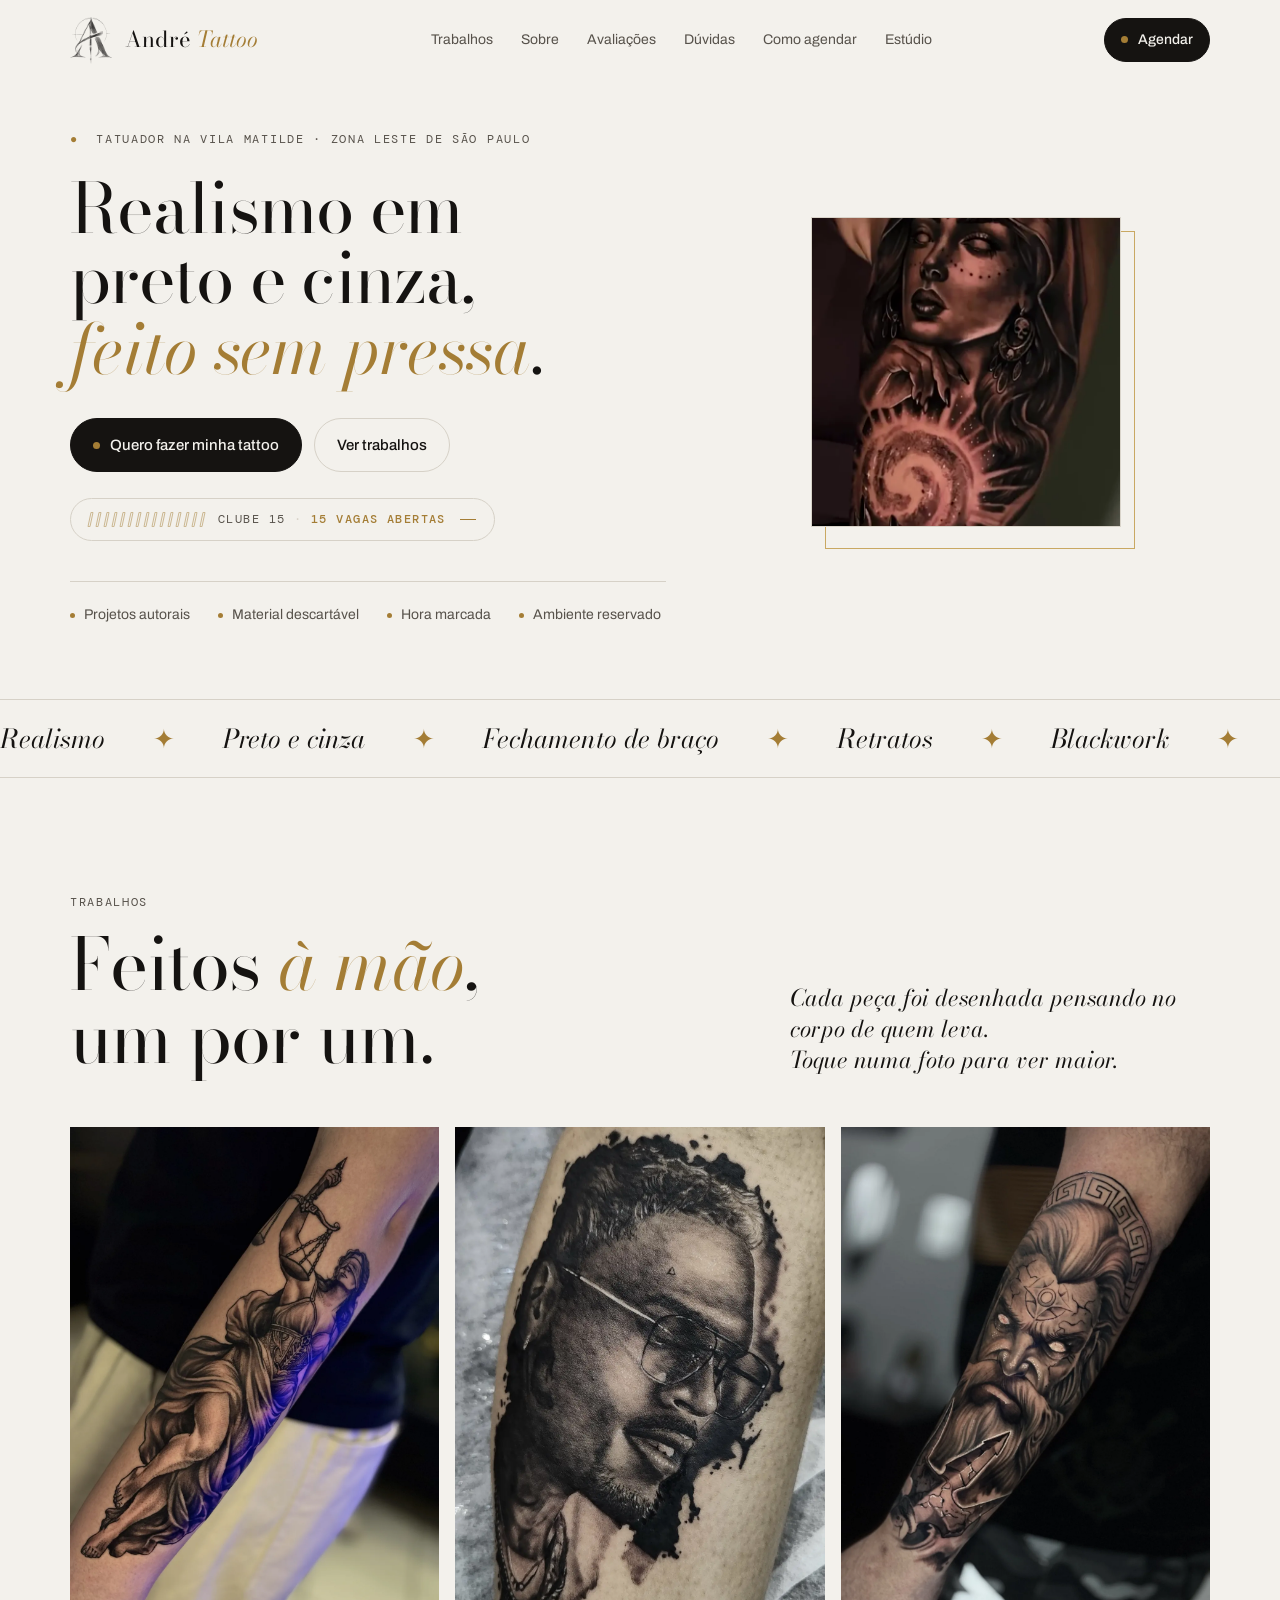
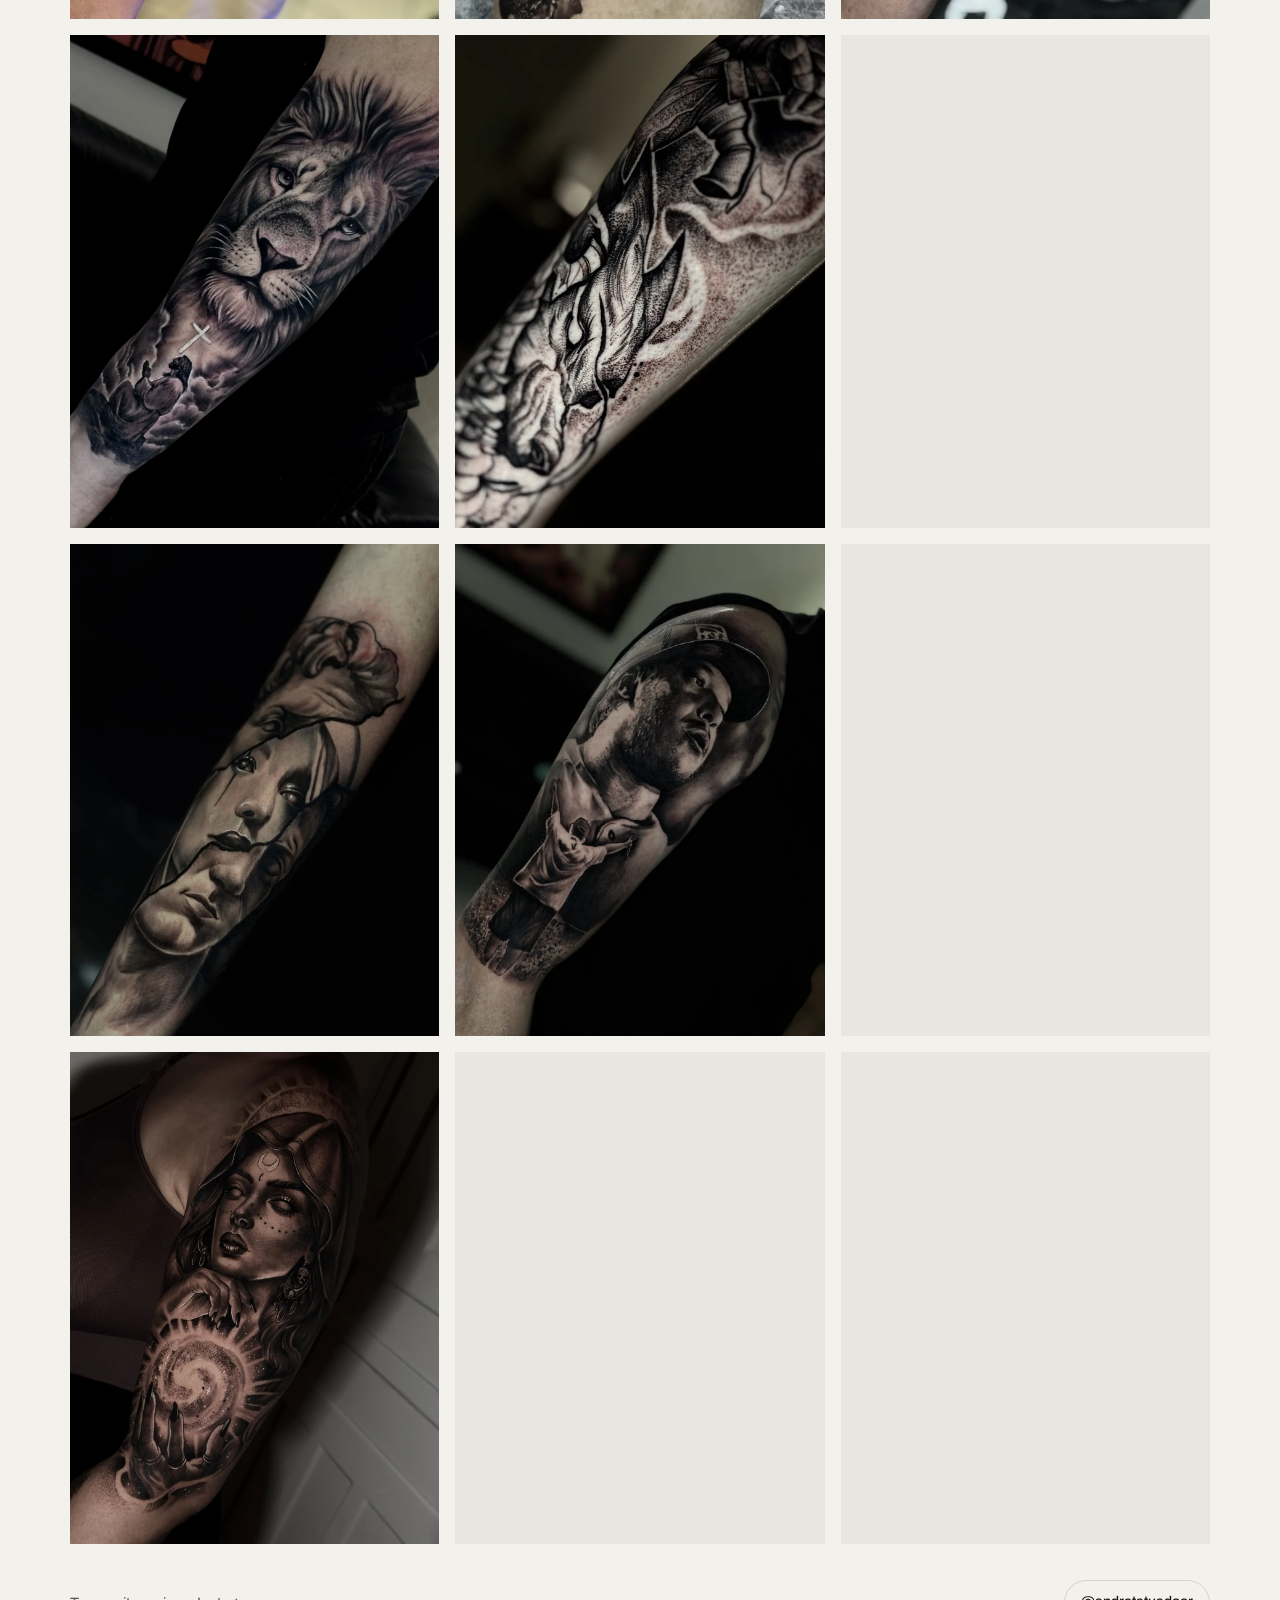
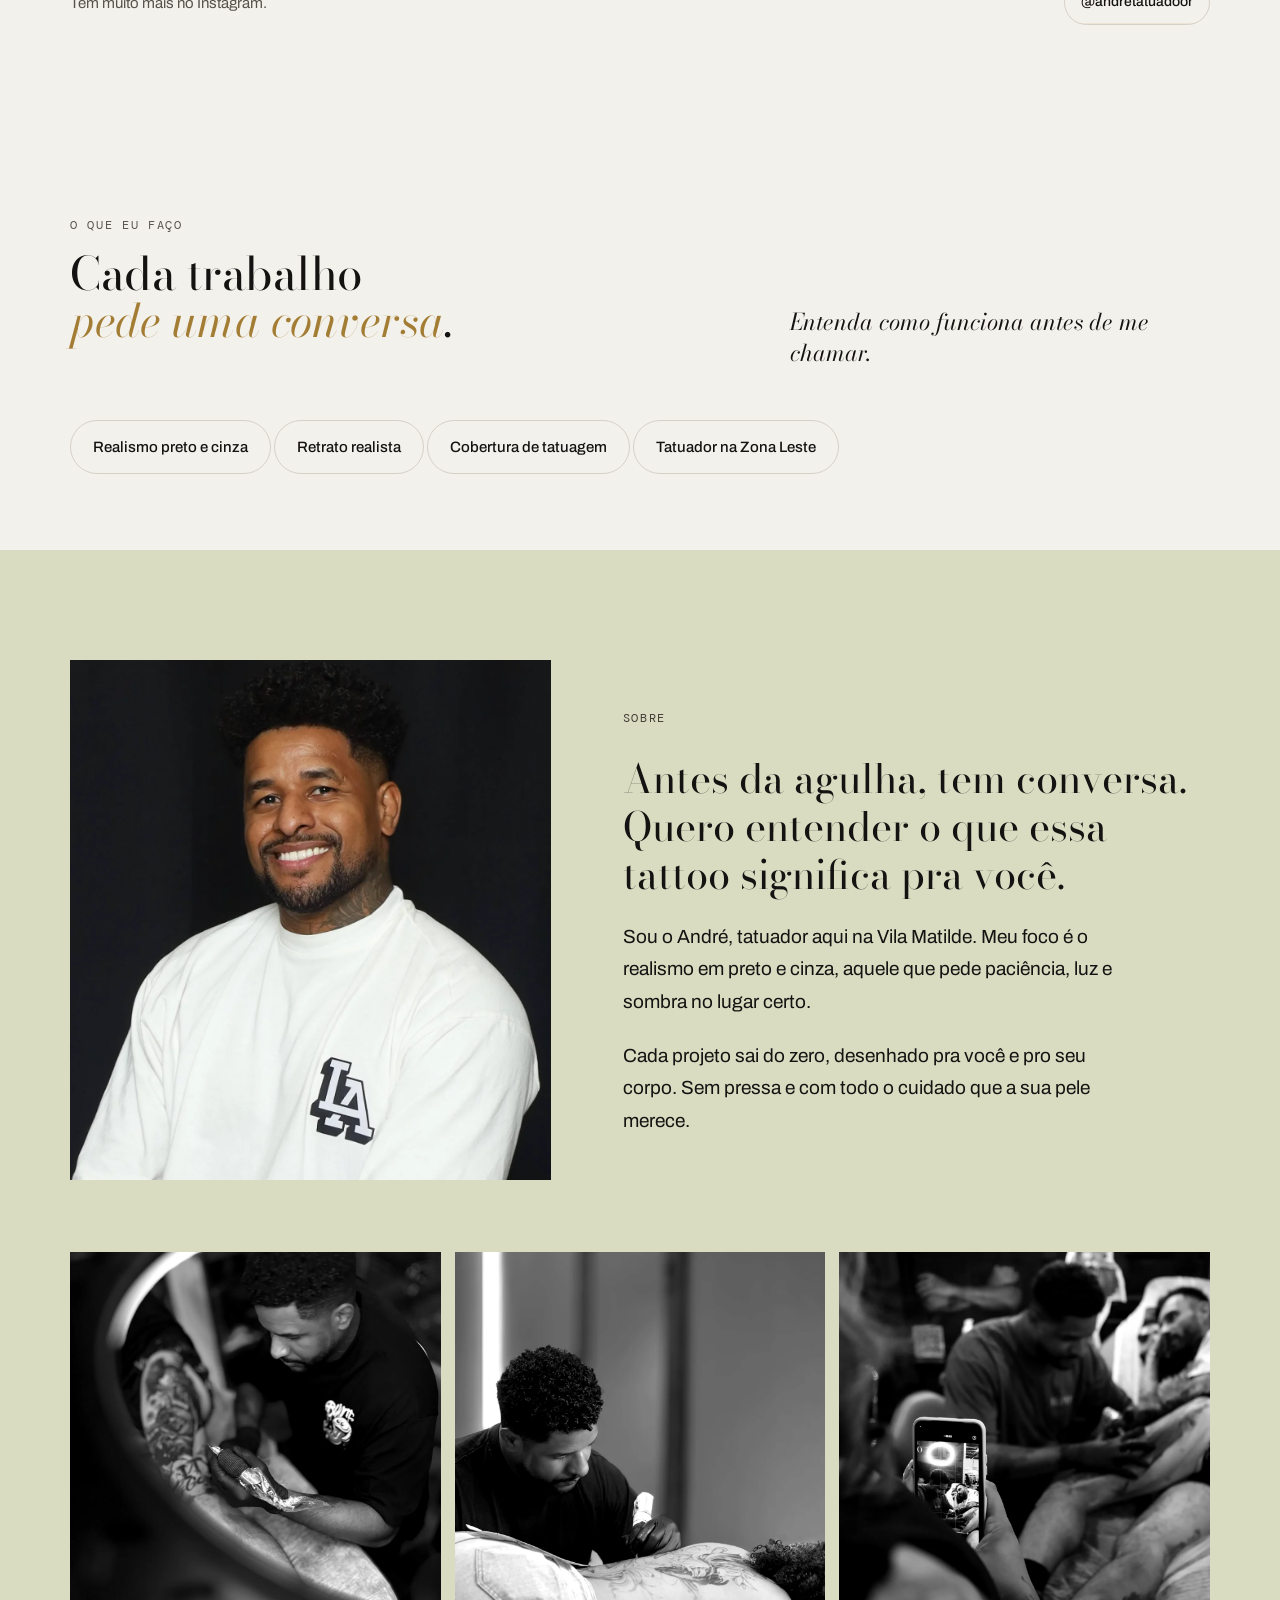
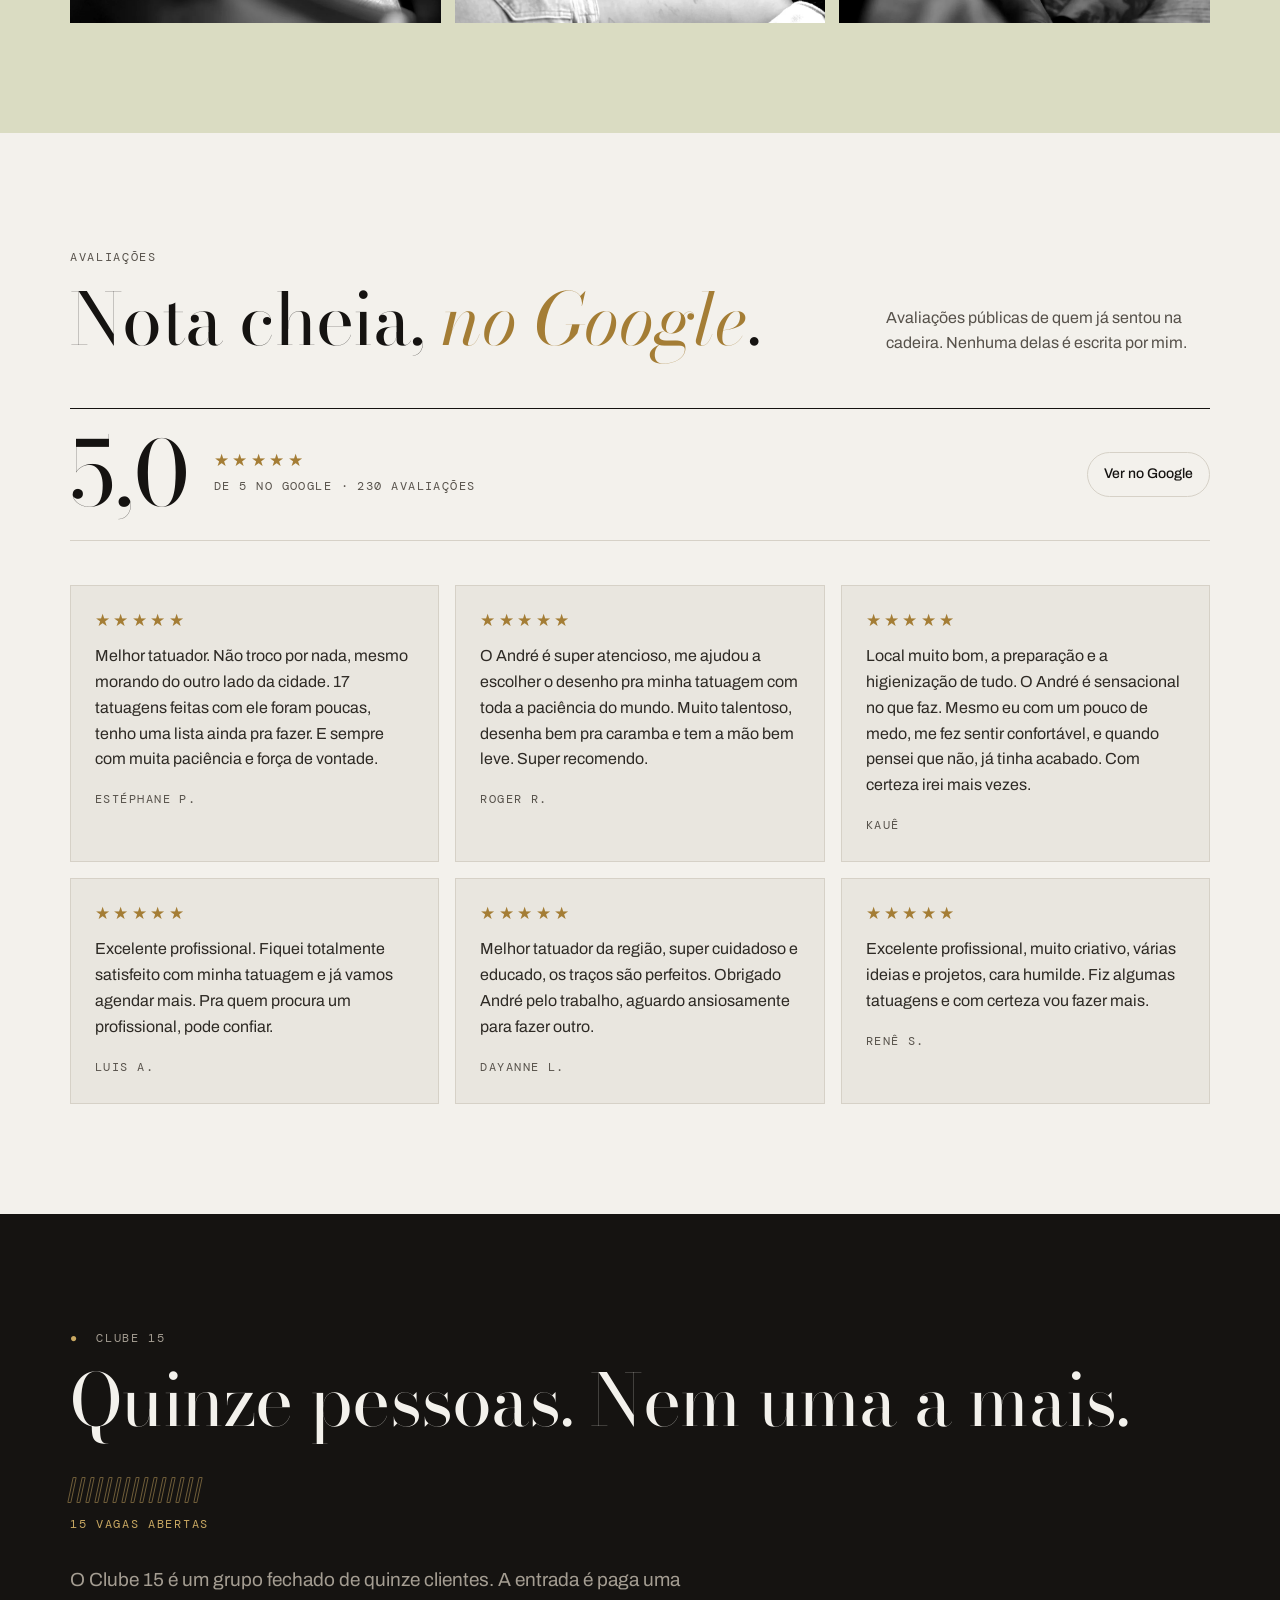
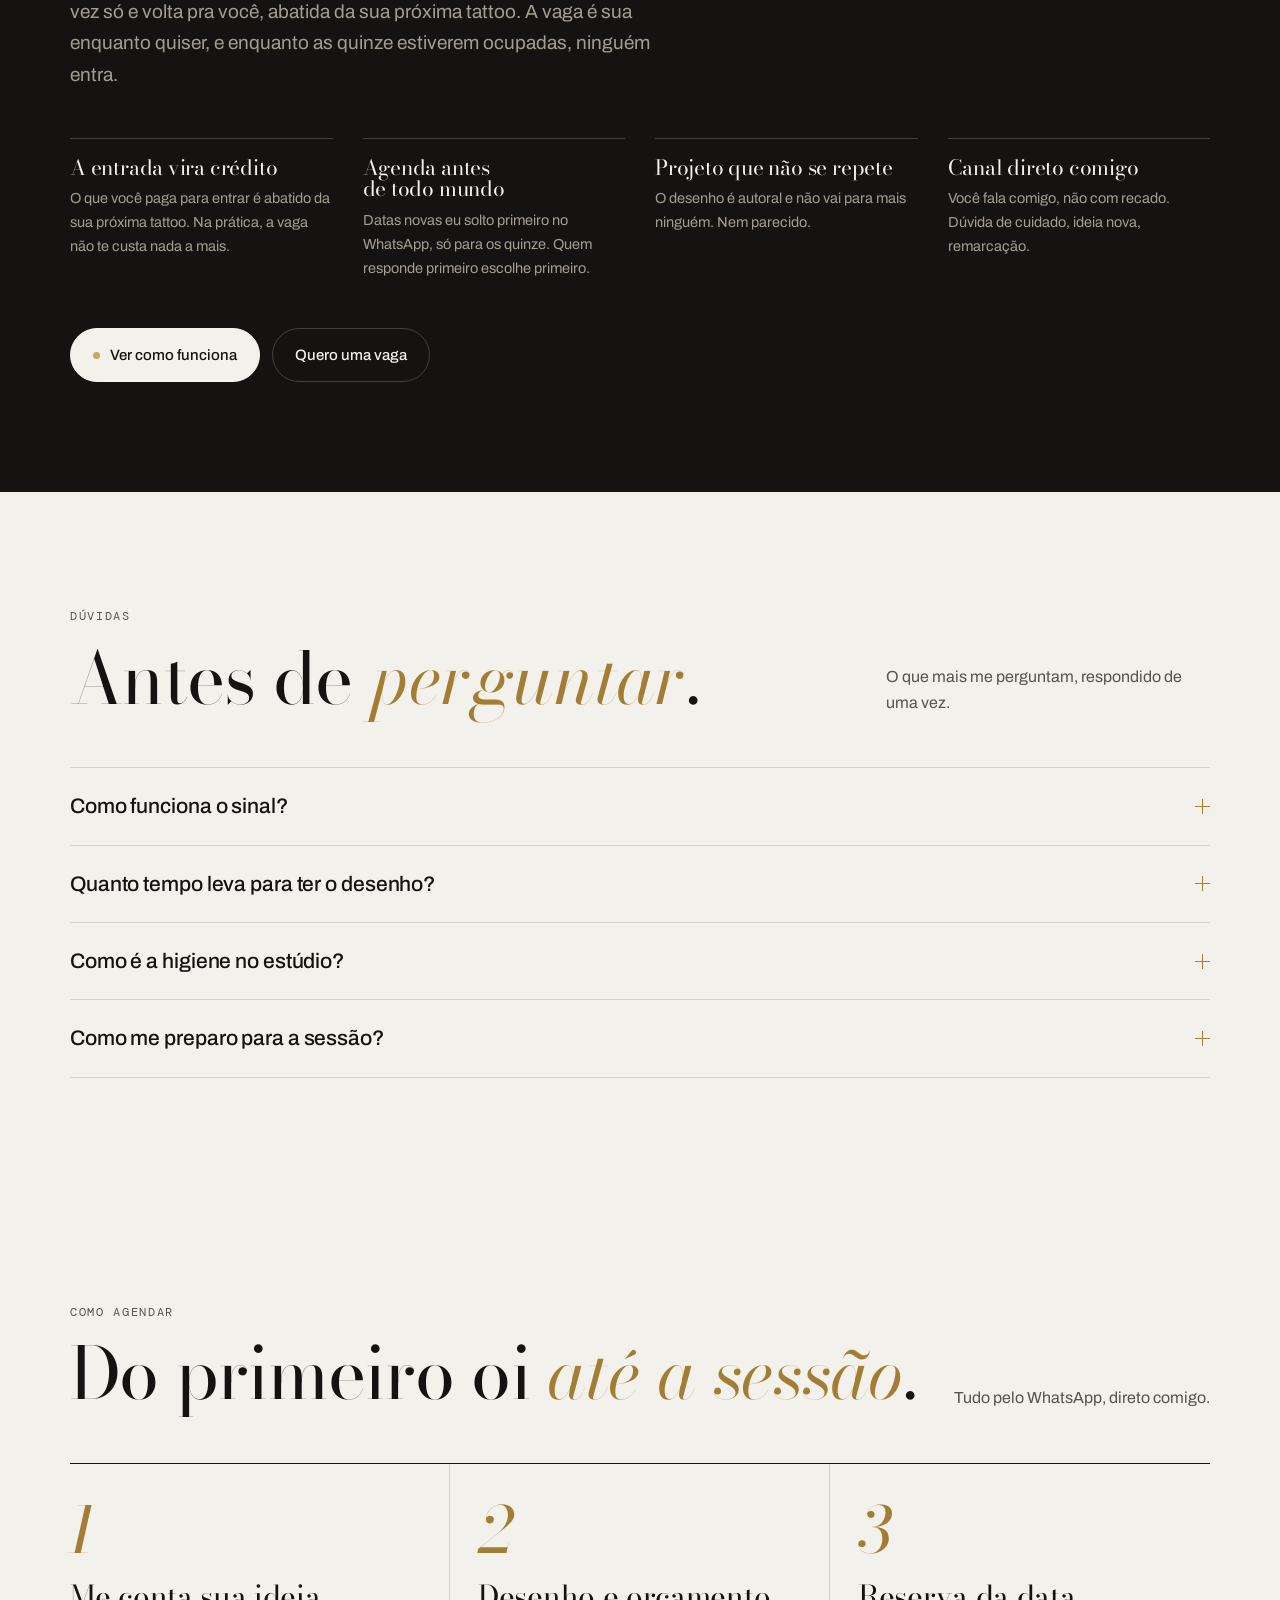
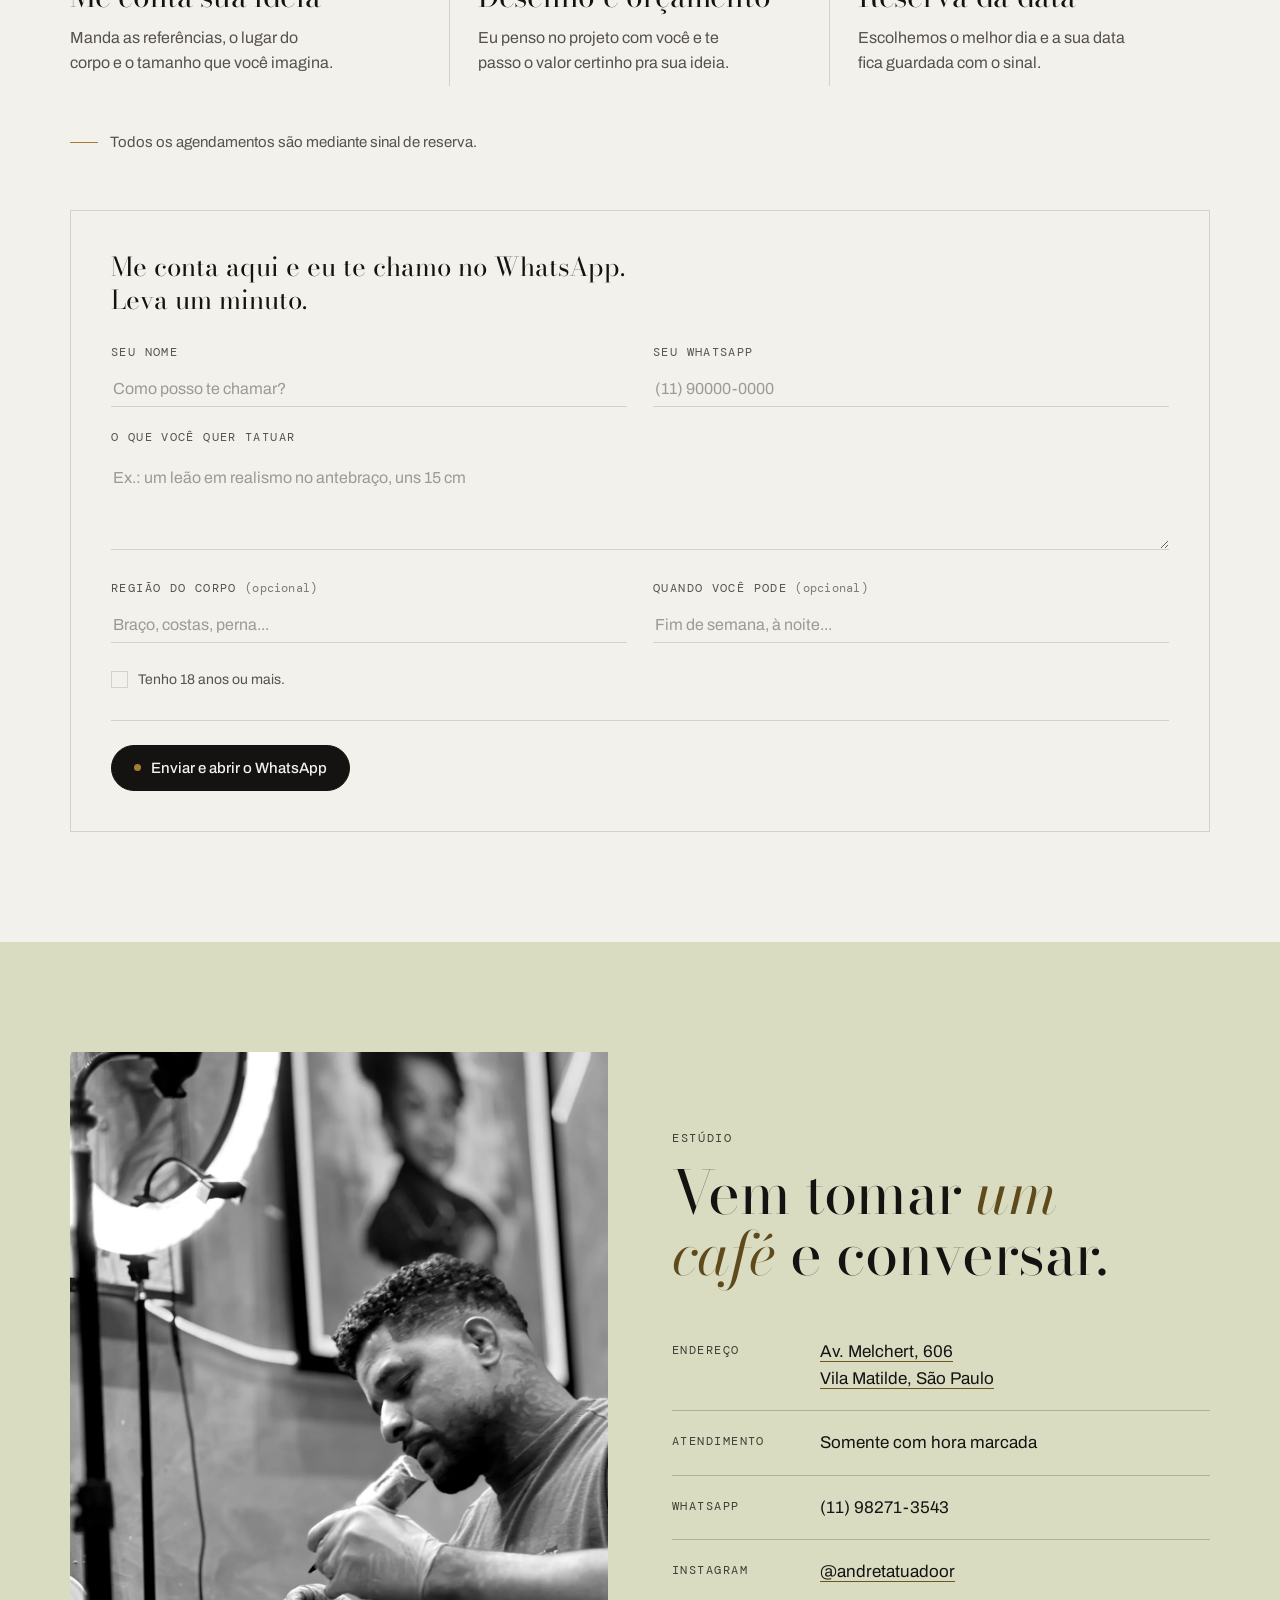
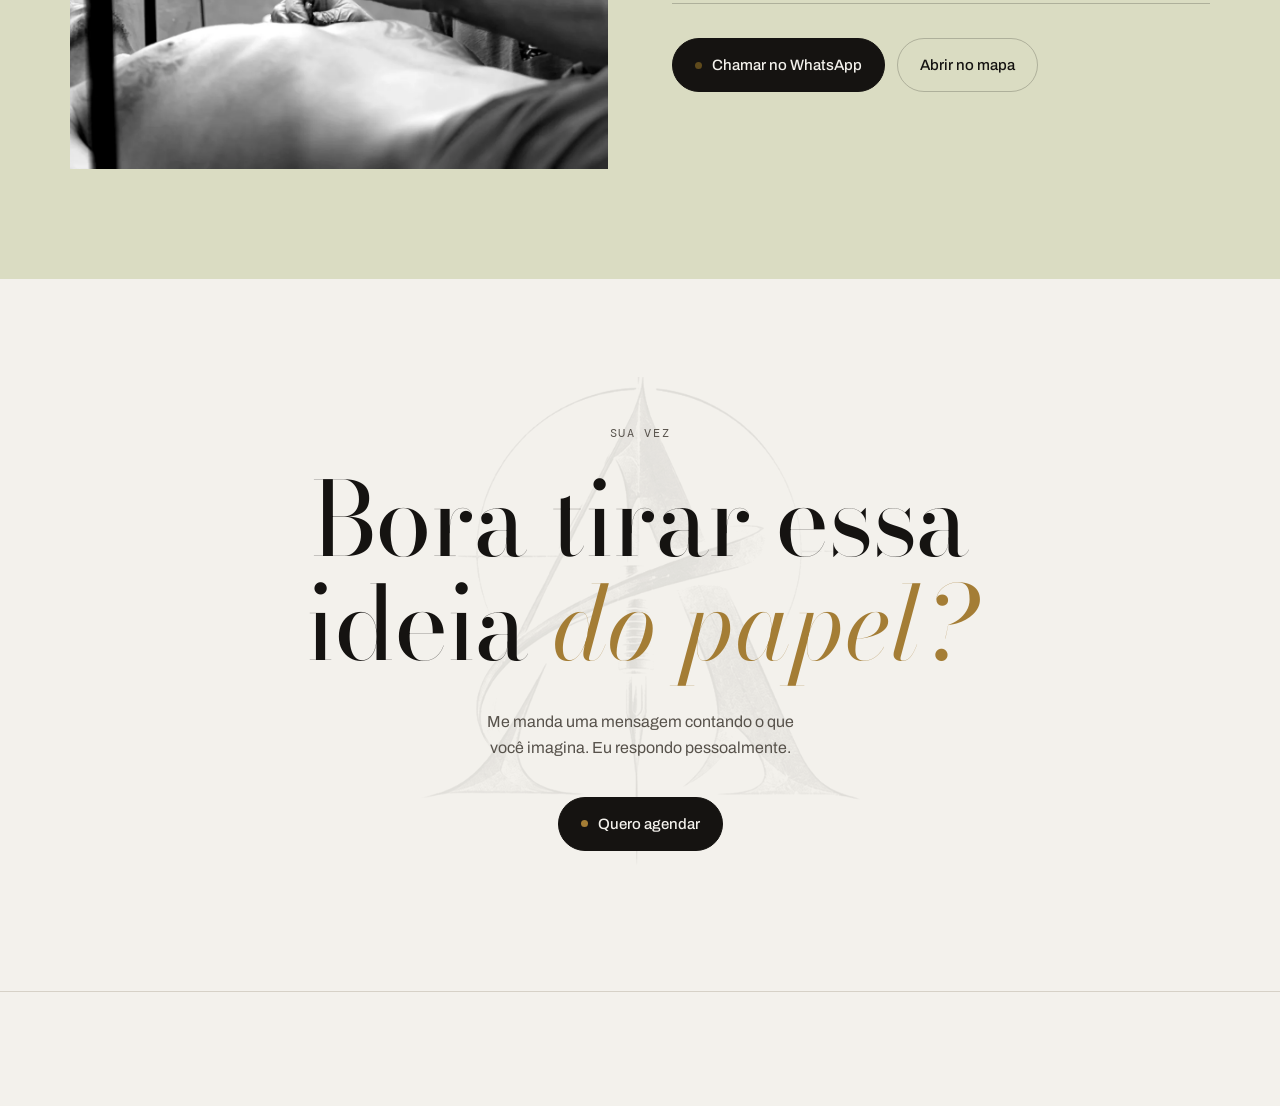
<file: index.html>
<!doctype html>
<html lang="pt-BR">
<head>
<meta charset="utf-8">
<meta name="viewport" content="width=device-width, initial-scale=1, viewport-fit=cover">
<title>Tatuador Realismo Preto e Cinza na Vila Matilde | André Tattoo</title>
<meta name="description" content="Tatuador de realismo preto e cinza na Vila Matilde, Zona Leste de São Paulo. Retratos, coberturas e projetos autorais com hora marcada. Agende pelo WhatsApp.">
<meta name="theme-color" content="#F3F1EC">
<link rel="canonical" href="https://andretattoo.com.br/">

<!-- SEARCH CONSOLE ------------------------------------------------------
     Para registrar o site no Google Search Console pelo método da etiqueta:
     1. Abra https://search.google.com/search-console e escolha "Prefixo do URL"
     2. Cole https://andretattoo.com.br/ e escolha "Tag HTML"
     3. Copie SÓ o conteúdo do content="..." que o Google mostrar
     4. Descomente a linha abaixo e cole no lugar de COLE-AQUI
     5. Publique o site e clique em "Verificar" no Google
     A etiqueta precisa continuar aqui para sempre: se sair, o Google
     desverifica a propriedade.
<meta name="google-site-verification" content="COLE-AQUI">
------------------------------------------------------------------------ -->

<meta property="og:type" content="website">
<meta property="og:site_name" content="André Tattoo">
<meta property="og:title" content="André Tattoo · Tatuador de realismo preto e cinza na Vila Matilde">
<meta property="og:description" content="Realismo preto e cinza, retratos e coberturas na Vila Matilde, Zona Leste de São Paulo. Projeto autoral, feito sem pressa, com hora marcada.">
<meta property="og:url" content="https://andretattoo.com.br/">
<meta property="og:image" content="https://andretattoo.com.br/img/og.png">
<meta property="og:image:width" content="1200"><meta property="og:image:height" content="630">
<meta property="og:locale" content="pt_BR">
<meta name="twitter:card" content="summary_large_image">

<link rel="icon" href="img/favicon.png" type="image/png">
<link rel="apple-touch-icon" href="img/apple-touch-icon.png">

<link rel="preconnect" href="https://fonts.googleapis.com">
<link rel="preconnect" href="https://fonts.gstatic.com" crossorigin>
<link rel="stylesheet" href="https://fonts.googleapis.com/css2?family=Bodoni+Moda:ital,opsz,wght@0,6..96,400;0,6..96,500;1,6..96,400;1,6..96,500&family=Archivo:wght@400;500;600&family=DM+Mono:wght@400;500&display=swap">
<link rel="stylesheet" href="css/style.css">

<script type="application/ld+json">
{
 "@context": "https://schema.org",
 "@graph": [
  {
   "@type": "TattooParlor",
   "@id": "https://andretattoo.com.br/#estudio",
   "name": "André Tattoo",
   "alternateName": [
    "Andre Tattoo",
    "Studio Andre Tattoo"
   ],
   "description": "Estúdio de tatuagem autoral na Vila Matilde, Zona Leste de São Paulo, especializado em realismo preto e cinza, retratos realistas e coberturas de tatuagem.",
   "url": "https://andretattoo.com.br/",
   "image": [
    "https://andretattoo.com.br/img/og.png",
    "https://andretattoo.com.br/img/andre-estudio.webp",
    "https://andretattoo.com.br/img/justica.webp"
   ],
   "logo": "https://andretattoo.com.br/img/logo-marca-tinta.webp",
   "telephone": "+5511982713543",
   "priceRange": "$$",
   "currenciesAccepted": "BRL",
   "availableLanguage": "pt-BR",
   "address": {
    "@type": "PostalAddress",
    "streetAddress": "Av. Melchert, 606",
    "addressLocality": "São Paulo",
    "addressRegion": "SP",
    "addressCountry": "BR",
    "postalCode": "03508-000"
   },
   "hasMap": "https://www.google.com/maps/search/?api=1&query=Avenida%20Melchert%2C%20606%2C%20Vila%20Matilde%2C%20S%C3%A3o%20Paulo",
   "areaServed": [
    {
     "@type": "City",
     "name": "São Paulo"
    },
    {
     "@type": "Place",
     "name": "Zona Leste de São Paulo"
    },
    {
     "@type": "Place",
     "name": "Vila Matilde"
    }
   ],
   "sameAs": [
    "https://www.instagram.com/andretatuadoor/",
    "https://www.tiktok.com/@andretattoo.ink",
    "https://share.google/JyrQZJZmjx97Fmlcr"
   ],
   "openingHoursSpecification": [
    {
     "@type": "OpeningHoursSpecification",
     "dayOfWeek": [
      "Monday",
      "Tuesday",
      "Wednesday",
      "Thursday",
      "Friday",
      "Saturday"
     ],
     "opens": "09:00",
     "closes": "22:00"
    }
   ],
   "publicAccess": false,
   "founder": {
    "@id": "https://andretattoo.com.br/#andre"
   },
   "employee": {
    "@id": "https://andretattoo.com.br/#andre"
   },
   "knowsAbout": [
    "realismo preto e cinza",
    "retrato realista",
    "cobertura de tatuagem",
    "fechamento de braço",
    "blackwork",
    "pontilhismo",
    "fine line",
    "realismo colorido"
   ],
   "aggregateRating": {
    "@type": "AggregateRating",
    "ratingValue": "5",
    "bestRating": "5",
    "worstRating": "1",
    "reviewCount": "230"
   },
   "review": [
    {
     "@type": "Review",
     "author": {
      "@type": "Person",
      "name": "Estéphane P."
     },
     "reviewRating": {
      "@type": "Rating",
      "ratingValue": "5",
      "bestRating": "5"
     },
     "reviewBody": "Melhor tatuador. Não troco por nada, mesmo morando do outro lado da cidade. 17 tatuagens feitas com ele foram poucas, tenho uma lista ainda pra fazer. E sempre com muita paciência e força de vontade."
    },
    {
     "@type": "Review",
     "author": {
      "@type": "Person",
      "name": "Roger R."
     },
     "reviewRating": {
      "@type": "Rating",
      "ratingValue": "5",
      "bestRating": "5"
     },
     "reviewBody": "O André é super atencioso, me ajudou a escolher o desenho pra minha tatuagem com toda a paciência do mundo. Muito talentoso, desenha bem pra caramba e tem a mão bem leve. Super recomendo."
    },
    {
     "@type": "Review",
     "author": {
      "@type": "Person",
      "name": "Dayanne L."
     },
     "reviewRating": {
      "@type": "Rating",
      "ratingValue": "5",
      "bestRating": "5"
     },
     "reviewBody": "Melhor tatuador da região, super cuidadoso e educado, os traços são perfeitos. Obrigado André pelo trabalho, aguardo ansiosamente para fazer outro."
    }
   ],
   "hasOfferCatalog": {
    "@type": "OfferCatalog",
    "name": "Serviços de tatuagem",
    "itemListElement": [
     {
      "@type": "Offer",
      "itemOffered": {
       "@type": "Service",
       "name": "Tatuagem em realismo preto e cinza",
       "description": "Projeto autoral em preto e cinza, com luz e sombra construídas para a região do corpo."
      }
     },
     {
      "@type": "Offer",
      "itemOffered": {
       "@type": "Service",
       "name": "Tatuagem de retrato realista",
       "description": "Retrato de pessoa ou animal em realismo, a partir de fotografia de referência."
      }
     },
     {
      "@type": "Offer",
      "itemOffered": {
       "@type": "Service",
       "name": "Cobertura de tatuagem (cover-up)",
       "description": "Projeto desenhado para esconder ou reaproveitar uma tatuagem antiga."
      }
     },
     {
      "@type": "Offer",
      "itemOffered": {
       "@type": "Service",
       "name": "Fechamento de braço e projetos grandes",
       "description": "Composição planejada por sessões para braço, perna ou costas."
      }
     },
     {
      "@type": "Offer",
      "itemOffered": {
       "@type": "Service",
       "name": "Blackwork e pontilhismo"
      }
     },
     {
      "@type": "Offer",
      "itemOffered": {
       "@type": "Service",
       "name": "Fine line"
      }
     },
     {
      "@type": "Offer",
      "itemOffered": {
       "@type": "Service",
       "name": "Realismo colorido"
      }
     }
    ]
   }
  },
  {
   "@type": "Person",
   "@id": "https://andretattoo.com.br/#andre",
   "name": "André Silva",
   "jobTitle": "Tatuador",
   "description": "Tatuador especializado em realismo preto e cinza, atendendo na Vila Matilde, Zona Leste de São Paulo.",
   "image": "https://andretattoo.com.br/img/andre-sorrindo.webp",
   "url": "https://andretattoo.com.br/",
   "worksFor": {
    "@id": "https://andretattoo.com.br/#estudio"
   },
   "knowsAbout": [
    "realismo preto e cinza",
    "retrato realista",
    "cobertura de tatuagem",
    "blackwork",
    "fine line"
   ],
   "sameAs": [
    "https://www.instagram.com/andretatuadoor/",
    "https://www.tiktok.com/@andretattoo.ink"
   ],
   "alternateName": "André Tattoo"
  },
  {
   "@type": "WebSite",
   "@id": "https://andretattoo.com.br/#site",
   "url": "https://andretattoo.com.br/",
   "name": "André Tattoo",
   "inLanguage": "pt-BR",
   "publisher": {
    "@id": "https://andretattoo.com.br/#estudio"
   }
  }
 ]
}
</script>
<!--faq-schema:inicio-->
        <script type="application/ld+json">
{
 "@context": "https://schema.org",
 "@type": "FAQPage",
 "mainEntity": [
  {
   "@type": "Question",
   "name": "Como funciona o sinal?",
   "acceptedAnswer": {
    "@type": "Answer",
    "text": "O sinal reserva a sua data na agenda e é abatido na sessão. Ele não é devolvido em cancelamento ou reagendamento: aquele dia sai da agenda e não volta a ser vendido. Combino tudo com você antes."
   }
  },
  {
   "@type": "Question",
   "name": "Quanto tempo leva para ter o desenho?",
   "acceptedAnswer": {
    "@type": "Answer",
    "text": "O desenho é feito depois da data marcada, e você vê antes da sessão. Ajuste faz parte: mexemos no que for preciso antes de aplicar o stencil. O que não dá é redesenhar o projeto inteiro na cadeira."
   }
  },
  {
   "@type": "Question",
   "name": "Como é a higiene no estúdio?",
   "acceptedAnswer": {
    "@type": "Answer",
    "text": "Agulhas e insumos descartáveis, abertos na sua frente a cada sessão. Atendimento com hora marcada, em ambiente reservado."
   }
  },
  {
   "@type": "Question",
   "name": "Como me preparo para a sessão?",
   "acceptedAnswer": {
    "@type": "Answer",
    "text": "Durma bem, coma antes de vir e evite álcool nas 24 horas anteriores. Roupa confortável que dê acesso à região. Sessão longa tem pausa, é só pedir. Pode trazer um acompanhante."
   }
  }
 ]
}
</script>
        <!--faq-schema:fim-->
<script>
/* abertura com a logo: uma vez por visita, e nunca para quem pediu menos movimento.
   Roda antes da primeira pintura, sem isso o site aparece antes da logo. */
(function(){
  try{
    if(matchMedia('(prefers-reduced-motion: reduce)').matches) return;
    if(sessionStorage.getItem('andre-abertura')) return;
    sessionStorage.setItem('andre-abertura','1');
  }catch(e){ return; }
  document.documentElement.className += ' abertura';
})();
</script>
</head>
<body>

<div class="intro" id="intro" aria-hidden="true">
  <div class="intro__palco">
    <div class="intro__esboco"><svg aria-hidden="true" xmlns="http://www.w3.org/2000/svg" viewBox="0 0 422 468" fill="none" stroke="currentColor" stroke-width="1.1" stroke-linecap="round" stroke-linejoin="round">
<path pathLength="1" style="--i:0" d="M 213.0 1.0 L 215.0 19.0 L 222.0 43.0 L 247.0 99.0 L 250.0 103.0 L 257.0 123.0 L 261.0 130.0 L 261.0 132.0 L 260.0 131.0 L 258.0 134.0 L 262.0 138.0 L 263.0 137.0 L 267.0 146.0 L 261.0 144.0 L 257.0 147.0 L 258.0 150.0 L 257.0 154.0 L 255.0 155.0 L 258.0 160.0 L 252.0 163.0 L 249.0 161.0 L 245.0 162.0 L 246.0 159.0 L 244.0 158.0 L 245.0 155.0 L 243.0 153.0 L 240.0 156.0 L 241.0 157.0 L 240.0 162.0 L 238.0 159.0 L 239.0 157.0 L 237.0 152.0 L 233.0 154.0 L 234.0 156.0 L 233.0 157.0 L 229.0 158.0 L 228.0 160.0 L 229.0 162.0 L 228.0 162.0 L 213.0 126.0 L 215.0 125.0 L 218.0 129.0 L 220.0 127.0 L 219.0 123.0 L 222.0 121.0 L 222.0 119.0 L 216.0 115.0 L 208.0 116.0 L 202.0 129.0 L 199.0 169.0 L 198.0 114.0 L 195.0 98.0 L 190.0 84.0 L 194.0 90.0 L 197.0 92.0 L 196.0 94.0 L 198.0 96.0 L 200.0 93.0 L 199.0 92.0 L 202.0 91.0 L 203.0 87.0 L 207.0 89.0 L 208.0 101.0 L 206.0 103.0 L 208.0 107.0 L 205.0 110.0 L 206.0 111.0 L 211.0 110.0 L 210.0 109.0 L 211.0 100.0 L 211.0 86.0 L 210.0 85.0 L 211.0 67.0 L 210.0 64.0 L 212.0 60.0 L 211.0 59.0 L 211.0 38.0 L 212.0 37.0 L 211.0 25.0 L 212.0 24.0 L 210.0 23.0 L 207.0 35.0 L 208.0 42.0 L 206.0 47.0 L 206.0 53.0 L 204.0 56.0 L 207.0 59.0 L 205.0 59.0 L 193.0 72.0 L 185.0 78.0 L 162.0 121.0 L 126.0 194.0 L 121.0 201.0 L 106.0 236.0 L 103.0 241.0 L 98.0 243.0 L 94.0 248.0 L 108.0 218.0 L 141.0 156.0 L 140.0 153.0 L 137.0 157.0 L 140.0 150.0 L 143.0 145.0 L 142.0 147.0 L 143.0 150.0 L 146.0 146.0 L 156.0 125.0 L 167.0 106.0 L 177.0 85.0 L 179.0 78.0 L 187.0 67.0 L 205.0 32.0 L 211.0 15.0 L 213.0 2.0 Z"/>
<path pathLength="1" style="--i:1" d="M 273.0 213.0 L 273.0 216.0 L 276.0 220.0 L 279.0 230.0 L 281.0 232.0 L 283.0 231.0 L 282.0 230.0 L 283.0 227.0 L 280.0 224.0 L 282.0 222.0 L 281.0 219.0 L 283.0 219.0 L 284.0 224.0 L 291.0 229.0 L 290.0 233.0 L 294.0 241.0 L 294.0 246.0 L 295.0 247.0 L 297.0 246.0 L 301.0 250.0 L 303.0 249.0 L 303.0 245.0 L 302.0 240.0 L 299.0 237.0 L 300.0 234.0 L 297.0 229.0 L 297.0 224.0 L 300.0 232.0 L 304.0 235.0 L 305.0 230.0 L 302.0 225.0 L 302.0 222.0 L 349.0 327.0 L 354.0 342.0 L 372.0 375.0 L 384.0 388.0 L 393.0 394.0 L 415.0 402.0 L 401.0 400.0 L 392.0 396.0 L 384.0 395.0 L 371.0 390.0 L 367.0 390.0 L 356.0 384.0 L 353.0 384.0 L 354.0 382.0 L 349.0 377.0 L 347.0 379.0 L 343.0 375.0 L 343.0 372.0 L 345.0 370.0 L 344.0 365.0 L 341.0 367.0 L 342.0 369.0 L 338.0 371.0 L 327.0 362.0 L 326.0 364.0 L 331.0 379.0 L 328.0 387.0 L 330.0 382.0 L 329.0 373.0 L 322.0 358.0 L 312.0 344.0 L 301.0 333.0 L 293.0 328.0 L 289.0 324.0 L 290.0 323.0 L 289.0 322.0 L 286.0 323.0 L 286.0 337.0 L 281.0 354.0 L 280.0 354.0 L 282.0 350.0 L 285.0 335.0 L 284.0 310.0 L 276.0 279.0 L 254.0 224.0 L 258.0 230.0 L 265.0 248.0 L 268.0 252.0 L 270.0 251.0 L 271.0 254.0 L 273.0 255.0 L 275.0 253.0 L 274.0 251.0 L 276.0 248.0 L 271.0 245.0 L 276.0 247.0 L 277.0 245.0 L 280.0 245.0 L 281.0 247.0 L 282.0 246.0 L 282.0 242.0 L 280.0 240.0 L 278.0 241.0 L 277.0 239.0 L 280.0 235.0 L 278.0 233.0 L 276.0 234.0 L 274.0 233.0 L 275.0 232.0 L 276.0 233.0 L 278.0 230.0 L 276.0 224.0 L 273.0 221.0 L 274.0 220.0 L 273.0 214.0 Z"/>
<path pathLength="1" style="--i:2" d="M 322.0 143.0 L 326.0 144.0 L 327.0 146.0 L 307.0 156.0 L 304.0 159.0 L 305.0 162.0 L 304.0 167.0 L 298.0 171.0 L 292.0 172.0 L 291.0 173.0 L 292.0 176.0 L 288.0 177.0 L 285.0 183.0 L 286.0 185.0 L 289.0 185.0 L 290.0 182.0 L 291.0 184.0 L 301.0 183.0 L 229.0 201.0 L 186.0 215.0 L 157.0 227.0 L 126.0 243.0 L 97.0 263.0 L 72.0 288.0 L 65.0 299.0 L 60.0 311.0 L 58.0 321.0 L 58.0 330.0 L 60.0 339.0 L 65.0 349.0 L 59.0 340.0 L 55.0 327.0 L 56.0 303.0 L 60.0 292.0 L 70.0 275.0 L 93.0 252.0 L 104.0 245.0 L 99.0 250.0 L 102.0 251.0 L 106.0 249.0 L 125.0 236.0 L 124.0 233.0 L 114.0 240.0 L 107.0 243.0 L 122.0 232.0 L 142.0 220.0 L 174.0 204.0 L 200.0 193.0 L 201.0 192.0 L 198.0 185.0 L 198.0 181.0 L 201.0 180.0 L 207.0 181.0 L 206.0 187.0 L 202.0 190.0 L 205.0 191.0 L 218.0 185.0 L 221.0 185.0 L 265.0 168.0 L 314.0 153.0 L 324.0 148.0 L 325.0 145.0 L 323.0 144.0 Z"/>
<path pathLength="1" style="--i:3" d="M 204.0 213.0 L 211.0 214.0 L 211.0 221.0 L 208.0 222.0 L 212.0 225.0 L 206.0 227.0 L 212.0 229.0 L 211.0 230.0 L 212.0 232.0 L 208.0 234.0 L 213.0 237.0 L 211.0 240.0 L 208.0 241.0 L 214.0 243.0 L 211.0 245.0 L 213.0 248.0 L 209.0 249.0 L 214.0 251.0 L 209.0 254.0 L 214.0 256.0 L 210.0 259.0 L 211.0 261.0 L 206.0 262.0 L 213.0 264.0 L 212.0 267.0 L 208.0 267.0 L 206.0 269.0 L 214.0 270.0 L 211.0 272.0 L 211.0 276.0 L 213.0 278.0 L 211.0 279.0 L 198.0 278.0 L 197.0 271.0 L 203.0 269.0 L 199.0 267.0 L 198.0 264.0 L 205.0 262.0 L 199.0 261.0 L 198.0 258.0 L 199.0 257.0 L 198.0 256.0 L 201.0 255.0 L 199.0 253.0 L 201.0 249.0 L 198.0 248.0 L 198.0 246.0 L 199.0 243.0 L 202.0 241.0 L 198.0 237.0 L 202.0 234.0 L 200.0 233.0 L 199.0 230.0 L 204.0 227.0 L 200.0 226.0 L 199.0 224.0 L 203.0 222.0 L 200.0 220.0 L 203.0 214.0 Z"/>
<path pathLength="1" style="--i:4" d="M 202.0 292.0 L 203.0 307.0 L 204.0 308.0 L 206.0 302.0 L 207.0 303.0 L 206.0 305.0 L 207.0 307.0 L 206.0 352.0 L 205.0 353.0 L 208.0 380.0 L 208.0 407.0 L 211.0 415.0 L 215.0 419.0 L 215.0 420.0 L 208.0 419.0 L 207.0 415.0 L 202.0 419.0 L 207.0 429.0 L 209.0 428.0 L 212.0 422.0 L 210.0 424.0 L 208.0 431.0 L 208.0 454.0 L 207.0 456.0 L 206.0 429.0 L 204.0 424.0 L 199.0 420.0 L 203.0 416.0 L 206.0 410.0 L 207.0 404.0 L 207.0 378.0 L 205.0 370.0 L 202.0 341.0 L 198.0 325.0 L 198.0 322.0 L 199.0 323.0 L 200.0 322.0 L 200.0 295.0 L 201.0 293.0 Z"/>
<path pathLength="1" style="--i:5" d="M 97.0 331.0 L 96.0 329.0 L 92.0 336.0 L 88.0 348.0 L 82.0 360.0 L 78.0 375.0 L 67.0 383.0 L 62.0 384.0 L 52.0 390.0 L 39.0 393.0 L 34.0 396.0 L 41.0 397.0 L 59.0 395.0 L 69.0 397.0 L 70.0 396.0 L 81.0 396.0 L 82.0 397.0 L 83.0 396.0 L 85.0 397.0 L 107.0 396.0 L 111.0 397.0 L 112.0 396.0 L 110.0 395.0 L 112.0 396.0 L 121.0 395.0 L 110.0 391.0 L 100.0 380.0 L 96.0 373.0 L 92.0 356.0 L 93.0 355.0 L 93.0 345.0 L 97.0 332.0 Z"/>
<path pathLength="1" style="--i:6" d="M 198.0 200.0 L 195.0 199.0 L 182.0 204.0 L 180.0 206.0 L 177.0 206.0 L 142.0 224.0 L 140.0 227.0 L 144.0 228.0 L 145.0 226.0 L 153.0 226.0 L 160.0 222.0 L 164.0 222.0 L 167.0 219.0 L 171.0 219.0 L 172.0 218.0 L 171.0 216.0 L 173.0 217.0 L 179.0 214.0 L 183.0 214.0 L 186.0 211.0 L 189.0 212.0 L 192.0 209.0 L 199.0 206.0 L 196.0 205.0 L 199.0 203.0 L 199.0 201.0 Z"/>
<path pathLength="1" style="--i:7" d="M 119.0 277.0 L 120.0 277.0 L 119.0 280.0 L 97.0 334.0 L 94.0 348.0 L 94.0 363.0 L 98.0 374.0 L 104.0 382.0 L 112.0 389.0 L 127.0 395.0 L 135.0 397.0 L 149.0 398.0 L 149.0 399.0 L 115.0 398.0 L 114.0 397.0 L 111.0 398.0 L 28.0 397.0 L 23.0 399.0 L 12.0 400.0 L 25.0 396.0 L 39.0 389.0 L 50.0 381.0 L 61.0 370.0 L 75.0 352.0 L 86.0 335.0 L 119.0 278.0 Z"/>
<path pathLength="1" style="--i:8" d="M 303.0 315.0 L 302.0 314.0 L 300.0 317.0 L 296.0 319.0 L 299.0 322.0 L 298.0 324.0 L 292.0 318.0 L 289.0 318.0 L 287.0 320.0 L 291.0 325.0 L 296.0 328.0 L 300.0 327.0 L 301.0 332.0 L 304.0 333.0 L 305.0 328.0 L 306.0 327.0 L 308.0 328.0 L 311.0 324.0 L 308.0 321.0 L 308.0 315.0 L 307.0 314.0 L 304.0 315.0 L 303.0 318.0 L 304.0 320.0 L 303.0 320.0 L 303.0 316.0 Z"/>
<path pathLength="1" style="--i:9" d="M 227.0 140.0 L 226.0 139.0 L 225.0 140.0 L 226.0 143.0 L 224.0 146.0 L 233.0 153.0 L 234.0 150.0 L 237.0 151.0 L 238.0 147.0 L 236.0 145.0 L 234.0 148.0 L 230.0 149.0 L 231.0 147.0 L 233.0 148.0 L 234.0 147.0 L 232.0 144.0 L 230.0 144.0 L 232.0 143.0 L 234.0 144.0 L 235.0 143.0 L 234.0 141.0 L 236.0 141.0 L 237.0 143.0 L 238.0 140.0 L 228.0 139.0 Z"/>
<path pathLength="1" style="--i:10" d="M 87.0 261.0 L 86.0 260.0 L 78.0 269.0 L 77.0 272.0 L 71.0 276.0 L 70.0 279.0 L 63.0 287.0 L 59.0 296.0 L 56.0 310.0 L 56.0 318.0 L 57.0 319.0 L 58.0 318.0 L 60.0 306.0 L 67.0 291.0 L 79.0 273.0 L 83.0 270.0 L 87.0 262.0 Z"/>
<path pathLength="1" style="--i:11" d="M 197.0 11.0 L 206.0 11.0 L 204.0 13.0 L 195.0 13.0 L 176.0 16.0 L 150.0 24.0 L 137.0 30.0 L 114.0 45.0 L 134.0 31.0 L 155.0 21.0 L 178.0 14.0 L 196.0 12.0 Z"/>
<path pathLength="1" style="--i:12" d="M 226.0 12.0 L 244.0 14.0 L 272.0 23.0 L 294.0 35.0 L 310.0 47.0 L 326.0 63.0 L 333.0 73.0 L 309.0 48.0 L 286.0 32.0 L 253.0 18.0 L 227.0 13.0 Z"/>
<path pathLength="1" style="--i:13" d="M 318.0 394.0 L 319.0 394.0 L 318.0 395.0 L 313.0 396.0 L 312.0 397.0 L 313.0 398.0 L 319.0 397.0 L 323.0 398.0 L 297.0 399.0 L 317.0 395.0 Z"/>
<path pathLength="1" style="--i:14" d="M 216.0 300.0 L 216.0 325.0 L 213.0 335.0 L 209.0 363.0 L 211.0 338.0 L 213.0 327.0 L 216.0 320.0 L 215.0 318.0 L 216.0 301.0 Z"/>
<path pathLength="1" style="--i:15" d="M 165.0 228.0 L 167.0 228.0 L 163.0 230.0 L 149.0 235.0 L 140.0 240.0 L 140.0 239.0 L 154.0 232.0 L 164.0 229.0 Z"/>
<path pathLength="1" style="--i:16" d="M 90.0 69.0 L 81.0 80.0 L 74.0 93.0 L 73.0 94.0 L 74.0 91.0 L 81.0 80.0 L 89.0 70.0 Z"/>
<path pathLength="1" style="--i:17" d="M 212.0 299.0 L 213.0 317.0 L 211.0 322.0 L 209.0 323.0 L 212.0 318.0 L 212.0 300.0 Z"/>
<path pathLength="1" style="--i:18" d="M 278.0 359.0 L 275.0 368.0 L 264.0 382.0 L 260.0 385.0 L 270.0 374.0 L 278.0 360.0 Z"/>
</svg></div>
    <span class="intro__arte"></span>
    <i class="intro__risco"></i>
  </div>
</div>
</div>

<svg id="needle" aria-hidden="true"><path class="track"/><path class="ink"/><path class="rastro"/><circle class="tip-ring" r="9"/><circle class="tip" r="3.2"/></svg>

<header class="nav" id="nav">
  <div class="wrap">
    <a class="logo" href="#topo"><span class="logo__marca" aria-hidden="true"></span><span class="logo__nome">André <i>Tattoo</i></span></a>
    <ul>
      <li><a href="#trabalhos">Trabalhos</a></li>
      <li><a href="#sobre">Sobre</a></li>
      <li><a href="#avaliacoes">Avaliações</a></li>
      <li><a href="#duvidas">Dúvidas</a></li>
      <li><a href="#agendar">Como agendar</a></li>
      <li><a href="#estudio">Estúdio</a></li>
    </ul>
    <a class="btn sm" href="https://wa.me/5511982713543?text=Oi%20Andre!%20Vim%20pelo%20site%20e%20quero%20fazer%20uma%20tattoo." target="_blank" rel="noopener" data-wa="topo"><span class="dot"></span>Agendar</a>
  </div>
</header>

<main id="topo">
  <section class="hero" style="padding:0">
    <div class="wrap">
      <div>
        <span class="eyebrow"><b>●</b>&nbsp; Tatuador na Vila Matilde · Zona Leste de São Paulo</span>
        <h1>Realismo em preto e cinza, <em>feito sem pressa</em>.</h1>
        <div class="ctas">
          <a class="btn" href="https://wa.me/5511982713543?text=Oi%20Andre!%20Vim%20pelo%20site%20e%20quero%20fazer%20uma%20tattoo." target="_blank" rel="noopener" data-wa="topo"><span class="dot"></span>Quero fazer minha tattoo</a>
          <a class="btn ghost" href="#trabalhos">Ver trabalhos</a>
        </div>
        <a class='selo' href='/clube-15'>
          <span class="selo__marcas" data-clube="marcas" aria-hidden="true"></span>
          <span class="selo__txt">Clube&nbsp;15 <i aria-hidden="true">·</i> <b data-clube="vagas">vagas abertas</b></span>
          <span class="selo__seta" aria-hidden="true"></span>
        </a>
        <div class="facts"><span>Projetos autorais</span><span>Material descartável</span><span>Hora marcada</span><span>Ambiente reservado</span></div>
      </div>
      <!-- A "tv": um quadrado menor que a foto, rodando o processo de uma peça
           do desenho ao resultado. Para trocar, substitua só video/processo.mp4
           e o quadro de capa video/processo.webp. -->
      <figure class="reveal tv">
        <video class="tv__tela" src="video/processo.mp4" poster="video/processo.webp"
               autoplay muted loop playsinline preload="metadata"
               width="640" height="640"
               aria-label="Do desenho ao resultado: o processo de uma tatuagem, em vídeo sem som"></video>
      </figure>
    </div>
  </section>

  <div class="ribbon" aria-hidden="true">
    <div class="track">
      <span>Realismo</span><span class="s">✦</span><span>Preto e cinza</span><span class="s">✦</span><span>Fechamento de braço</span><span class="s">✦</span><span>Retratos</span><span class="s">✦</span><span>Blackwork</span><span class="s">✦</span><span>Pets</span><span class="s">✦</span>
      <span>Realismo</span><span class="s">✦</span><span>Preto e cinza</span><span class="s">✦</span><span>Fechamento de braço</span><span class="s">✦</span><span>Retratos</span><span class="s">✦</span><span>Blackwork</span><span class="s">✦</span><span>Pets</span><span class="s">✦</span>
    </div>
  </div>

  <section id="trabalhos">
    <div class="wrap">
      <div class="head">
        <div>
          <span class="eyebrow">Trabalhos</span>
          <h2 style="margin-top:14px">Feitos <em>à mão</em>,<br>um por um.</h2>
        </div>
        <p class="frase">Cada peça foi desenhada pensando no corpo de quem leva.<br>Toque numa foto para ver maior.</p>
      </div>
      <div class="gallery" id="gallery" data-fonte="dados">
        <!--galeria:inicio-->
        <button class="work reveal" data-cap="Realismo · Dama da Justiça"><img src="img/justica.webp" alt="Dama da Justiça com balança e espada, em realismo preto e cinza no antebraço" width="1200" height="1600" decoding="async"><span class="cap">Dama da Justiça</span></button>
        <button class="work reveal" data-cap="Realismo · Retrato"><img src="img/retrato-oculos.webp" alt="Retrato masculino de óculos em realismo preto e cinza, com respingos de tinta, na panturrilha" width="1200" height="1600" loading="lazy" decoding="async"><span class="cap">Retrato</span></button>
        <button class="work reveal" data-cap="Realismo · Poseidon"><img src="img/poseidon.webp" alt="Rosto de Poseidon com tridente e grega, em realismo preto e cinza no antebraço" width="1200" height="1600" loading="lazy" decoding="async"><span class="cap">Poseidon</span></button>
        <button class="work reveal" data-cap="Realismo · Leão"><img src="img/leao.webp" alt="Leão em realismo preto e cinza no antebraço, com cruz e figura em oração entre as nuvens" width="1200" height="1600" loading="lazy" decoding="async"><span class="cap">Leão</span></button>
        <button class="work reveal" data-cap="Blackwork · Pontilhismo"><img src="img/fera.webp" alt="Peça em blackwork com sombreado em pontilhismo no antebraço" width="1200" height="1600" loading="lazy" decoding="async"><span class="cap">Pontilhismo</span></button>
        <button class="work reveal" data-cap="Realismo · Arcanjo"><img src="img/arcanjo.webp" alt="Arcanjo em realismo preto e cinza no antebraço" width="1100" height="1467" loading="lazy" decoding="async"><span class="cap">Arcanjo</span></button>
        <button class="work reveal" data-cap="Realismo · Rostos"><img src="img/rostos.webp" alt="Composição de rostos em realismo no antebraço" width="1100" height="1467" loading="lazy" decoding="async"><span class="cap">Rostos</span></button>
        <button class="work reveal" data-cap="Realismo · Retrato"><img src="img/retrato.webp" alt="Retrato realista no braço" width="1100" height="1467" loading="lazy" decoding="async"><span class="cap">Retrato</span></button>
        <button class="work reveal" data-cap="Realismo · Urso"><img src="img/urso.webp" alt="Urso com lua e montanhas em realismo no braço" width="1100" height="1467" loading="lazy" decoding="async"><span class="cap">Urso</span></button>
        <button class="work reveal" data-cap="Realismo · Cigana"><img src="img/cigana.webp" alt="Cigana de capuz com lua na testa, segurando uma galáxia, em realismo preto e cinza no braço" width="1200" height="1600" loading="lazy" decoding="async"><span class="cap">Cigana</span></button>
        <button class="work reveal" data-cap="Blackwork · Raposa"><img src="img/raposa.webp" alt="Raposa em blackwork pela perna" width="1100" height="1467" loading="lazy" decoding="async"><span class="cap">Raposa</span></button>
        <button class="work reveal" data-cap="Realismo colorido · Pet"><img src="img/pet.webp" alt="Cachorrinho em realismo colorido com flores no antebraço" width="1100" height="1467" loading="lazy" decoding="async"><span class="cap">Pet</span></button>
        <!--galeria:fim-->
      </div>
      <div class="gallery-foot">
        <span>Tem muito mais no Instagram.</span>
        <a class="btn ghost sm" href="https://www.instagram.com/andretatuadoor/" target="_blank" rel="noopener">@andretatuadoor</a>
      </div>
    </div>
  </section>

  <!-- ============ PÁGINAS DE ESTILO (links gerados por build.py) ============ -->
  <section class="conteudo" id="estilos">
    <div class="wrap">
      <div class="head reveal">
        <div>
          <span class="eyebrow">O que eu faço</span>
          <h2 style="margin-top:14px">Cada trabalho <em>pede uma conversa</em>.</h2>
        </div>
        <p class="frase">Entenda como funciona antes de me chamar.</p>
      </div>
      <div class="ctas reveal">
        <!--estilos:inicio-->
        <a class="btn ghost" href="realismo-preto-e-cinza">Realismo preto e cinza</a>
        <a class="btn ghost" href="tatuagem-retrato-realista">Retrato realista</a>
        <a class="btn ghost" href="cobertura-de-tatuagem">Cobertura de tatuagem</a>
        <a class="btn ghost" href="tatuador-zona-leste-sp">Tatuador na Zona Leste</a>
        <!--estilos:fim-->
      </div>
    </div>
  </section>

  <section class="about bloco" id="sobre">
    <div class="wrap">
      <div class="grid">
        <figure class="reveal"><img src="img/andre-sorrindo.webp" alt="André, tatuador, em retrato preto e branco" loading="lazy"></figure>
        <div class="text">
          <span class="eyebrow">Sobre</span>
          <p class="big">Antes da agulha, tem conversa. Quero entender o que essa tattoo significa pra você.</p>
          <p>Sou o André, tatuador aqui na Vila Matilde. Meu foco é o realismo em preto e cinza, aquele que pede paciência, luz e sombra no lugar certo.</p>
          <p>Cada projeto sai do zero, desenhado pra você e pro seu corpo. Sem pressa e com todo o cuidado que a sua pele merece.</p>
        </div>
      </div>
      <div class="strip">
        <img class="reveal" src="img/andre-trabalhando.webp" alt="André tatuando um braço" loading="lazy">
        <img class="reveal" src="img/andre-costas.webp" alt="André começando um projeto nas costas" loading="lazy">
        <img class="reveal" src="img/andre-evento.webp" alt="André tatuando durante um evento" loading="lazy">
      </div>
    </div>
  </section>

  <section class="rev" id="avaliacoes">
    <div class="wrap">
      <div class="head">
        <div>
          <span class="eyebrow">Avaliações</span>
          <h2 style="margin-top:14px">Nota cheia, <em>no Google</em>.</h2>
        </div>
        <p>Avaliações públicas de quem já sentou na cadeira. Nenhuma delas é escrita por mim.</p>
      </div>
      <div class="score">
        <div class="score__n" id="revNota">5,0</div>
        <div>
          <div class="stars" role="img" aria-label="Cinco estrelas de cinco">★★★★★</div>
          <p class="score__t">de 5 no Google<span id="revTotal"></span></p>
        </div>
        <a class="btn ghost sm" id="revLink" href="#" target="_blank" rel="noopener" hidden>Ver no Google</a>
      </div>
      <div class="rev__list" id="revList"></div>
    </div>
  </section>

  <!-- O convite entra depois da prova social: a pessoa já viu os trabalhos,
       já sabe quem eu sou e já leu as avaliações. É aqui que a oferta pega. -->
  <section class="clube" id="clube">
    <div class="wrap">
      <div class="clube__topo">
        <div>
          <span class="eyebrow"><b>●</b>&nbsp; Clube 15</span>
          <h2 style="margin-top:14px" data-clube="chamada">Quinze pessoas. Nem uma a mais.</h2>
        </div>
        <div class="clube__contador">
          <span class="clube__marcas" data-clube="marcas" aria-hidden="true"></span>
          <span class="clube__vagas" data-clube="vagas">vagas abertas</span>
        </div>
      </div>
      <p class="clube__resumo reveal" data-clube="resumo"></p>
      <ul class="inclui" data-clube="inclui"></ul>
      <div class="clube__acao reveal">
        <a class='btn' href='/clube-15'><span class="dot"></span>Ver como funciona</a>
        <a class="btn ghost" href="https://wa.me/5511982713543" target="_blank" rel="noopener"
           data-wa="clube" data-clube="entrar"><span data-clube="rotulo">Quero uma vaga</span></a>
      </div>
    </div>
  </section>

  <section class="faq" id="duvidas">
    <div class="wrap">
      <div class="head">
        <div>
          <span class="eyebrow">Dúvidas</span>
          <h2 style="margin-top:14px">Antes de <em>perguntar</em>.</h2>
        </div>
        <p>O que mais me perguntam, respondido de uma vez.</p>
      </div>
      <div class="acc" id="acc" data-fonte="dados">
        <!--duvidas:inicio-->
        <details class="acc__item reveal"><summary><span>Como funciona o sinal?</span><i aria-hidden="true"></i></summary><div class="acc__corpo"><p>O sinal reserva a sua data na agenda e é abatido na sessão. Ele <strong>não é devolvido em cancelamento ou reagendamento</strong>: aquele dia sai da agenda e não volta a ser vendido. Combino tudo com você antes.</p></div></details>
        <details class="acc__item reveal"><summary><span>Quanto tempo leva para ter o desenho?</span><i aria-hidden="true"></i></summary><div class="acc__corpo"><p>O desenho é feito depois da data marcada, e você vê antes da sessão. Ajuste faz parte: mexemos no que for preciso antes de aplicar o stencil. O que não dá é redesenhar o projeto inteiro na cadeira.</p></div></details>
        <details class="acc__item reveal"><summary><span>Como é a higiene no estúdio?</span><i aria-hidden="true"></i></summary><div class="acc__corpo"><p>Agulhas e insumos descartáveis, abertos na sua frente a cada sessão. Atendimento com hora marcada, em ambiente reservado.</p></div></details>
        <details class="acc__item reveal"><summary><span>Como me preparo para a sessão?</span><i aria-hidden="true"></i></summary><div class="acc__corpo"><p>Durma bem, coma antes de vir e evite álcool nas 24 horas anteriores. Roupa confortável que dê acesso à região. Sessão longa tem pausa, é só pedir. Pode trazer um acompanhante.</p></div></details>
        <!--duvidas:fim-->
      </div>
    </div>
  </section>

  <section id="agendar">
    <div class="wrap">
      <div class="head">
        <div>
          <span class="eyebrow">Como agendar</span>
          <h2 style="margin-top:14px">Do primeiro oi <em>até a sessão</em>.</h2>
        </div>
        <p>Tudo pelo WhatsApp, direto comigo.</p>
      </div>
      <div class="steps">
        <div class="step reveal"><div class="n">1</div><h3>Me conta sua ideia</h3><p>Manda as referências, o lugar do corpo e o tamanho que você imagina.</p></div>
        <div class="step reveal"><div class="n">2</div><h3>Desenho e orçamento</h3><p>Eu penso no projeto com você e te passo o valor certinho pra sua ideia.</p></div>
        <div class="step reveal"><div class="n">3</div><h3>Reserva da data</h3><p>Escolhemos o melhor dia e a sua data fica guardada com o sinal.</p></div>
      </div>
      <p class="note">Todos os agendamentos são mediante sinal de reserva.</p>

      <!-- name/method/data-netlify: a Netlify guarda uma cópia de cada lead e manda
           e-mail na hora. É a rede de segurança: roda no mesmo lugar do site, então
           funciona mesmo com o n8n do notebook desligado. -->
      <form class='form' id='form' method='POST' name='lead-site' novalidate>
        <input type="hidden" name="form-name" value="lead-site">
        <input type="hidden" name="origem" value="site">
        <p class="esconde" aria-hidden="true"><label>Deixe em branco<input name="bot-field" tabindex="-1" autocomplete="off"></label></p>
        <p class="form__topo">Me conta aqui e eu te chamo no WhatsApp. Leva um minuto.</p>
        <div class="form__grid">
          <label class="campo"><span>Seu nome</span>
            <input type="text" name="nome" autocomplete="name" placeholder="Como posso te chamar?" required></label>
          <label class="campo"><span>Seu WhatsApp</span>
            <input type="tel" name="whatsapp" inputmode="numeric" autocomplete="tel" placeholder="(11) 90000-0000" required></label>
          <label class="campo campo--largo"><span>O que você quer tatuar</span>
            <textarea name="ideia" rows="3" placeholder="Ex.: um leão em realismo no antebraço, uns 15 cm" required></textarea></label>
          <label class="campo"><span>Região do corpo <i>(opcional)</i></span>
            <input type="text" name="local" placeholder="Braço, costas, perna..."></label>
          <label class="campo"><span>Quando você pode <i>(opcional)</i></span>
            <input type="text" name="quando" placeholder="Fim de semana, à noite..."></label>
        </div>
        <label class="idade"><input type="checkbox" name="idade" required><span>Tenho 18 anos ou mais.</span></label>
        <div class="form__pe">
          <button class="btn" type="submit" id="formEnviar"><span class="dot"></span>Enviar e abrir o WhatsApp</button>
          <p class="form__erro" id="formErro" role="alert" aria-live="polite"></p>
        </div>
      </form>
    </div>
  </section>

  <section class="studio bloco" id="estudio">
    <div class="wrap">
      <div class="grid">
        <figure class="reveal"><img src="img/andre-estudio.webp" alt="André tatuando no estúdio" loading="lazy" style="object-position:60% 40%"></figure>
        <div class="info">
          <span class="eyebrow">Estúdio</span>
          <h2 style="margin-top:14px;font-size:clamp(36px,5vw,60px)">Vem tomar <em>um café</em> e conversar.</h2>
          <dl>
            <div><dt>Endereço</dt><dd><a href="https://www.google.com/maps/search/?api=1&query=Avenida%20Melchert%2C%20606%2C%20Vila%20Matilde%2C%20S%C3%A3o%20Paulo" target="_blank" rel="noopener">Av. Melchert, 606<br>Vila Matilde, São Paulo</a></dd></div>
            <div><dt>Atendimento</dt><dd>Somente com hora marcada</dd></div>
            <div><dt>WhatsApp</dt><dd>(11) 98271-3543</dd></div>
            <div><dt>Instagram</dt><dd><a href="https://www.instagram.com/andretatuadoor/" target="_blank" rel="noopener">@andretatuadoor</a></dd></div>
          </dl>
          <div class="ctas">
            <a class="btn" href="https://wa.me/5511982713543?text=Oi%20Andre!%20Vim%20pelo%20site%20e%20quero%20fazer%20uma%20tattoo." target="_blank" rel="noopener" data-wa="estudio"><span class="dot"></span>Chamar no WhatsApp</a>
            <a class="btn ghost" href="https://www.google.com/maps/search/?api=1&query=Avenida%20Melchert%2C%20606%2C%20Vila%20Matilde%2C%20S%C3%A3o%20Paulo" target="_blank" rel="noopener">Abrir no mapa</a>
          </div>
        </div>
      </div>
    </div>
  </section>

  <section class="final" id="fim">
    <div class="wrap">
      <span class="eyebrow">Sua vez</span>
      <h2>Bora tirar essa ideia <em>do papel?</em></h2>
      <p>Me manda uma mensagem contando o que você imagina. Eu respondo pessoalmente.</p>
      <a class="btn" href="https://wa.me/5511982713543?text=Oi%20Andre!%20Vim%20pelo%20site%20e%20quero%20fazer%20uma%20tattoo." target="_blank" rel="noopener" data-wa="obras"><span class="dot"></span>Quero agendar</a>
    </div>
  </section>
</main>

<footer>
  <div class="wrap">
    <div class="foot__id">
      <span class="foot__marca" aria-hidden="true"></span>
      <div class="foot__txt">
        <b>André Tattoo</b>
        <span>Av. Melchert, 606 · Vila Matilde · São Paulo, SP</span>
      </div>
    </div>

    <ul class="redes">
      <li><a href="https://wa.me/5511982713543?text=Oi%20Andre!%20Vim%20pelo%20site%20e%20quero%20fazer%20uma%20tattoo." target="_blank" rel="noopener" data-wa="obras" aria-label="WhatsApp (11) 98271-3543">
        <svg class="redes__ico redes__ico--cheio" viewBox="0 0 24 24" aria-hidden="true"><path d="M12 2a10 10 0 0 0-8.6 15.1L2 22l5-1.3A10 10 0 1 0 12 2Zm5.3 14.1c-.2.6-1.2 1.2-1.7 1.2-.5.1-1 .1-1.7-.1-.4-.1-1-.3-1.7-.6a11 11 0 0 1-4.2-3.9c-.5-.9-.8-1.7-.8-2.4 0-.7.3-1.3.7-1.7.2-.2.4-.3.6-.3h.5c.2 0 .4 0 .5.4l.7 1.7c.1.2 0 .4-.1.5l-.3.4c-.2.2-.3.3-.2.5.5 1.1 1.5 2.1 2.7 2.6.2.1.4.1.5-.1l.5-.6c.2-.2.3-.2.5-.1l1.6.8c.3.1.4.3.4.5 0 .2 0 .6-.2 1.1Z"/></svg>
        <span>(11) 98271-3543</span></a></li>

      <li><a href="https://www.instagram.com/andretatuadoor/" target="_blank" rel="noopener" aria-label="Instagram">
        <svg class="redes__ico" viewBox="0 0 24 24" aria-hidden="true"><rect x="3.2" y="3.2" width="17.6" height="17.6" rx="5"/><circle cx="12" cy="12" r="4.1"/><circle class="cheio" cx="17.3" cy="6.7" r="1.15"/></svg>
        <span>@andretatuadoor</span></a></li>

      <li><a href="https://www.tiktok.com/@andretattoo.ink" target="_blank" rel="noopener" aria-label="TikTok">
        <svg class="redes__ico redes__ico--cheio" viewBox="0 0 24 24" aria-hidden="true"><path d="M16.6 3h-2.9v12.1a2.8 2.8 0 1 1-2.3-2.8v-2.9a5.7 5.7 0 1 0 5.2 5.7V8.9a7 7 0 0 0 3.8 1.1V7.2c-2-.1-3.6-1.8-3.8-4.2Z"/></svg>
        <span>@andretattoo.ink</span></a></li>
    </ul>
  </div>
</footer>

<a class="btn float" id="float" href="https://wa.me/5511982713543?text=Oi%20Andre!%20Vim%20pelo%20site%20e%20quero%20fazer%20uma%20tattoo." target="_blank" rel="noopener" data-wa="barra"><span class="dot"></span>Agendar</a>

<div class="lb" id="lb" hidden>
  <img alt="">
  <button class="prev" aria-label="Foto anterior">‹</button>
  <button class="next" aria-label="Próxima foto">›</button>
  <button class="x" aria-label="Fechar">×</button>
  <span class="lbcap"></span>
</div>

<script src="js/dados.js"></script>
<script src="js/main.js"></script>
</body>
</html>
</file>
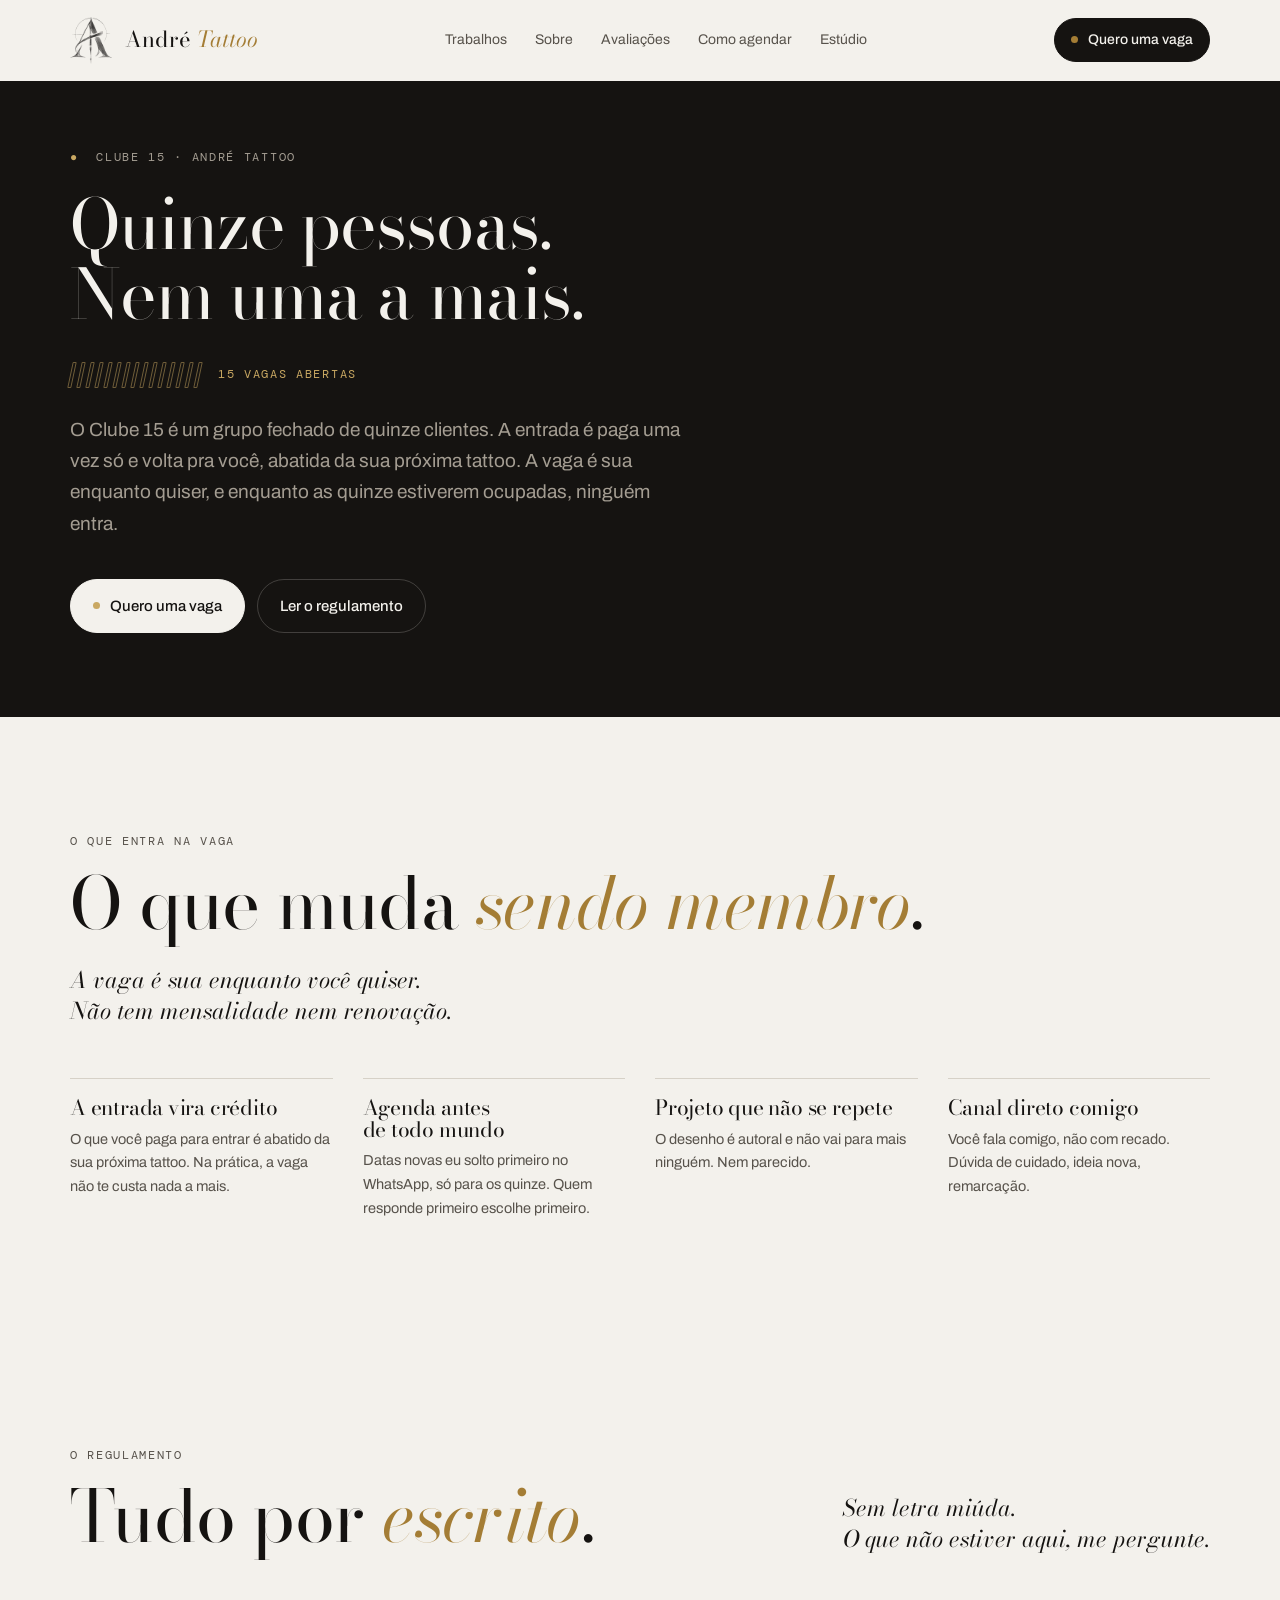
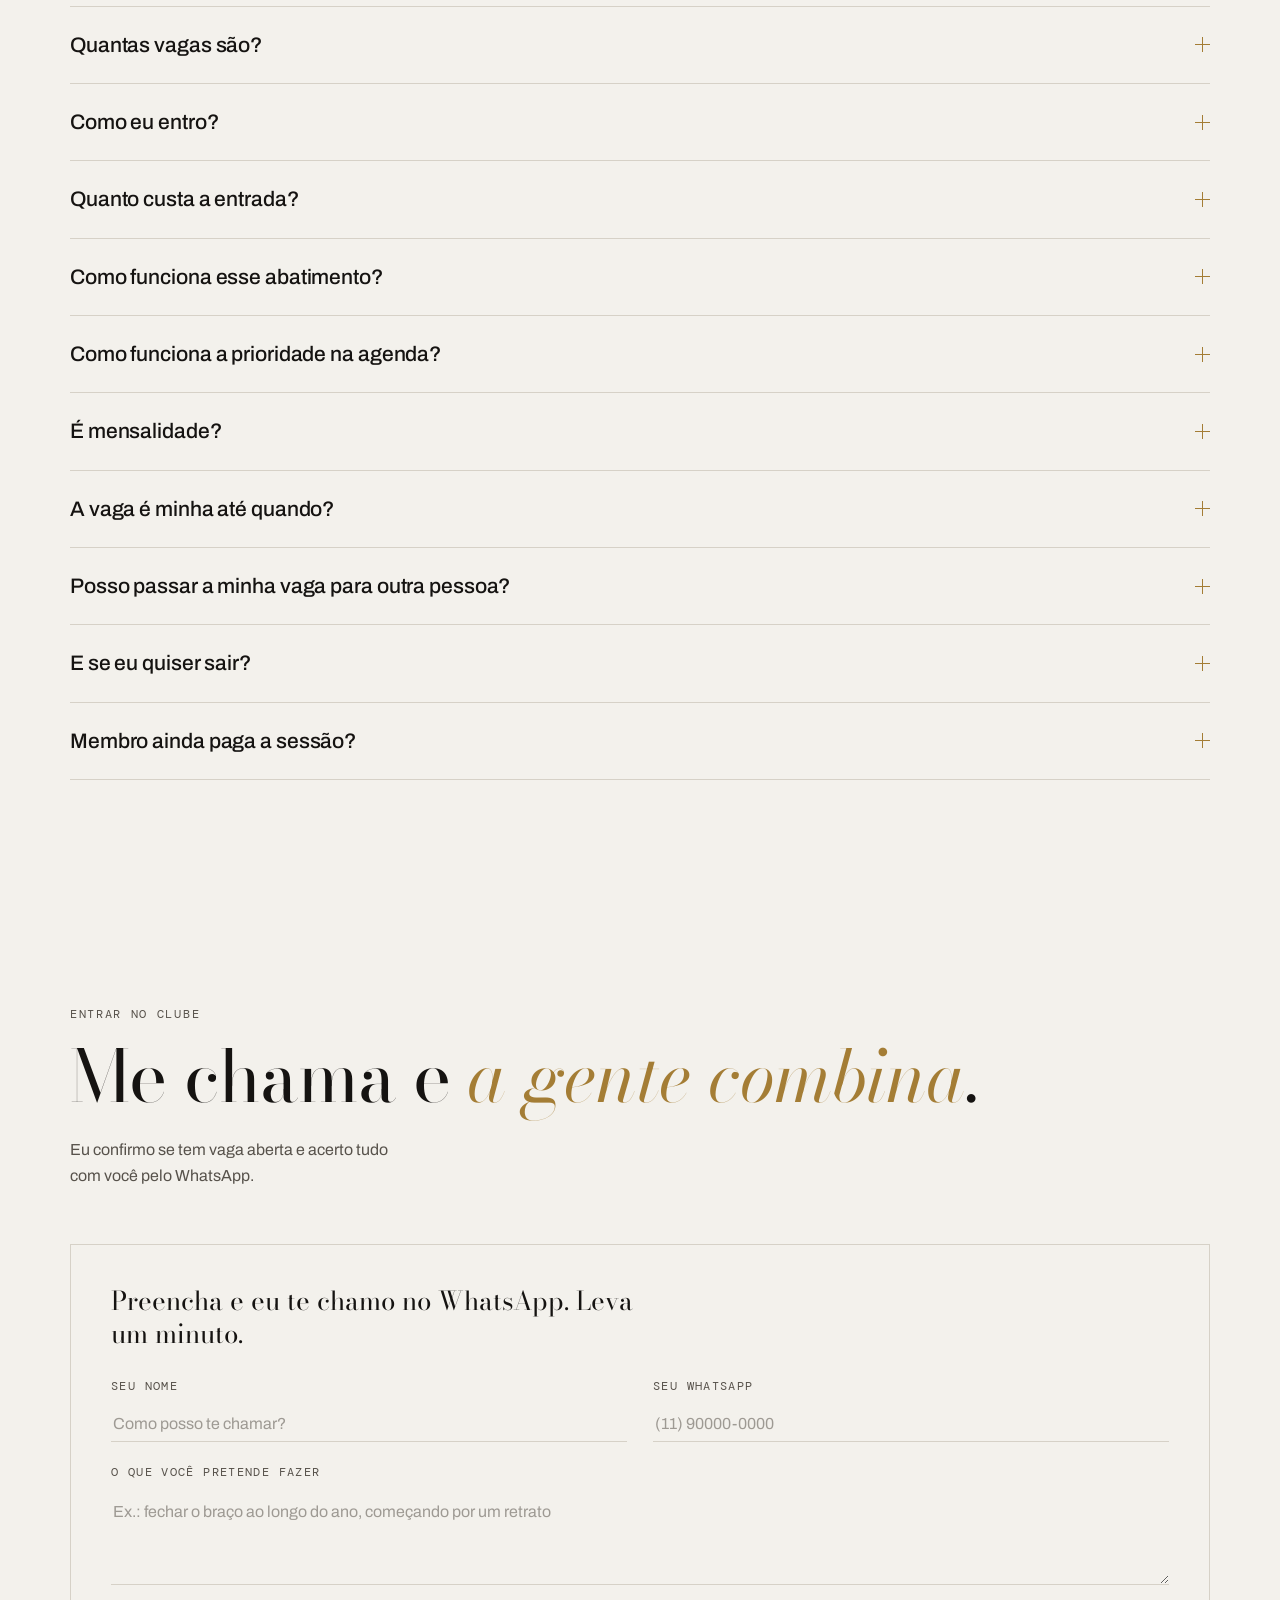
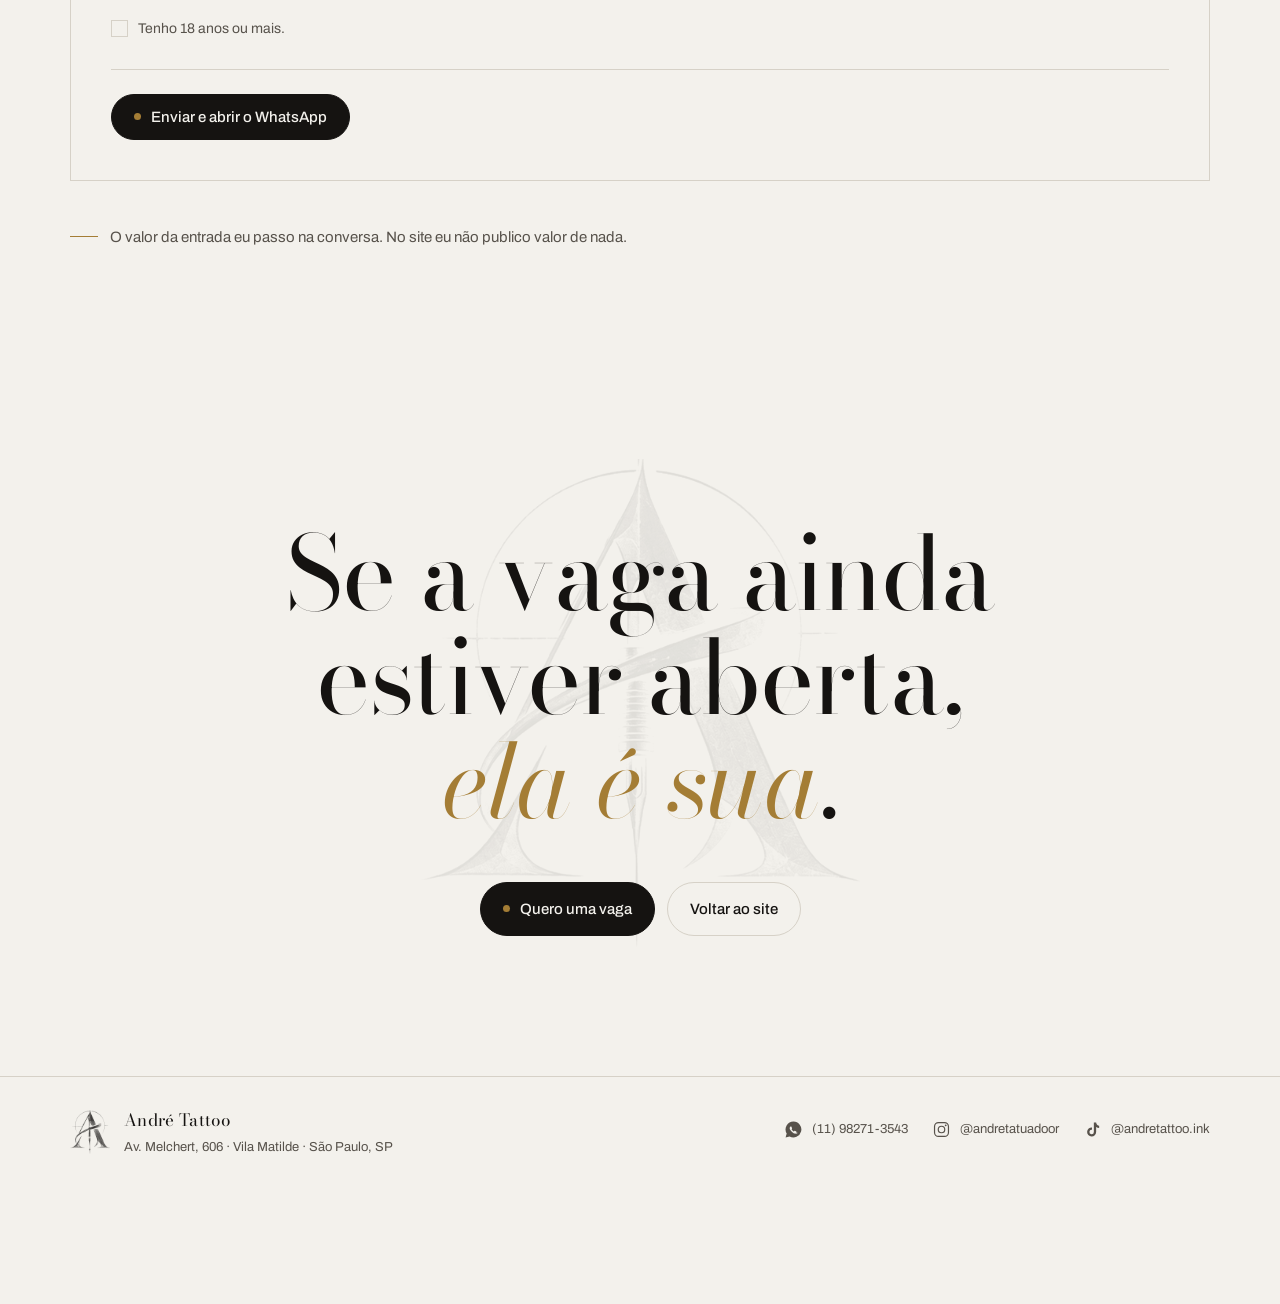
<file: clube-15.html>
<!doctype html>
<html lang="pt-BR">
<head>
<meta charset="utf-8">
<meta name="viewport" content="width=device-width, initial-scale=1, viewport-fit=cover">
<title>Clube 15 · André Tattoo</title>
<meta name="description" content="Clube 15: grupo fechado de quinze clientes do André Tattoo. A entrada vira crédito na sua próxima tattoo, com agenda prioritária e projeto exclusivo. Combinado pelo WhatsApp.">
<meta name="theme-color" content="#F3F1EC">
<link rel="canonical" href="https://andretattoo.com.br/clube-15">

<meta property="og:type" content="website">
<meta property="og:site_name" content="André Tattoo">
<meta property="og:title" content="Clube 15 · André Tattoo">
<meta property="og:description" content="Quinze pessoas. Nem uma a mais. A entrada vira crédito na sua próxima tattoo, com agenda prioritária e projeto exclusivo.">
<meta property="og:url" content="https://andretattoo.com.br/clube-15">
<meta property="og:image" content="https://andretattoo.com.br/img/og.png">
<meta property="og:image:width" content="1200"><meta property="og:image:height" content="630">
<meta property="og:locale" content="pt_BR">
<meta name="twitter:card" content="summary_large_image">

<link rel="icon" href="img/favicon.png" type="image/png">
<link rel="apple-touch-icon" href="img/apple-touch-icon.png">

<link rel="preconnect" href="https://fonts.googleapis.com">
<link rel="preconnect" href="https://fonts.gstatic.com" crossorigin>
<link rel="stylesheet" href="https://fonts.googleapis.com/css2?family=Bodoni+Moda:ital,opsz,wght@0,6..96,400;0,6..96,500;1,6..96,400;1,6..96,500&family=Archivo:wght@400;500;600&family=DM+Mono:wght@400;500&display=swap">
<link rel="stylesheet" href="css/style.css">

<script>document.documentElement.className += ' js';</script>
</head>
<body>

<svg id="needle" aria-hidden="true"><path class="track"/><path class="ink"/><path class="rastro"/><circle class="tip-ring" r="9"/><circle class="tip" r="3.2"/></svg>

<header class="nav" id="nav">
  <div class="wrap">
    <a class='logo' href='/'><span class="logo__marca" aria-hidden="true"></span><span class="logo__nome">André <i>Tattoo</i></span></a>
    <ul>
      <li><a href='/#trabalhos'>Trabalhos</a></li>
      <li><a href='/#sobre'>Sobre</a></li>
      <li><a href='/#avaliacoes'>Avaliações</a></li>
      <li><a href='/#agendar'>Como agendar</a></li>
      <li><a href='/#estudio'>Estúdio</a></li>
    </ul>
    <a class="btn sm" href="https://wa.me/5511982713543" target="_blank" rel="noopener" data-wa="clube" data-clube="entrar"><span class="dot"></span><span data-clube="rotulo">Quero uma vaga</span></a>
  </div>
</header>

<main id="topo">
  <!-- O topo do clube é escuro de ponta a ponta: quem chega aqui já decidiu
       olhar a oferta, então a página inteira pode assumir esse tom. -->
  <section class="hero clube clube--capa">
    <div class="wrap">
      <div>
        <span class="eyebrow"><b>●</b>&nbsp; Clube 15 · André Tattoo</span>
        <h1 data-clube="chamada">Quinze pessoas. Nem uma a mais.</h1>
        <div class="clube__contador">
          <span class="clube__marcas" data-clube="marcas" aria-hidden="true"></span>
          <span class="clube__vagas" data-clube="vagas">vagas abertas</span>
        </div>
        <p class="clube__resumo" data-clube="resumo"></p>
        <div class="clube__acao">
          <a class="btn" href="https://wa.me/5511982713543" target="_blank" rel="noopener"
             data-wa="clube" data-clube="entrar"><span class="dot"></span><span data-clube="rotulo">Quero uma vaga</span></a>
          <a class="btn ghost" href="#regras">Ler o regulamento</a>
        </div>
      </div>
    </div>
  </section>

  <section id="inclui">
    <div class="wrap">
      <div class="head">
        <div>
          <span class="eyebrow">O que entra na vaga</span>
          <h2 style="margin-top:14px">O que muda <em>sendo membro</em>.</h2>
        </div>
        <p class="frase">A vaga é sua enquanto você quiser.<br>Não tem mensalidade nem renovação.</p>
      </div>
      <ul class="inclui" data-clube="inclui"></ul>
    </div>
  </section>

  <section class="faq" id="regras">
    <div class="wrap">
      <div class="head">
        <div>
          <span class="eyebrow">O regulamento</span>
          <h2 style="margin-top:14px">Tudo por <em>escrito</em>.</h2>
        </div>
        <p class="frase">Sem letra miúda.<br>O que não estiver aqui, me pergunte.</p>
      </div>
      <div class="acc" data-clube="regras"></div>
    </div>
  </section>

  <section id="entrar">
    <div class="wrap">
      <div class="head">
        <div>
          <span class="eyebrow">Entrar no clube</span>
          <h2 style="margin-top:14px">Me chama e <em>a gente combina</em>.</h2>
        </div>
        <p>Eu confirmo se tem vaga aberta e acerto tudo com você pelo WhatsApp.</p>
      </div>

      <!-- mesma rede de segurança da home, com nome próprio para você separar
           quem veio pedir vaga no clube de quem veio pedir tattoo. -->
      <form class='form' data-erro='Preencha seu nome e o que você quer fazer.' data-origem='clube-15' data-wa='clube' id='form' method='POST' name='lead-clube15' novalidate>
        <input type="hidden" name="form-name" value="lead-clube15">
        <input type="hidden" name="origem" value="clube-15">
        <p class="esconde" aria-hidden="true"><label>Deixe em branco<input name="bot-field" tabindex="-1" autocomplete="off"></label></p>
        <p class="form__topo">Preencha e eu te chamo no WhatsApp. Leva um minuto.</p>
        <div class="form__grid">
          <label class="campo"><span>Seu nome</span>
            <input type="text" name="nome" autocomplete="name" placeholder="Como posso te chamar?" required></label>
          <label class="campo"><span>Seu WhatsApp</span>
            <input type="tel" name="whatsapp" inputmode="numeric" autocomplete="tel" placeholder="(11) 90000-0000" required></label>
          <label class="campo campo--largo"><span>O que você pretende fazer</span>
            <textarea name="ideia" rows="3" placeholder="Ex.: fechar o braço ao longo do ano, começando por um retrato" required></textarea></label>
        </div>
        <label class="idade"><input type="checkbox" name="idade" required><span>Tenho 18 anos ou mais.</span></label>
        <div class="form__pe">
          <button class="btn" type="submit" id="formEnviar"><span class="dot"></span>Enviar e abrir o WhatsApp</button>
          <p class="form__erro" id="formErro" role="alert" aria-live="polite"></p>
        </div>
      </form>
      <p class="note">O valor da entrada eu passo na conversa. No site eu não publico valor de nada.</p>
    </div>
  </section>

  <section class="final" id="fim">
    <div class="wrap">
      <h2>Se a vaga ainda estiver aberta,<br><em>ela é sua</em>.</h2>
      <div class="clube__acao" style="justify-content:center">
        <a class="btn" href="https://wa.me/5511982713543" target="_blank" rel="noopener"
           data-wa="clube" data-clube="entrar"><span class="dot"></span><span data-clube="rotulo">Quero uma vaga</span></a>
        <a class='btn ghost' href='/'>Voltar ao site</a>
      </div>
    </div>
  </section>
</main>

<footer>
  <div class="wrap">
    <div class="foot__id">
      <span class="foot__marca" aria-hidden="true"></span>
      <div class="foot__txt">
        <b>André Tattoo</b>
        <span>Av. Melchert, 606 · Vila Matilde · São Paulo, SP</span>
      </div>
    </div>

    <ul class="redes">
      <li><a href="https://wa.me/5511982713543" target="_blank" rel="noopener" data-wa="obras" aria-label="WhatsApp (11) 98271-3543">
        <svg class="redes__ico redes__ico--cheio" viewBox="0 0 24 24" aria-hidden="true"><path d="M12 2a10 10 0 0 0-8.6 15.1L2 22l5-1.3A10 10 0 1 0 12 2Zm5.3 14.1c-.2.6-1.2 1.2-1.7 1.2-.5.1-1 .1-1.7-.1-.4-.1-1-.3-1.7-.6a11 11 0 0 1-4.2-3.9c-.5-.9-.8-1.7-.8-2.4 0-.7.3-1.3.7-1.7.2-.2.4-.3.6-.3h.5c.2 0 .4 0 .5.4l.7 1.7c.1.2 0 .4-.1.5l-.3.4c-.2.2-.3.3-.2.5.5 1.1 1.5 2.1 2.7 2.6.2.1.4.1.5-.1l.5-.6c.2-.2.3-.2.5-.1l1.6.8c.3.1.4.3.4.5 0 .2 0 .6-.2 1.1Z"/></svg>
        <span>(11) 98271-3543</span></a></li>

      <li><a href="https://www.instagram.com/andretatuadoor/" target="_blank" rel="noopener" aria-label="Instagram">
        <svg class="redes__ico" viewBox="0 0 24 24" aria-hidden="true"><rect x="3.2" y="3.2" width="17.6" height="17.6" rx="5"/><circle cx="12" cy="12" r="4.1"/><circle class="cheio" cx="17.3" cy="6.7" r="1.15"/></svg>
        <span>@andretatuadoor</span></a></li>

      <li><a href="https://www.tiktok.com/@andretattoo.ink" target="_blank" rel="noopener" aria-label="TikTok">
        <svg class="redes__ico redes__ico--cheio" viewBox="0 0 24 24" aria-hidden="true"><path d="M16.6 3h-2.9v12.1a2.8 2.8 0 1 1-2.3-2.8v-2.9a5.7 5.7 0 1 0 5.2 5.7V8.9a7 7 0 0 0 3.8 1.1V7.2c-2-.1-3.6-1.8-3.8-4.2Z"/></svg>
        <span>@andretattoo.ink</span></a></li>
    </ul>
  </div>
</footer>

<a class="btn float" id="float" href="https://wa.me/5511982713543" target="_blank" rel="noopener" data-wa="clube" data-clube="entrar"><span class="dot"></span><span data-clube="rotulo">Quero uma vaga</span></a>

<script src="js/dados.js"></script>
<script src="js/main.js"></script>
</body>
</html>
</file>
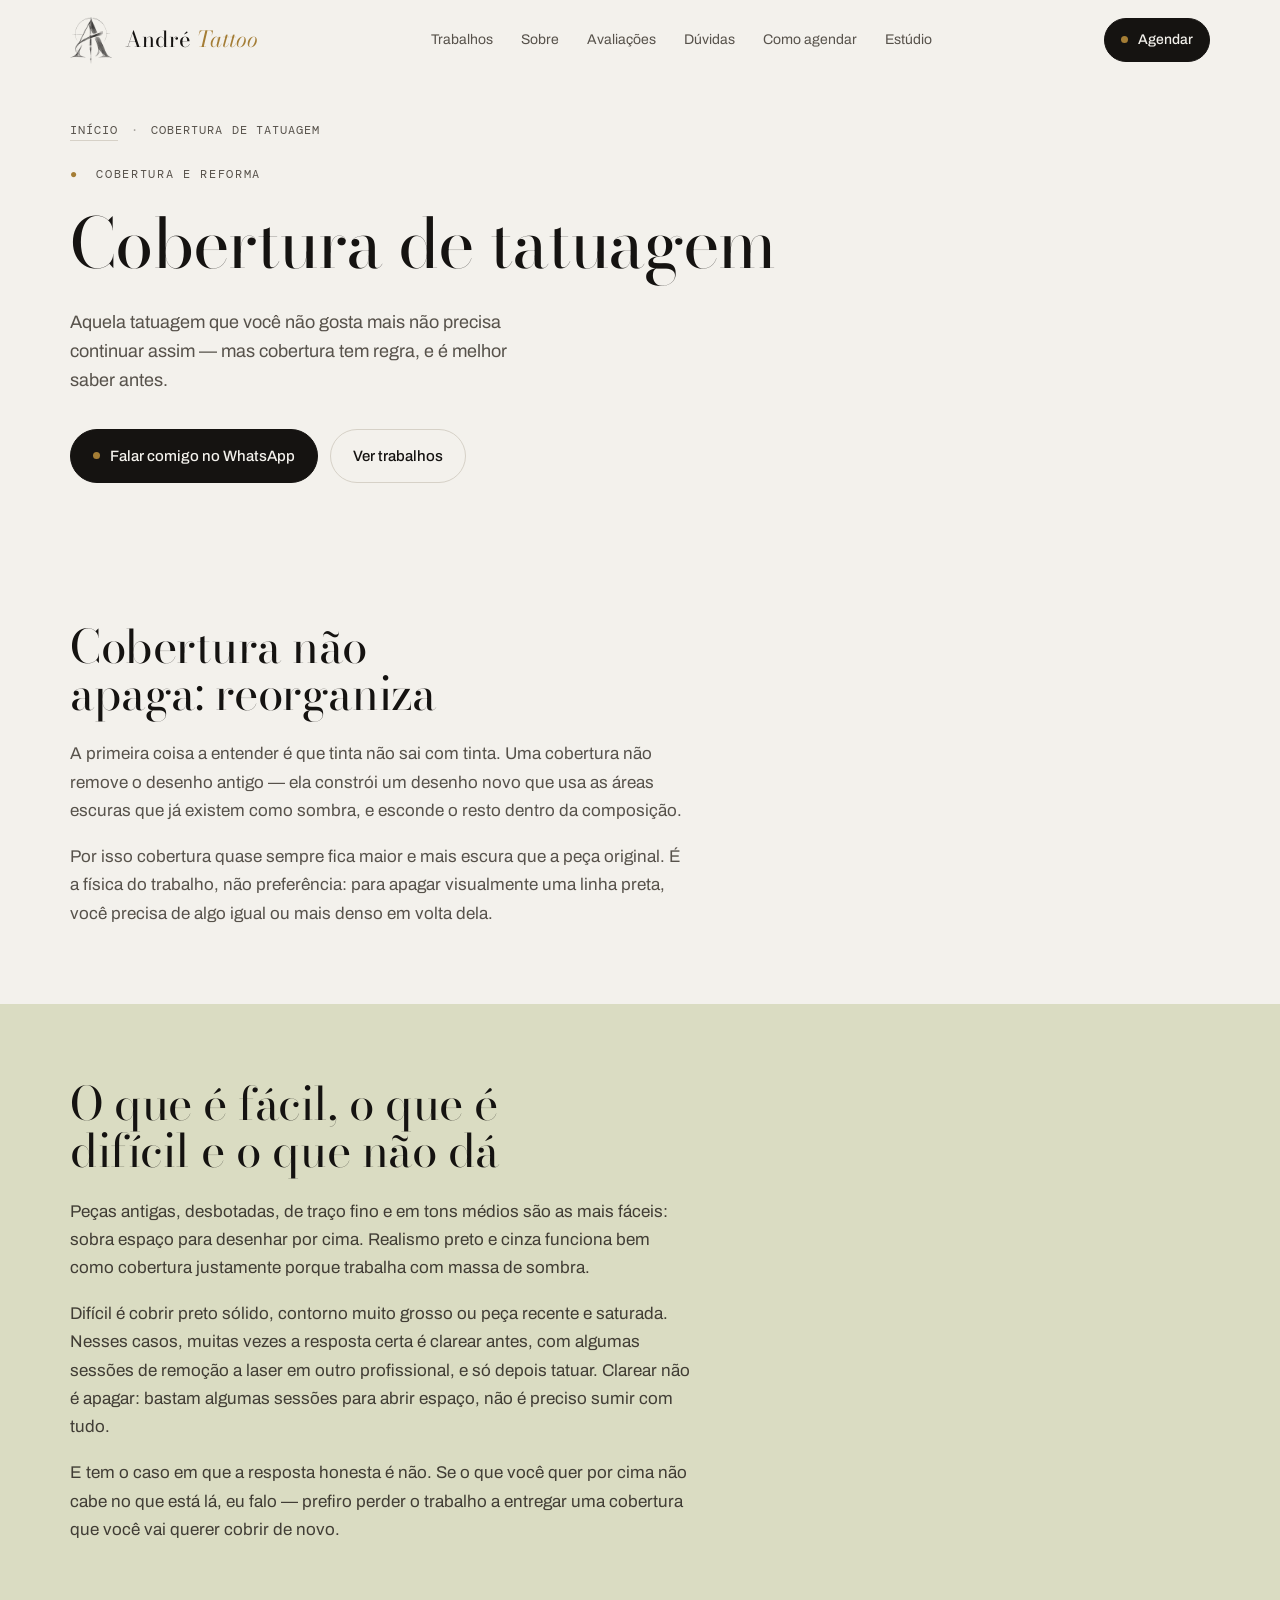
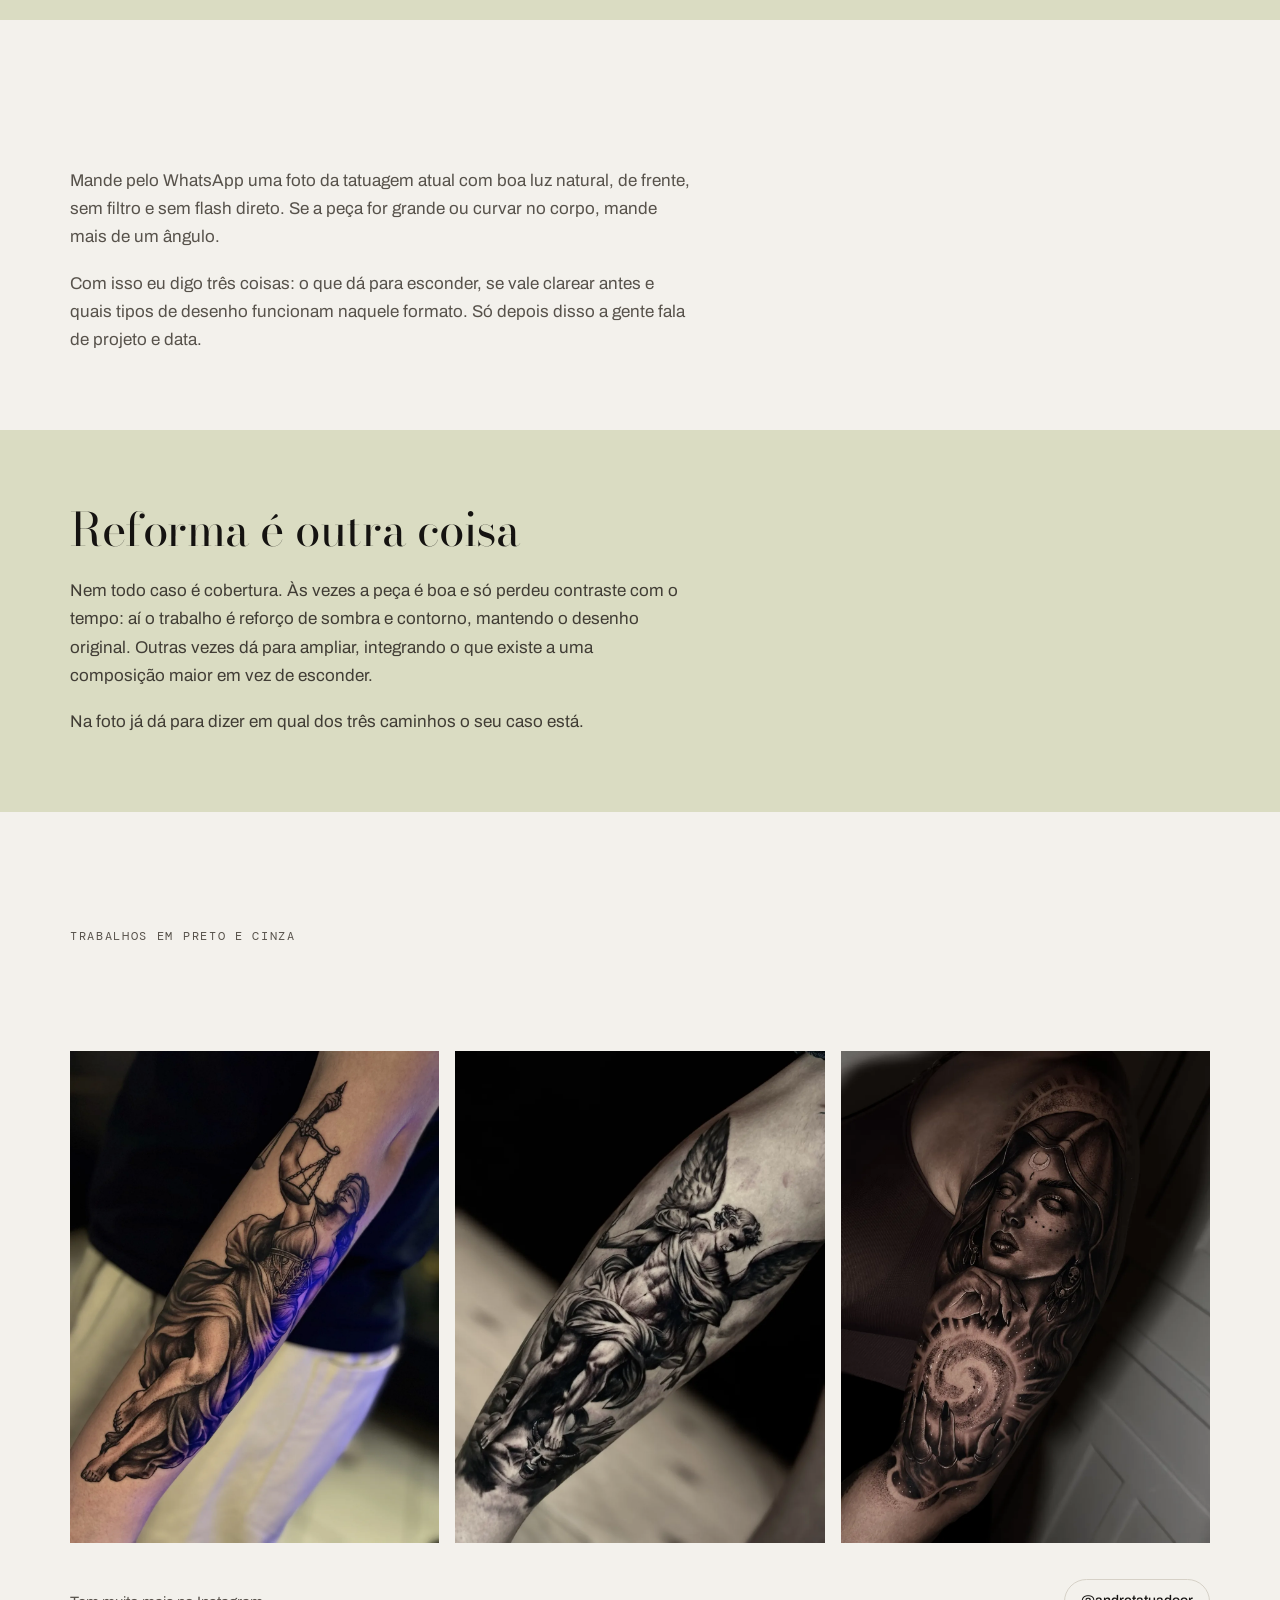
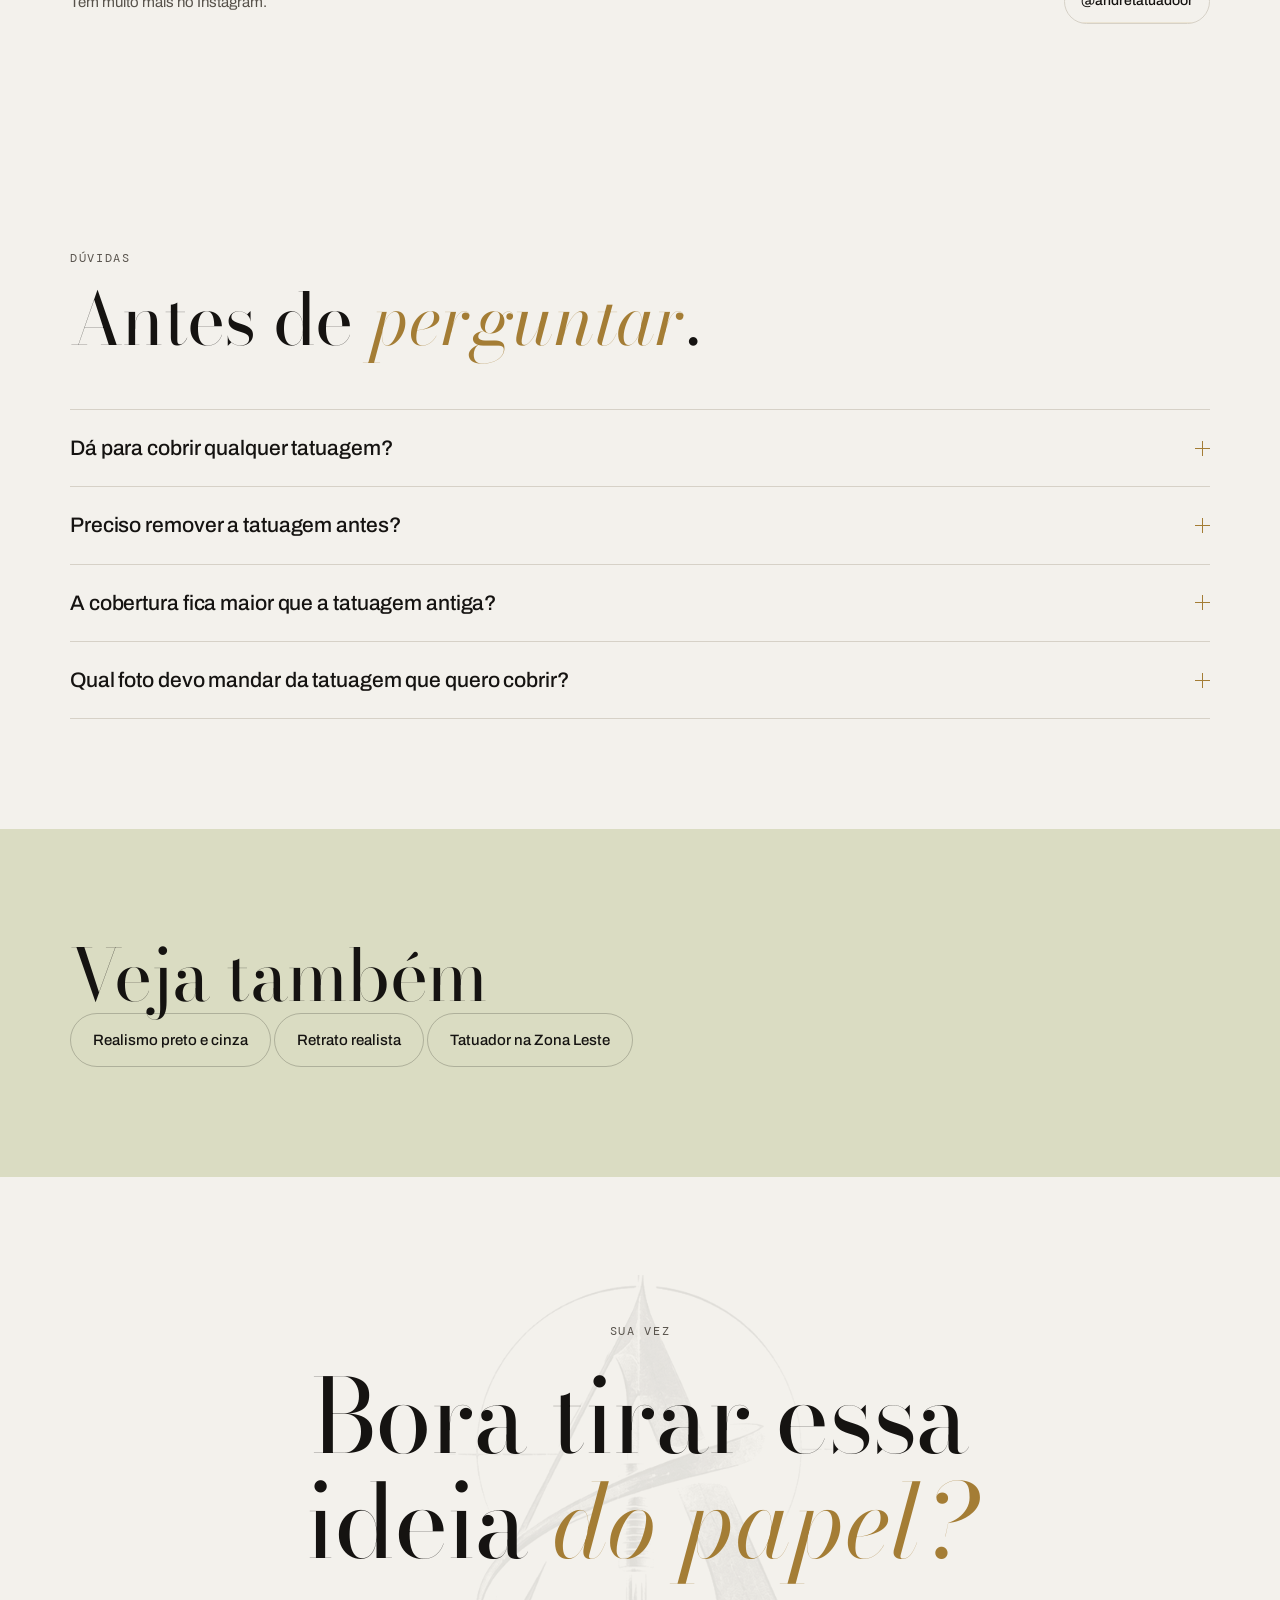
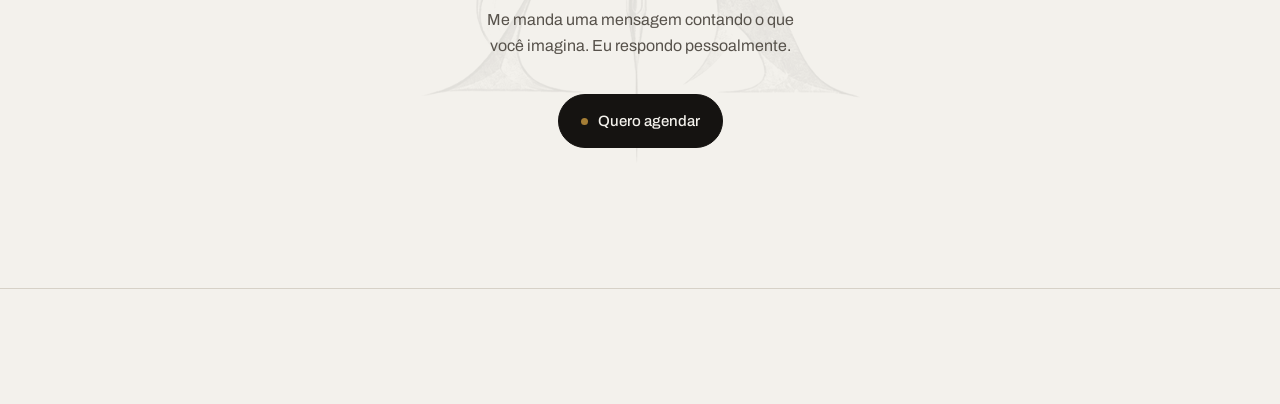
<file: cobertura-de-tatuagem.html>
<!doctype html>
<html lang="pt-BR">
<head>
<meta charset="utf-8">
<meta name="viewport" content="width=device-width, initial-scale=1, viewport-fit=cover">
<title>Cobertura de Tatuagem (Cover-Up) em São Paulo | André Tattoo</title>
<meta name="description" content="Cobertura de tatuagem antiga na Vila Matilde, Zona Leste de São Paulo. Mande uma foto da peça atual e receba uma avaliação honesta do que dá para cobrir.">
<meta name="theme-color" content="#F3F1EC">
<link rel="canonical" href="https://andretattoo.com.br/cobertura-de-tatuagem">

<meta property="og:type" content="website">
<meta property="og:site_name" content="André Tattoo">
<meta property="og:title" content="Cobertura de Tatuagem (Cover-Up) em São Paulo | André Tattoo">
<meta property="og:description" content="Cobertura de tatuagem antiga na Vila Matilde, Zona Leste de São Paulo. Mande uma foto da peça atual e receba uma avaliação honesta do que dá para cobrir.">
<meta property="og:url" content="https://andretattoo.com.br/cobertura-de-tatuagem">
<meta property="og:image" content="https://andretattoo.com.br/img/og.png">
<meta property="og:image:width" content="1200"><meta property="og:image:height" content="630">
<meta property="og:locale" content="pt_BR">
<meta name="twitter:card" content="summary_large_image">

<link rel="icon" href="img/favicon.png" type="image/png">
<link rel="apple-touch-icon" href="img/apple-touch-icon.png">

<link rel="preconnect" href="https://fonts.googleapis.com">
<link rel="preconnect" href="https://fonts.gstatic.com" crossorigin>
<link rel="stylesheet" href="https://fonts.googleapis.com/css2?family=Bodoni+Moda:ital,opsz,wght@0,6..96,400;0,6..96,500;1,6..96,400;1,6..96,500&family=Archivo:wght@400;500;600&family=DM+Mono:wght@400;500&display=swap">
<link rel="stylesheet" href="css/style.css">

<script type="application/ld+json">
{
 "@context": "https://schema.org",
 "@graph": [
  {
   "@type": "BreadcrumbList",
   "itemListElement": [
    {
     "@type": "ListItem",
     "position": 1,
     "name": "Início",
     "item": "https://andretattoo.com.br/"
    },
    {
     "@type": "ListItem",
     "position": 2,
     "name": "Cobertura de tatuagem",
     "item": "https://andretattoo.com.br/cobertura-de-tatuagem"
    }
   ]
  },
  {
   "@type": "FAQPage",
   "mainEntity": [
    {
     "@type": "Question",
     "name": "Dá para cobrir qualquer tatuagem?",
     "acceptedAnswer": {
      "@type": "Answer",
      "text": "Não. Peças desbotadas, de traço fino e em tons médios são as mais fáceis. Preto sólido, contorno muito grosso ou tatuagem recente e saturada podem exigir clareamento a laser antes. Mande uma foto com boa luz e eu digo com honestidade o que é possível."
     }
    },
    {
     "@type": "Question",
     "name": "Preciso remover a tatuagem antes?",
     "acceptedAnswer": {
      "@type": "Answer",
      "text": "Nem sempre. Quando é preciso, na maioria das vezes bastam algumas sessões de laser para clarear e abrir espaço — não é necessário apagar tudo. Isso é feito com um profissional de remoção; eu indico o caminho e depois faço o trabalho."
     }
    },
    {
     "@type": "Question",
     "name": "A cobertura fica maior que a tatuagem antiga?",
     "acceptedAnswer": {
      "@type": "Answer",
      "text": "Quase sempre, sim. Para esconder o que já está na pele, o desenho novo precisa de margem em volta e de áreas escuras onde apoiar a composição. Isso é dito antes, junto com o projeto."
     }
    },
    {
     "@type": "Question",
     "name": "Qual foto devo mandar da tatuagem que quero cobrir?",
     "acceptedAnswer": {
      "@type": "Answer",
      "text": "Luz natural, de frente, sem filtro e sem flash direto. Se a peça for grande ou contornar o corpo, mande mais de um ângulo."
     }
    }
   ]
  },
  {
   "@type": "Service",
   "name": "Cobertura de tatuagem (cover-up)",
   "serviceType": "Cobertura de tatuagem (cover-up)",
   "url": "https://andretattoo.com.br/cobertura-de-tatuagem",
   "description": "Cobertura de tatuagem antiga na Vila Matilde, Zona Leste de São Paulo. Mande uma foto da peça atual e receba uma avaliação honesta do que dá para cobrir.",
   "provider": {
    "@id": "https://andretattoo.com.br/#estudio"
   },
   "areaServed": [
    {
     "@type": "City",
     "name": "São Paulo"
    },
    {
     "@type": "Place",
     "name": "Zona Leste de São Paulo"
    }
   ]
  },
  {
   "@type": "TattooParlor",
   "@id": "https://andretattoo.com.br/#estudio",
   "name": "André Tattoo",
   "url": "https://andretattoo.com.br/",
   "telephone": "+5511982713543",
   "address": {
    "@type": "PostalAddress",
    "streetAddress": "Av. Melchert, 606",
    "addressLocality": "São Paulo",
    "addressRegion": "SP",
    "addressCountry": "BR",
    "postalCode": "03508-000"
   },
   "aggregateRating": {
    "@type": "AggregateRating",
    "ratingValue": "5",
    "bestRating": "5",
    "worstRating": "1",
    "reviewCount": "230"
   }
  }
 ]
}
</script>
<script>document.documentElement.className += ' js';</script>
</head>
<body>

<header class="nav" id="nav">
  <div class="wrap">
    <a class="logo" href="/#topo"><span class="logo__marca" aria-hidden="true"></span><span class="logo__nome">André <i>Tattoo</i></span></a>
    <ul>
      <li><a href="/#trabalhos">Trabalhos</a></li>
      <li><a href="/#sobre">Sobre</a></li>
      <li><a href="/#avaliacoes">Avaliações</a></li>
      <li><a href="/#duvidas">Dúvidas</a></li>
      <li><a href="/#agendar">Como agendar</a></li>
      <li><a href="/#estudio">Estúdio</a></li>
    </ul>
    <a class="btn sm" href="https://wa.me/5511982713543?text=Oi%20Andre!%20Vim%20pelo%20site%20e%20quero%20fazer%20uma%20tattoo." target="_blank" rel="noopener" data-wa="topo"><span class="dot"></span>Agendar</a>
  </div>
</header>

<main id="topo">
  <section class="hero hero--texto">
    <div class="wrap">
      <div>
        <nav class="migalhas" aria-label="Você está em">
          <a href="/">Início</a> <span aria-hidden="true">·</span> <span>Cobertura de tatuagem</span>
        </nav>
        <span class="eyebrow"><b>●</b>&nbsp; Cobertura e reforma</span>
        <h1>Cobertura de tatuagem</h1>
        <p class="lead">Aquela tatuagem que você não gosta mais não precisa continuar assim — mas cobertura tem regra, e é melhor saber antes.</p>
        <div class="ctas">
          <a class="btn" href="https://wa.me/5511982713543" target="_blank" rel="noopener" data-wa="topo"><span class="dot"></span>Falar comigo no WhatsApp</a>
          <a class="btn ghost" href="#trabalhos">Ver trabalhos</a>
        </div>
      </div>
    </div>
  </section>

  <section class="conteudo"><div class="wrap">
    <h2 class="reveal">Cobertura não apaga: reorganiza</h2>
    <p class="reveal">A primeira coisa a entender é que tinta não sai com tinta. Uma cobertura não remove o desenho antigo — ela constrói um desenho novo que usa as áreas escuras que já existem como sombra, e esconde o resto dentro da composição.</p>
    <p class="reveal">Por isso cobertura quase sempre fica maior e mais escura que a peça original. É a física do trabalho, não preferência: para apagar visualmente uma linha preta, você precisa de algo igual ou mais denso em volta dela.</p>
  </div></section>

  <section class="conteudo bloco"><div class="wrap">
    <h2 class="reveal">O que é fácil, o que é difícil e o que não dá</h2>
    <p class="reveal">Peças antigas, desbotadas, de traço fino e em tons médios são as mais fáceis: sobra espaço para desenhar por cima. Realismo preto e cinza funciona bem como cobertura justamente porque trabalha com massa de sombra.</p>
    <p class="reveal">Difícil é cobrir preto sólido, contorno muito grosso ou peça recente e saturada. Nesses casos, muitas vezes a resposta certa é clarear antes, com algumas sessões de remoção a laser em outro profissional, e só depois tatuar. Clarear não é apagar: bastam algumas sessões para abrir espaço, não é preciso sumir com tudo.</p>
    <p class="reveal">E tem o caso em que a resposta honesta é não. Se o que você quer por cima não cabe no que está lá, eu falo — prefiro perder o trabalho a entregar uma cobertura que você vai querer cobrir de novo.</p>
  </div></section>

  <section class="conteudo"><div class="wrap">
    <h2 class="reveal">Como funciona a avaliação</h2>
    <p class="reveal">Mande pelo WhatsApp uma foto da tatuagem atual com boa luz natural, de frente, sem filtro e sem flash direto. Se a peça for grande ou curvar no corpo, mande mais de um ângulo.</p>
    <p class="reveal">Com isso eu digo três coisas: o que dá para esconder, se vale clarear antes e quais tipos de desenho funcionam naquele formato. Só depois disso a gente fala de projeto e data.</p>
  </div></section>

  <section class="conteudo bloco"><div class="wrap">
    <h2 class="reveal">Reforma é outra coisa</h2>
    <p class="reveal">Nem todo caso é cobertura. Às vezes a peça é boa e só perdeu contraste com o tempo: aí o trabalho é reforço de sombra e contorno, mantendo o desenho original. Outras vezes dá para ampliar, integrando o que existe a uma composição maior em vez de esconder.</p>
    <p class="reveal">Na foto já dá para dizer em qual dos três caminhos o seu caso está.</p>
  </div></section>

  <section id="trabalhos">
    <div class="wrap">
      <div class="head reveal"><div><span class="eyebrow">Trabalhos em preto e cinza</span></div></div>
    <p class="frase reveal">Peças do portfólio em preto e cinza — o mesmo tipo de construção de sombra que uma cobertura usa. Exemplos de cobertura eu mando no WhatsApp, junto com a avaliação do seu caso.</p>
      <div class="gallery" id="gallery" data-fonte="pagina">
        <button class="work reveal" data-cap="Realismo · Dama da Justiça"><img src="img/justica.webp" alt="Dama da Justiça com balança e espada, em realismo preto e cinza no antebraço" width="1200" height="1600" loading="lazy" decoding="async"></button>
        <button class="work reveal" data-cap="Realismo · Arcanjo"><img src="img/arcanjo.webp" alt="Arcanjo em realismo preto e cinza no antebraço" width="1100" height="1467" loading="lazy" decoding="async"></button>
        <button class="work reveal" data-cap="Realismo · Cigana"><img src="img/cigana.webp" alt="Cigana de capuz com lua na testa, segurando uma galáxia, em realismo preto e cinza no braço" width="1200" height="1600" loading="lazy" decoding="async"></button>
      </div>
      <div class="gallery-foot">
        <span>Tem muito mais no Instagram.</span>
        <a class="btn ghost sm" href="https://www.instagram.com/andretatuadoor/" target="_blank" rel="noopener">@andretatuadoor</a>
      </div>
    </div>
  </section>

  <section class="faq" id="duvidas">
    <div class="wrap">
      <div class="head reveal"><div><span class="eyebrow">Dúvidas</span>
        <h2 style="margin-top:14px">Antes de <em>perguntar</em>.</h2></div></div>
      <div class="acc" id="acc" data-fonte="pagina">
        <details class="acc__item reveal"><summary><span>Dá para cobrir qualquer tatuagem?</span><i aria-hidden="true"></i></summary><div class="acc__corpo"><p>Não. Peças desbotadas, de traço fino e em tons médios são as mais fáceis. Preto sólido, contorno muito grosso ou tatuagem recente e saturada podem exigir clareamento a laser antes. Mande uma foto com boa luz e eu digo com honestidade o que é possível.</p></div></details>
        <details class="acc__item reveal"><summary><span>Preciso remover a tatuagem antes?</span><i aria-hidden="true"></i></summary><div class="acc__corpo"><p>Nem sempre. Quando é preciso, na maioria das vezes bastam algumas sessões de laser para clarear e abrir espaço — não é necessário apagar tudo. Isso é feito com um profissional de remoção; eu indico o caminho e depois faço o trabalho.</p></div></details>
        <details class="acc__item reveal"><summary><span>A cobertura fica maior que a tatuagem antiga?</span><i aria-hidden="true"></i></summary><div class="acc__corpo"><p>Quase sempre, sim. Para esconder o que já está na pele, o desenho novo precisa de margem em volta e de áreas escuras onde apoiar a composição. Isso é dito antes, junto com o projeto.</p></div></details>
        <details class="acc__item reveal"><summary><span>Qual foto devo mandar da tatuagem que quero cobrir?</span><i aria-hidden="true"></i></summary><div class="acc__corpo"><p>Luz natural, de frente, sem filtro e sem flash direto. Se a peça for grande ou contornar o corpo, mande mais de um ângulo.</p></div></details>
      </div>
    </div>
  </section>

  <section class="bloco">
    <div class="wrap">
      <h2 class="reveal">Veja também</h2>
      <div class="ctas reveal">
        <a class="btn ghost" href="realismo-preto-e-cinza">Realismo preto e cinza</a>
        <a class="btn ghost" href="tatuagem-retrato-realista">Retrato realista</a>
        <a class="btn ghost" href="tatuador-zona-leste-sp">Tatuador na Zona Leste</a>
      </div>
    </div>
  </section>

  <section class="final" id="fim">
    <div class="wrap reveal">
      <span class="eyebrow">Sua vez</span>
      <h2>Bora tirar essa ideia <em>do papel?</em></h2>
      <p>Me manda uma mensagem contando o que você imagina. Eu respondo pessoalmente.</p>
      <a class="btn" href="https://wa.me/5511982713543" target="_blank" rel="noopener" data-wa="obras"><span class="dot"></span>Quero agendar</a>
    </div>
  </section>
</main>

<footer>
  <div class="wrap">
    <div class="foot__id">
      <span class="foot__marca" aria-hidden="true"></span>
      <div class="foot__txt">
        <b>André Tattoo</b>
        <span>Av. Melchert, 606 · Vila Matilde · São Paulo, SP</span>
      </div>
    </div>

    <ul class="redes">
      <li><a href="https://wa.me/5511982713543?text=Oi%20Andre!%20Vim%20pelo%20site%20e%20quero%20fazer%20uma%20tattoo." target="_blank" rel="noopener" data-wa="obras" aria-label="WhatsApp (11) 98271-3543">
        <svg class="redes__ico redes__ico--cheio" viewBox="0 0 24 24" aria-hidden="true"><path d="M12 2a10 10 0 0 0-8.6 15.1L2 22l5-1.3A10 10 0 1 0 12 2Zm5.3 14.1c-.2.6-1.2 1.2-1.7 1.2-.5.1-1 .1-1.7-.1-.4-.1-1-.3-1.7-.6a11 11 0 0 1-4.2-3.9c-.5-.9-.8-1.7-.8-2.4 0-.7.3-1.3.7-1.7.2-.2.4-.3.6-.3h.5c.2 0 .4 0 .5.4l.7 1.7c.1.2 0 .4-.1.5l-.3.4c-.2.2-.3.3-.2.5.5 1.1 1.5 2.1 2.7 2.6.2.1.4.1.5-.1l.5-.6c.2-.2.3-.2.5-.1l1.6.8c.3.1.4.3.4.5 0 .2 0 .6-.2 1.1Z"/></svg>
        <span>(11) 98271-3543</span></a></li>

      <li><a href="https://www.instagram.com/andretatuadoor/" target="_blank" rel="noopener" aria-label="Instagram">
        <svg class="redes__ico" viewBox="0 0 24 24" aria-hidden="true"><rect x="3.2" y="3.2" width="17.6" height="17.6" rx="5"/><circle cx="12" cy="12" r="4.1"/><circle class="cheio" cx="17.3" cy="6.7" r="1.15"/></svg>
        <span>@andretatuadoor</span></a></li>

      <li><a href="https://www.tiktok.com/@andretattoo.ink" target="_blank" rel="noopener" aria-label="TikTok">
        <svg class="redes__ico redes__ico--cheio" viewBox="0 0 24 24" aria-hidden="true"><path d="M16.6 3h-2.9v12.1a2.8 2.8 0 1 1-2.3-2.8v-2.9a5.7 5.7 0 1 0 5.2 5.7V8.9a7 7 0 0 0 3.8 1.1V7.2c-2-.1-3.6-1.8-3.8-4.2Z"/></svg>
        <span>@andretattoo.ink</span></a></li>
    </ul>
  </div>
</footer>

<a class="btn float" id="float" href="https://wa.me/5511982713543" target="_blank" rel="noopener" data-wa="barra"><span class="dot"></span>Agendar</a>

<div class="lb" id="lb" hidden>
  <img alt="">
  <button class="prev" aria-label="Foto anterior">&lsaquo;</button>
  <button class="next" aria-label="Próxima foto">&rsaquo;</button>
  <button class="x" aria-label="Fechar">&times;</button>
  <span class="lbcap"></span>
</div>

<script src="js/dados.js"></script>
<script src="js/main.js"></script>
</body>
</html>
</file>
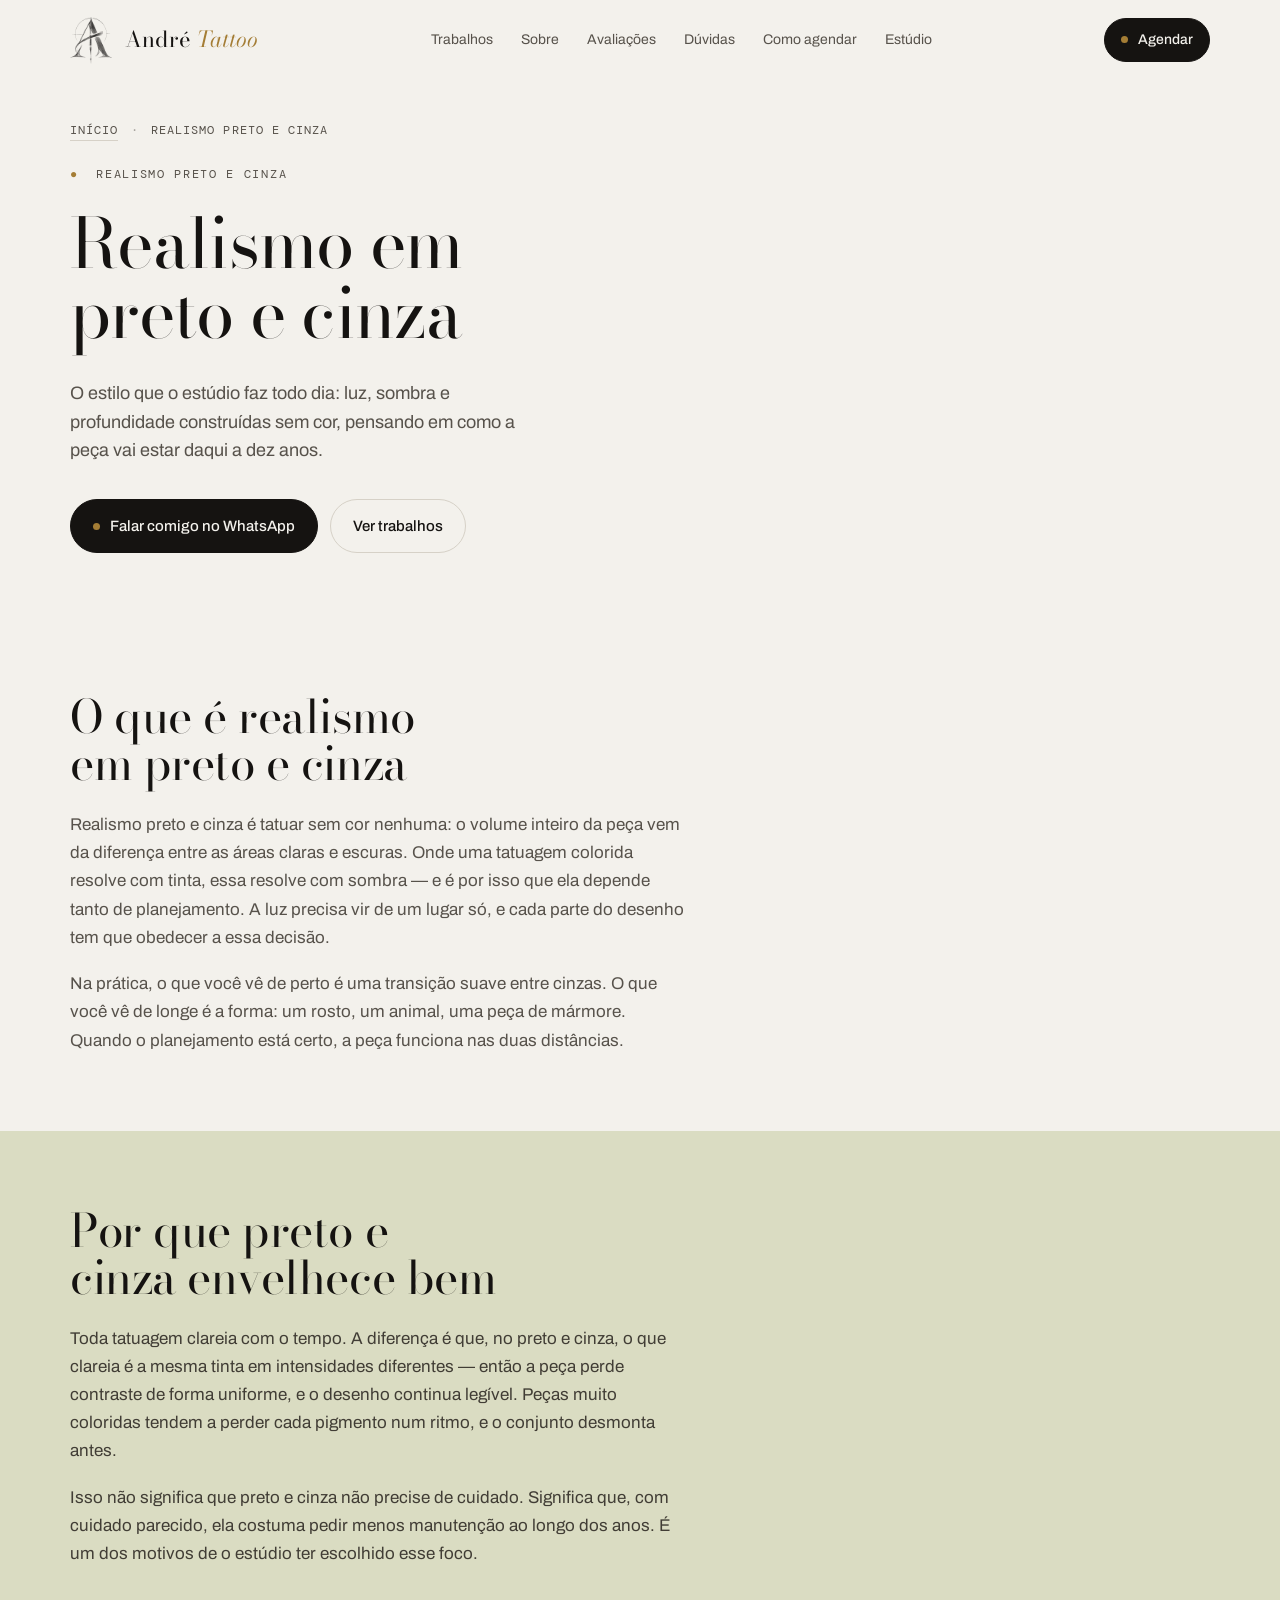
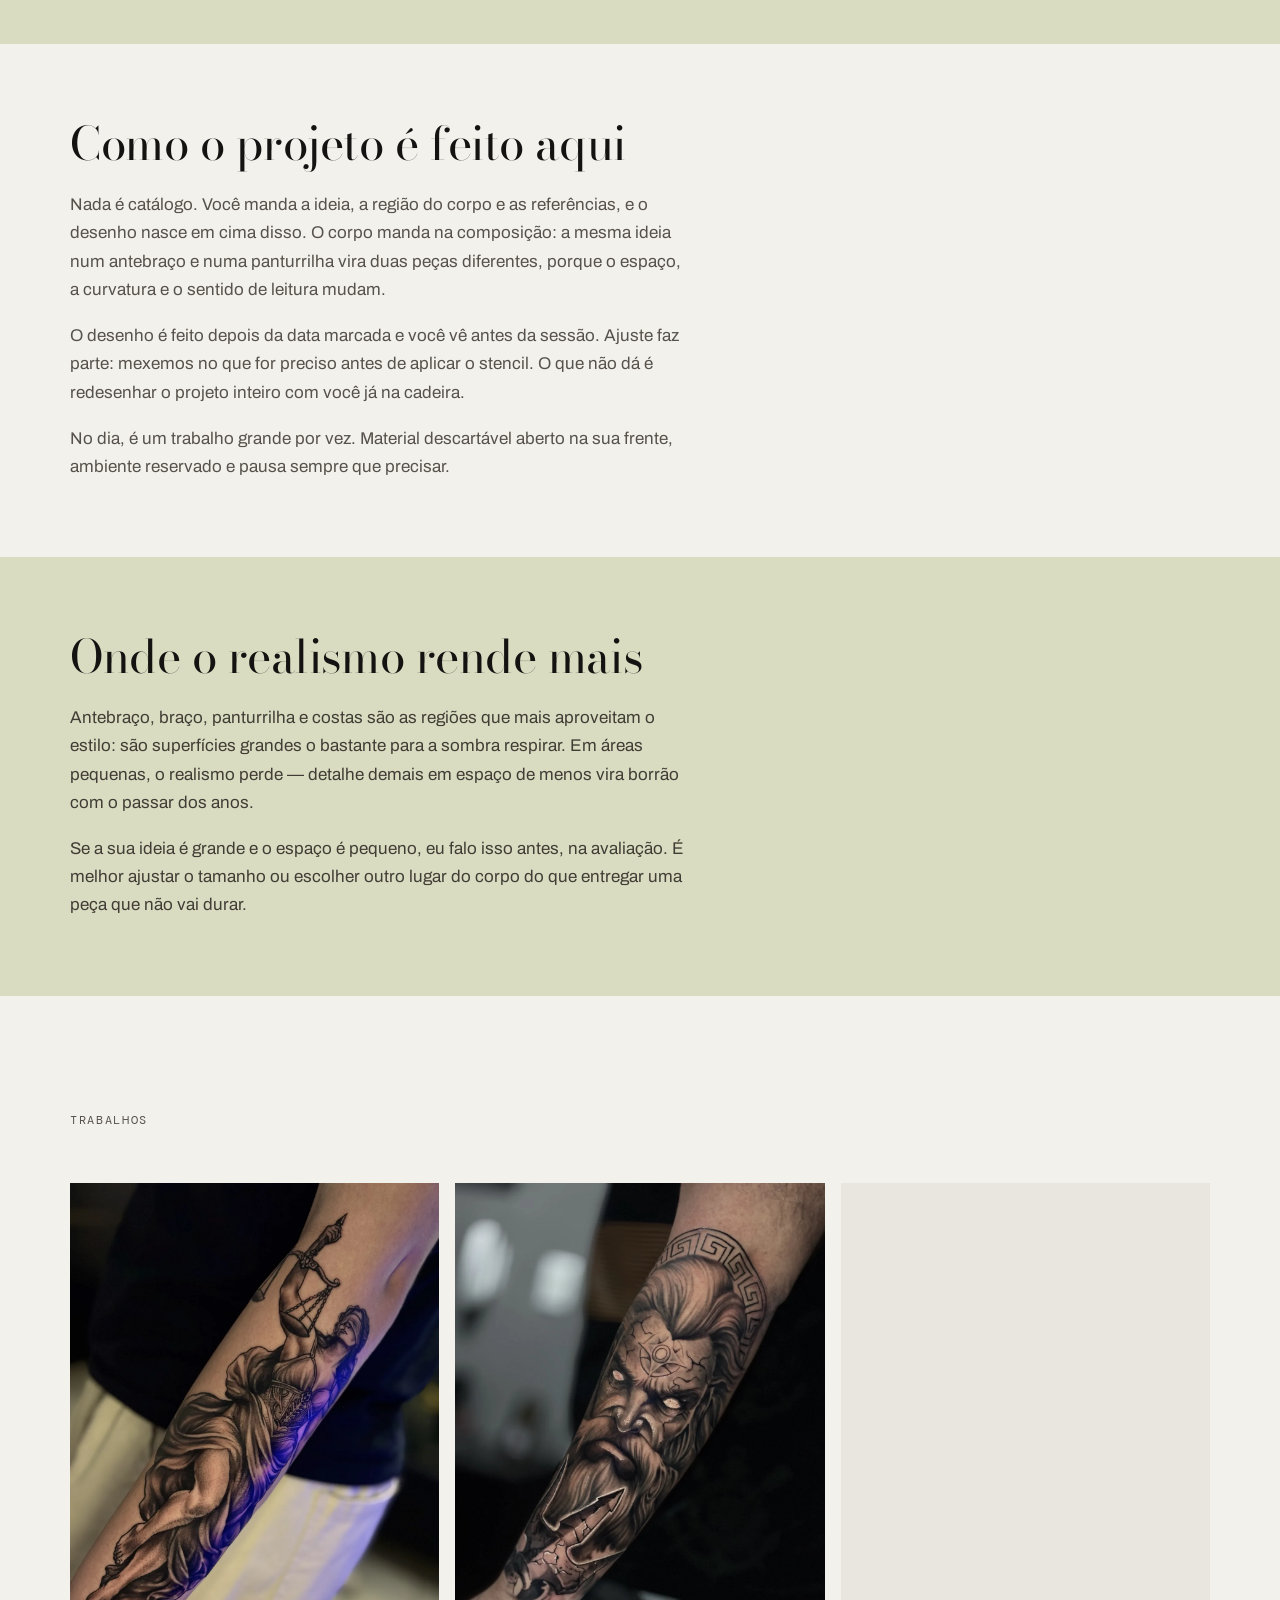
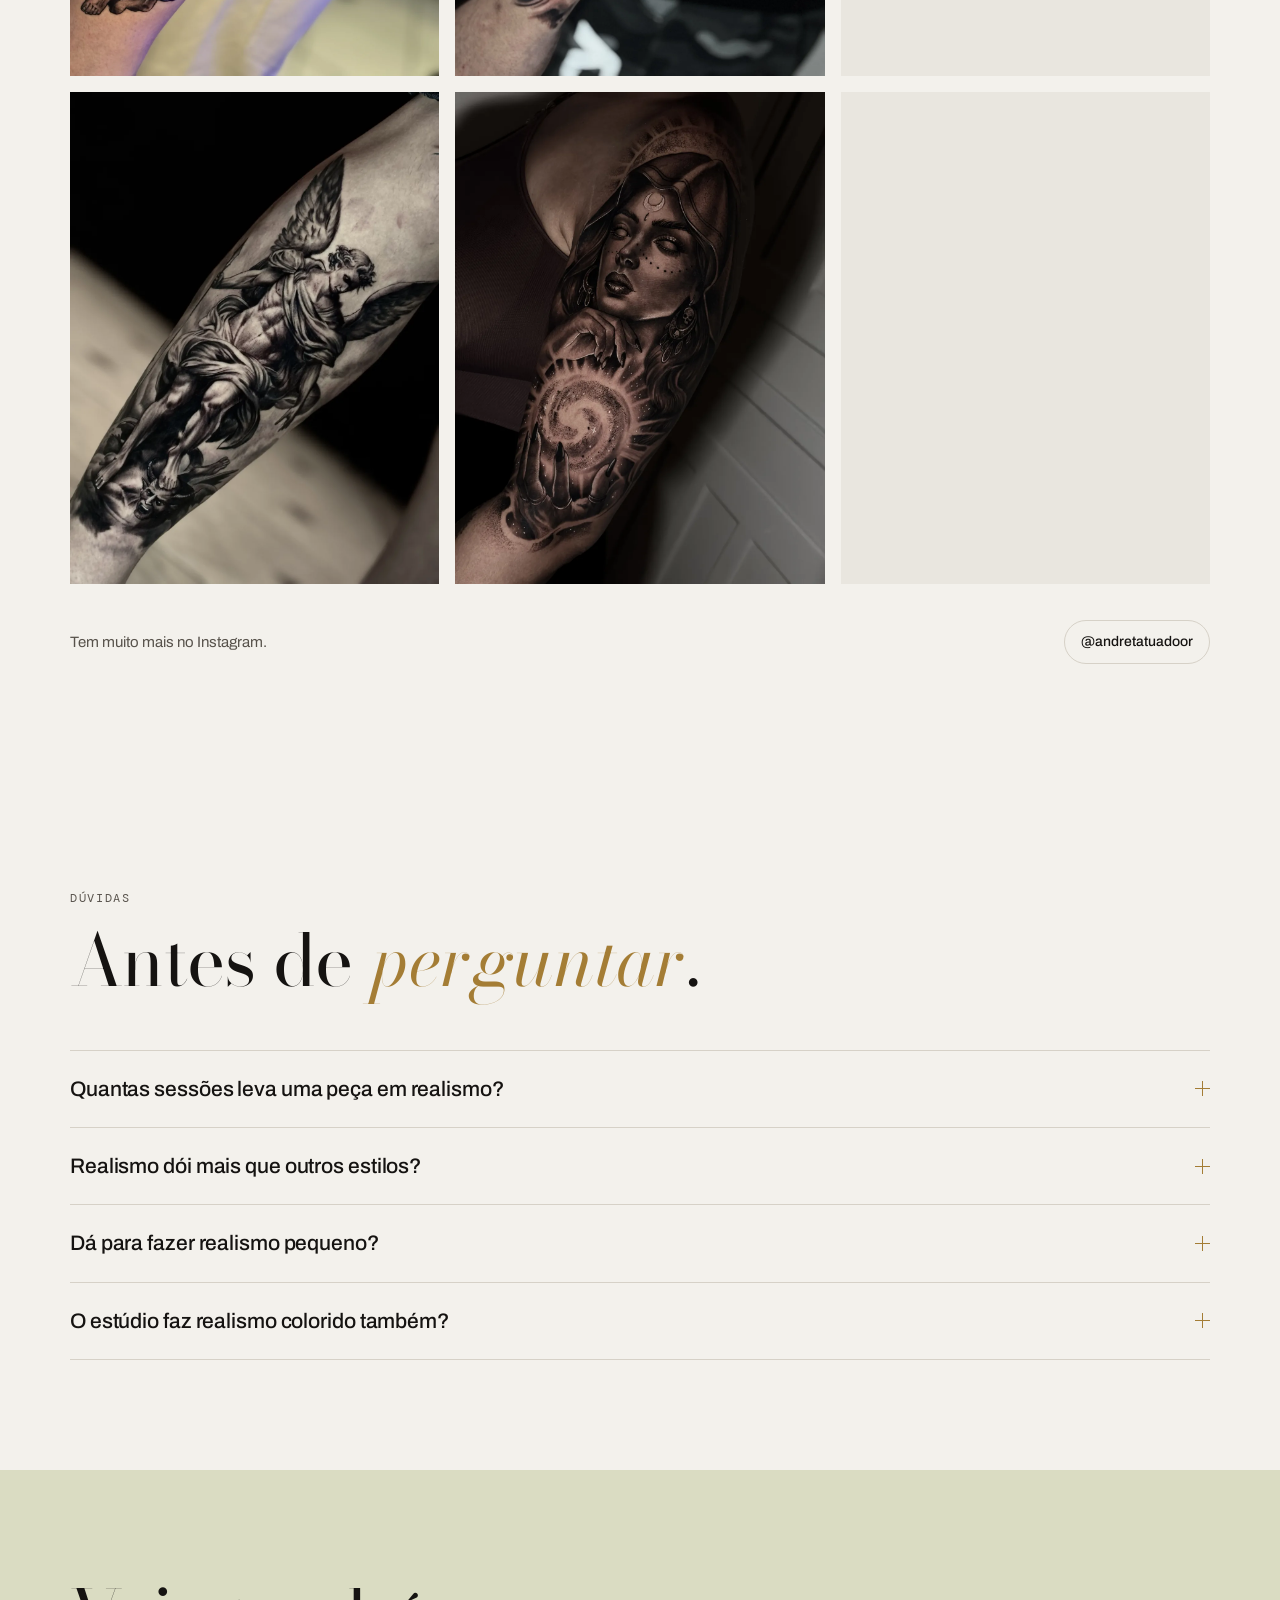
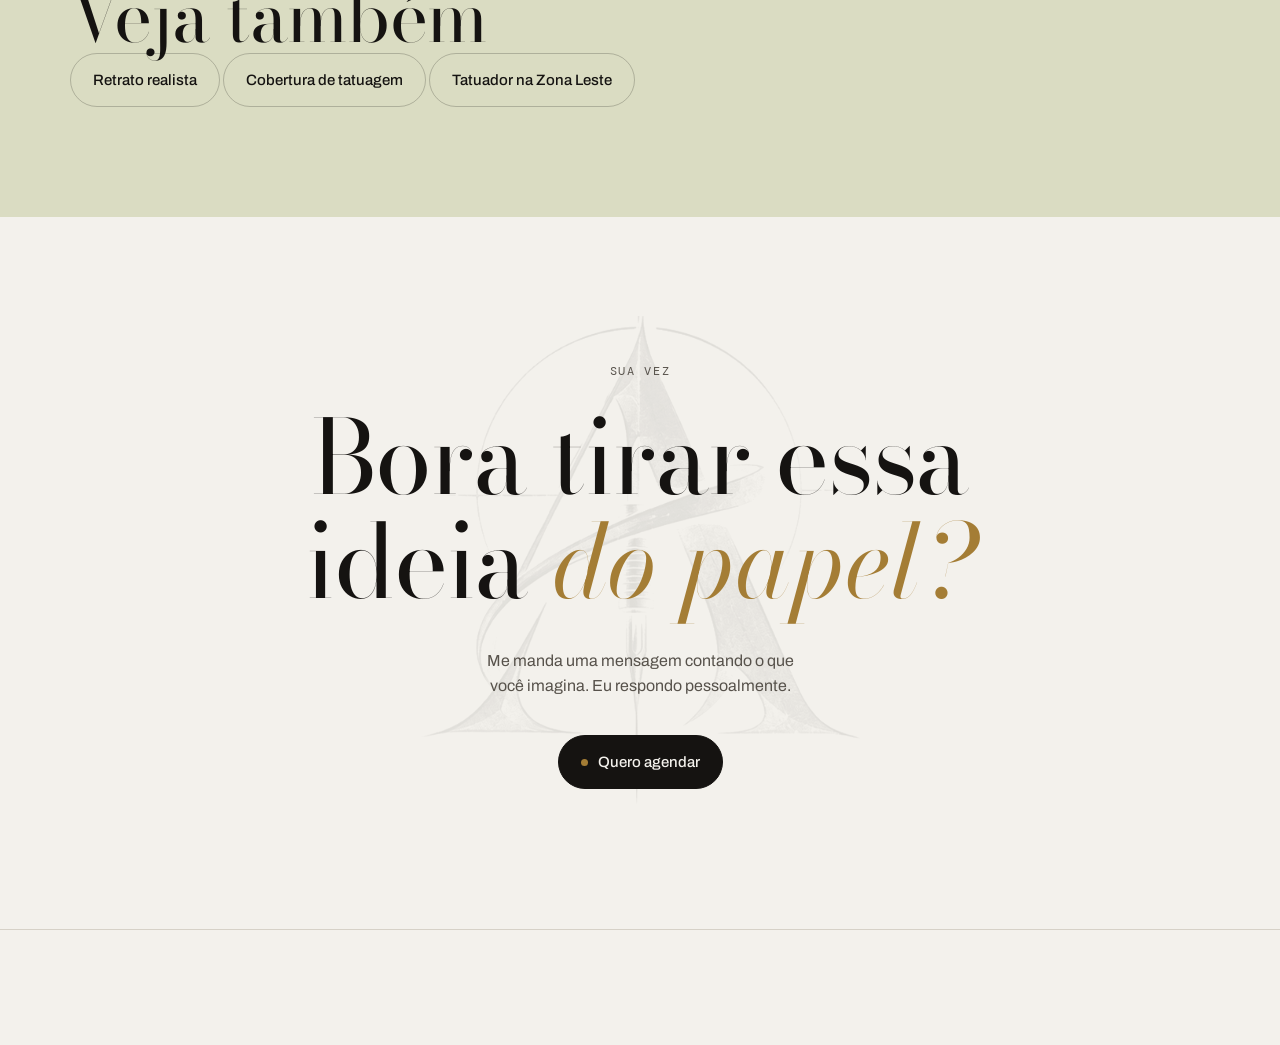
<file: realismo-preto-e-cinza.html>
<!doctype html>
<html lang="pt-BR">
<head>
<meta charset="utf-8">
<meta name="viewport" content="width=device-width, initial-scale=1, viewport-fit=cover">
<title>Tatuagem em Realismo Preto e Cinza em São Paulo | André Tattoo</title>
<meta name="description" content="Tatuagem em realismo preto e cinza na Vila Matilde, São Paulo. Projeto autoral desenhado para o seu corpo, em sessão com hora marcada. Veja trabalhos e agende.">
<meta name="theme-color" content="#F3F1EC">
<link rel="canonical" href="https://andretattoo.com.br/realismo-preto-e-cinza">

<meta property="og:type" content="website">
<meta property="og:site_name" content="André Tattoo">
<meta property="og:title" content="Tatuagem em Realismo Preto e Cinza em São Paulo | André Tattoo">
<meta property="og:description" content="Tatuagem em realismo preto e cinza na Vila Matilde, São Paulo. Projeto autoral desenhado para o seu corpo, em sessão com hora marcada. Veja trabalhos e agende.">
<meta property="og:url" content="https://andretattoo.com.br/realismo-preto-e-cinza">
<meta property="og:image" content="https://andretattoo.com.br/img/og.png">
<meta property="og:image:width" content="1200"><meta property="og:image:height" content="630">
<meta property="og:locale" content="pt_BR">
<meta name="twitter:card" content="summary_large_image">

<link rel="icon" href="img/favicon.png" type="image/png">
<link rel="apple-touch-icon" href="img/apple-touch-icon.png">

<link rel="preconnect" href="https://fonts.googleapis.com">
<link rel="preconnect" href="https://fonts.gstatic.com" crossorigin>
<link rel="stylesheet" href="https://fonts.googleapis.com/css2?family=Bodoni+Moda:ital,opsz,wght@0,6..96,400;0,6..96,500;1,6..96,400;1,6..96,500&family=Archivo:wght@400;500;600&family=DM+Mono:wght@400;500&display=swap">
<link rel="stylesheet" href="css/style.css">

<script type="application/ld+json">
{
 "@context": "https://schema.org",
 "@graph": [
  {
   "@type": "BreadcrumbList",
   "itemListElement": [
    {
     "@type": "ListItem",
     "position": 1,
     "name": "Início",
     "item": "https://andretattoo.com.br/"
    },
    {
     "@type": "ListItem",
     "position": 2,
     "name": "Realismo preto e cinza",
     "item": "https://andretattoo.com.br/realismo-preto-e-cinza"
    }
   ]
  },
  {
   "@type": "FAQPage",
   "mainEntity": [
    {
     "@type": "Question",
     "name": "Quantas sessões leva uma peça em realismo?",
     "acceptedAnswer": {
      "@type": "Answer",
      "text": "Depende do tamanho e da densidade de sombra. Peças de antebraço costumam sair em uma ou duas sessões; fechamentos de braço e costas são planejados por etapas. Na avaliação eu digo quantas sessões o seu projeto pede, antes de qualquer combinado."
     }
    },
    {
     "@type": "Question",
     "name": "Realismo dói mais que outros estilos?",
     "acceptedAnswer": {
      "@type": "Answer",
      "text": "O que define a dor é a região do corpo e o tempo de sessão, não o estilo. Realismo costuma pedir sessões mais longas pela quantidade de sombreado, e é por isso que a sessão tem pausa sempre que você precisar."
     }
    },
    {
     "@type": "Question",
     "name": "Dá para fazer realismo pequeno?",
     "acceptedAnswer": {
      "@type": "Answer",
      "text": "Dá, mas com limite. Realismo precisa de espaço para a transição de sombra existir. Em peças muito pequenas o detalhe se fecha com o tempo e o desenho perde a leitura. Prefiro ajustar a escala na avaliação a entregar algo que não envelhece bem."
     }
    },
    {
     "@type": "Question",
     "name": "O estúdio faz realismo colorido também?",
     "acceptedAnswer": {
      "@type": "Answer",
      "text": "Faz. O foco é preto e cinza, mas peças em realismo colorido fazem parte do trabalho — é só me contar o que você imagina."
     }
    }
   ]
  },
  {
   "@type": "Service",
   "name": "Tatuagem em realismo preto e cinza",
   "serviceType": "Tatuagem em realismo preto e cinza",
   "url": "https://andretattoo.com.br/realismo-preto-e-cinza",
   "description": "Tatuagem em realismo preto e cinza na Vila Matilde, São Paulo. Projeto autoral desenhado para o seu corpo, em sessão com hora marcada. Veja trabalhos e agende.",
   "provider": {
    "@id": "https://andretattoo.com.br/#estudio"
   },
   "areaServed": [
    {
     "@type": "City",
     "name": "São Paulo"
    },
    {
     "@type": "Place",
     "name": "Zona Leste de São Paulo"
    }
   ]
  },
  {
   "@type": "TattooParlor",
   "@id": "https://andretattoo.com.br/#estudio",
   "name": "André Tattoo",
   "url": "https://andretattoo.com.br/",
   "telephone": "+5511982713543",
   "address": {
    "@type": "PostalAddress",
    "streetAddress": "Av. Melchert, 606",
    "addressLocality": "São Paulo",
    "addressRegion": "SP",
    "addressCountry": "BR",
    "postalCode": "03508-000"
   },
   "aggregateRating": {
    "@type": "AggregateRating",
    "ratingValue": "5",
    "bestRating": "5",
    "worstRating": "1",
    "reviewCount": "230"
   }
  }
 ]
}
</script>
<script>document.documentElement.className += ' js';</script>
</head>
<body>

<header class="nav" id="nav">
  <div class="wrap">
    <a class="logo" href="/#topo"><span class="logo__marca" aria-hidden="true"></span><span class="logo__nome">André <i>Tattoo</i></span></a>
    <ul>
      <li><a href="/#trabalhos">Trabalhos</a></li>
      <li><a href="/#sobre">Sobre</a></li>
      <li><a href="/#avaliacoes">Avaliações</a></li>
      <li><a href="/#duvidas">Dúvidas</a></li>
      <li><a href="/#agendar">Como agendar</a></li>
      <li><a href="/#estudio">Estúdio</a></li>
    </ul>
    <a class="btn sm" href="https://wa.me/5511982713543?text=Oi%20Andre!%20Vim%20pelo%20site%20e%20quero%20fazer%20uma%20tattoo." target="_blank" rel="noopener" data-wa="topo"><span class="dot"></span>Agendar</a>
  </div>
</header>

<main id="topo">
  <section class="hero hero--texto">
    <div class="wrap">
      <div>
        <nav class="migalhas" aria-label="Você está em">
          <a href="/">Início</a> <span aria-hidden="true">·</span> <span>Realismo preto e cinza</span>
        </nav>
        <span class="eyebrow"><b>●</b>&nbsp; Realismo preto e cinza</span>
        <h1>Realismo em preto e cinza</h1>
        <p class="lead">O estilo que o estúdio faz todo dia: luz, sombra e profundidade construídas sem cor, pensando em como a peça vai estar daqui a dez anos.</p>
        <div class="ctas">
          <a class="btn" href="https://wa.me/5511982713543" target="_blank" rel="noopener" data-wa="topo"><span class="dot"></span>Falar comigo no WhatsApp</a>
          <a class="btn ghost" href="#trabalhos">Ver trabalhos</a>
        </div>
      </div>
    </div>
  </section>

  <section class="conteudo"><div class="wrap">
    <h2 class="reveal">O que é realismo em preto e cinza</h2>
    <p class="reveal">Realismo preto e cinza é tatuar sem cor nenhuma: o volume inteiro da peça vem da diferença entre as áreas claras e escuras. Onde uma tatuagem colorida resolve com tinta, essa resolve com sombra — e é por isso que ela depende tanto de planejamento. A luz precisa vir de um lugar só, e cada parte do desenho tem que obedecer a essa decisão.</p>
    <p class="reveal">Na prática, o que você vê de perto é uma transição suave entre cinzas. O que você vê de longe é a forma: um rosto, um animal, uma peça de mármore. Quando o planejamento está certo, a peça funciona nas duas distâncias.</p>
  </div></section>

  <section class="conteudo bloco"><div class="wrap">
    <h2 class="reveal">Por que preto e cinza envelhece bem</h2>
    <p class="reveal">Toda tatuagem clareia com o tempo. A diferença é que, no preto e cinza, o que clareia é a mesma tinta em intensidades diferentes — então a peça perde contraste de forma uniforme, e o desenho continua legível. Peças muito coloridas tendem a perder cada pigmento num ritmo, e o conjunto desmonta antes.</p>
    <p class="reveal">Isso não significa que preto e cinza não precise de cuidado. Significa que, com cuidado parecido, ela costuma pedir menos manutenção ao longo dos anos. É um dos motivos de o estúdio ter escolhido esse foco.</p>
  </div></section>

  <section class="conteudo"><div class="wrap">
    <h2 class="reveal">Como o projeto é feito aqui</h2>
    <p class="reveal">Nada é catálogo. Você manda a ideia, a região do corpo e as referências, e o desenho nasce em cima disso. O corpo manda na composição: a mesma ideia num antebraço e numa panturrilha vira duas peças diferentes, porque o espaço, a curvatura e o sentido de leitura mudam.</p>
    <p class="reveal">O desenho é feito depois da data marcada e você vê antes da sessão. Ajuste faz parte: mexemos no que for preciso antes de aplicar o stencil. O que não dá é redesenhar o projeto inteiro com você já na cadeira.</p>
    <p class="reveal">No dia, é um trabalho grande por vez. Material descartável aberto na sua frente, ambiente reservado e pausa sempre que precisar.</p>
  </div></section>

  <section class="conteudo bloco"><div class="wrap">
    <h2 class="reveal">Onde o realismo rende mais</h2>
    <p class="reveal">Antebraço, braço, panturrilha e costas são as regiões que mais aproveitam o estilo: são superfícies grandes o bastante para a sombra respirar. Em áreas pequenas, o realismo perde — detalhe demais em espaço de menos vira borrão com o passar dos anos.</p>
    <p class="reveal">Se a sua ideia é grande e o espaço é pequeno, eu falo isso antes, na avaliação. É melhor ajustar o tamanho ou escolher outro lugar do corpo do que entregar uma peça que não vai durar.</p>
  </div></section>

  <section id="trabalhos">
    <div class="wrap">
      <div class="head reveal"><div><span class="eyebrow">Trabalhos</span></div></div>
      <div class="gallery" id="gallery" data-fonte="pagina">
        <button class="work reveal" data-cap="Realismo · Dama da Justiça"><img src="img/justica.webp" alt="Dama da Justiça com balança e espada, em realismo preto e cinza no antebraço" width="1200" height="1600" loading="lazy" decoding="async"></button>
        <button class="work reveal" data-cap="Realismo · Poseidon"><img src="img/poseidon.webp" alt="Rosto de Poseidon com tridente e grega, em realismo preto e cinza no antebraço" width="1200" height="1600" loading="lazy" decoding="async"></button>
        <button class="work reveal" data-cap="Realismo · Leão"><img src="img/leao.webp" alt="Leão em realismo preto e cinza no antebraço, com cruz e figura em oração entre as nuvens" width="1200" height="1600" loading="lazy" decoding="async"></button>
        <button class="work reveal" data-cap="Realismo · Arcanjo"><img src="img/arcanjo.webp" alt="Arcanjo em realismo preto e cinza no antebraço" width="1100" height="1467" loading="lazy" decoding="async"></button>
        <button class="work reveal" data-cap="Realismo · Cigana"><img src="img/cigana.webp" alt="Cigana de capuz com lua na testa, segurando uma galáxia, em realismo preto e cinza no braço" width="1200" height="1600" loading="lazy" decoding="async"></button>
        <button class="work reveal" data-cap="Realismo · Retrato"><img src="img/retrato-oculos.webp" alt="Retrato masculino de óculos em realismo preto e cinza, com respingos de tinta, na panturrilha" width="1200" height="1600" loading="lazy" decoding="async"></button>
      </div>
      <div class="gallery-foot">
        <span>Tem muito mais no Instagram.</span>
        <a class="btn ghost sm" href="https://www.instagram.com/andretatuadoor/" target="_blank" rel="noopener">@andretatuadoor</a>
      </div>
    </div>
  </section>

  <section class="faq" id="duvidas">
    <div class="wrap">
      <div class="head reveal"><div><span class="eyebrow">Dúvidas</span>
        <h2 style="margin-top:14px">Antes de <em>perguntar</em>.</h2></div></div>
      <div class="acc" id="acc" data-fonte="pagina">
        <details class="acc__item reveal"><summary><span>Quantas sessões leva uma peça em realismo?</span><i aria-hidden="true"></i></summary><div class="acc__corpo"><p>Depende do tamanho e da densidade de sombra. Peças de antebraço costumam sair em uma ou duas sessões; fechamentos de braço e costas são planejados por etapas. Na avaliação eu digo quantas sessões o seu projeto pede, antes de qualquer combinado.</p></div></details>
        <details class="acc__item reveal"><summary><span>Realismo dói mais que outros estilos?</span><i aria-hidden="true"></i></summary><div class="acc__corpo"><p>O que define a dor é a região do corpo e o tempo de sessão, não o estilo. Realismo costuma pedir sessões mais longas pela quantidade de sombreado, e é por isso que a sessão tem pausa sempre que você precisar.</p></div></details>
        <details class="acc__item reveal"><summary><span>Dá para fazer realismo pequeno?</span><i aria-hidden="true"></i></summary><div class="acc__corpo"><p>Dá, mas com limite. Realismo precisa de espaço para a transição de sombra existir. Em peças muito pequenas o detalhe se fecha com o tempo e o desenho perde a leitura. Prefiro ajustar a escala na avaliação a entregar algo que não envelhece bem.</p></div></details>
        <details class="acc__item reveal"><summary><span>O estúdio faz realismo colorido também?</span><i aria-hidden="true"></i></summary><div class="acc__corpo"><p>Faz. O foco é preto e cinza, mas peças em realismo colorido fazem parte do trabalho — é só me contar o que você imagina.</p></div></details>
      </div>
    </div>
  </section>

  <section class="bloco">
    <div class="wrap">
      <h2 class="reveal">Veja também</h2>
      <div class="ctas reveal">
        <a class="btn ghost" href="tatuagem-retrato-realista">Retrato realista</a>
        <a class="btn ghost" href="cobertura-de-tatuagem">Cobertura de tatuagem</a>
        <a class="btn ghost" href="tatuador-zona-leste-sp">Tatuador na Zona Leste</a>
      </div>
    </div>
  </section>

  <section class="final" id="fim">
    <div class="wrap reveal">
      <span class="eyebrow">Sua vez</span>
      <h2>Bora tirar essa ideia <em>do papel?</em></h2>
      <p>Me manda uma mensagem contando o que você imagina. Eu respondo pessoalmente.</p>
      <a class="btn" href="https://wa.me/5511982713543" target="_blank" rel="noopener" data-wa="obras"><span class="dot"></span>Quero agendar</a>
    </div>
  </section>
</main>

<footer>
  <div class="wrap">
    <div class="foot__id">
      <span class="foot__marca" aria-hidden="true"></span>
      <div class="foot__txt">
        <b>André Tattoo</b>
        <span>Av. Melchert, 606 · Vila Matilde · São Paulo, SP</span>
      </div>
    </div>

    <ul class="redes">
      <li><a href="https://wa.me/5511982713543?text=Oi%20Andre!%20Vim%20pelo%20site%20e%20quero%20fazer%20uma%20tattoo." target="_blank" rel="noopener" data-wa="obras" aria-label="WhatsApp (11) 98271-3543">
        <svg class="redes__ico redes__ico--cheio" viewBox="0 0 24 24" aria-hidden="true"><path d="M12 2a10 10 0 0 0-8.6 15.1L2 22l5-1.3A10 10 0 1 0 12 2Zm5.3 14.1c-.2.6-1.2 1.2-1.7 1.2-.5.1-1 .1-1.7-.1-.4-.1-1-.3-1.7-.6a11 11 0 0 1-4.2-3.9c-.5-.9-.8-1.7-.8-2.4 0-.7.3-1.3.7-1.7.2-.2.4-.3.6-.3h.5c.2 0 .4 0 .5.4l.7 1.7c.1.2 0 .4-.1.5l-.3.4c-.2.2-.3.3-.2.5.5 1.1 1.5 2.1 2.7 2.6.2.1.4.1.5-.1l.5-.6c.2-.2.3-.2.5-.1l1.6.8c.3.1.4.3.4.5 0 .2 0 .6-.2 1.1Z"/></svg>
        <span>(11) 98271-3543</span></a></li>

      <li><a href="https://www.instagram.com/andretatuadoor/" target="_blank" rel="noopener" aria-label="Instagram">
        <svg class="redes__ico" viewBox="0 0 24 24" aria-hidden="true"><rect x="3.2" y="3.2" width="17.6" height="17.6" rx="5"/><circle cx="12" cy="12" r="4.1"/><circle class="cheio" cx="17.3" cy="6.7" r="1.15"/></svg>
        <span>@andretatuadoor</span></a></li>

      <li><a href="https://www.tiktok.com/@andretattoo.ink" target="_blank" rel="noopener" aria-label="TikTok">
        <svg class="redes__ico redes__ico--cheio" viewBox="0 0 24 24" aria-hidden="true"><path d="M16.6 3h-2.9v12.1a2.8 2.8 0 1 1-2.3-2.8v-2.9a5.7 5.7 0 1 0 5.2 5.7V8.9a7 7 0 0 0 3.8 1.1V7.2c-2-.1-3.6-1.8-3.8-4.2Z"/></svg>
        <span>@andretattoo.ink</span></a></li>
    </ul>
  </div>
</footer>

<a class="btn float" id="float" href="https://wa.me/5511982713543" target="_blank" rel="noopener" data-wa="barra"><span class="dot"></span>Agendar</a>

<div class="lb" id="lb" hidden>
  <img alt="">
  <button class="prev" aria-label="Foto anterior">&lsaquo;</button>
  <button class="next" aria-label="Próxima foto">&rsaquo;</button>
  <button class="x" aria-label="Fechar">&times;</button>
  <span class="lbcap"></span>
</div>

<script src="js/dados.js"></script>
<script src="js/main.js"></script>
</body>
</html>
</file>
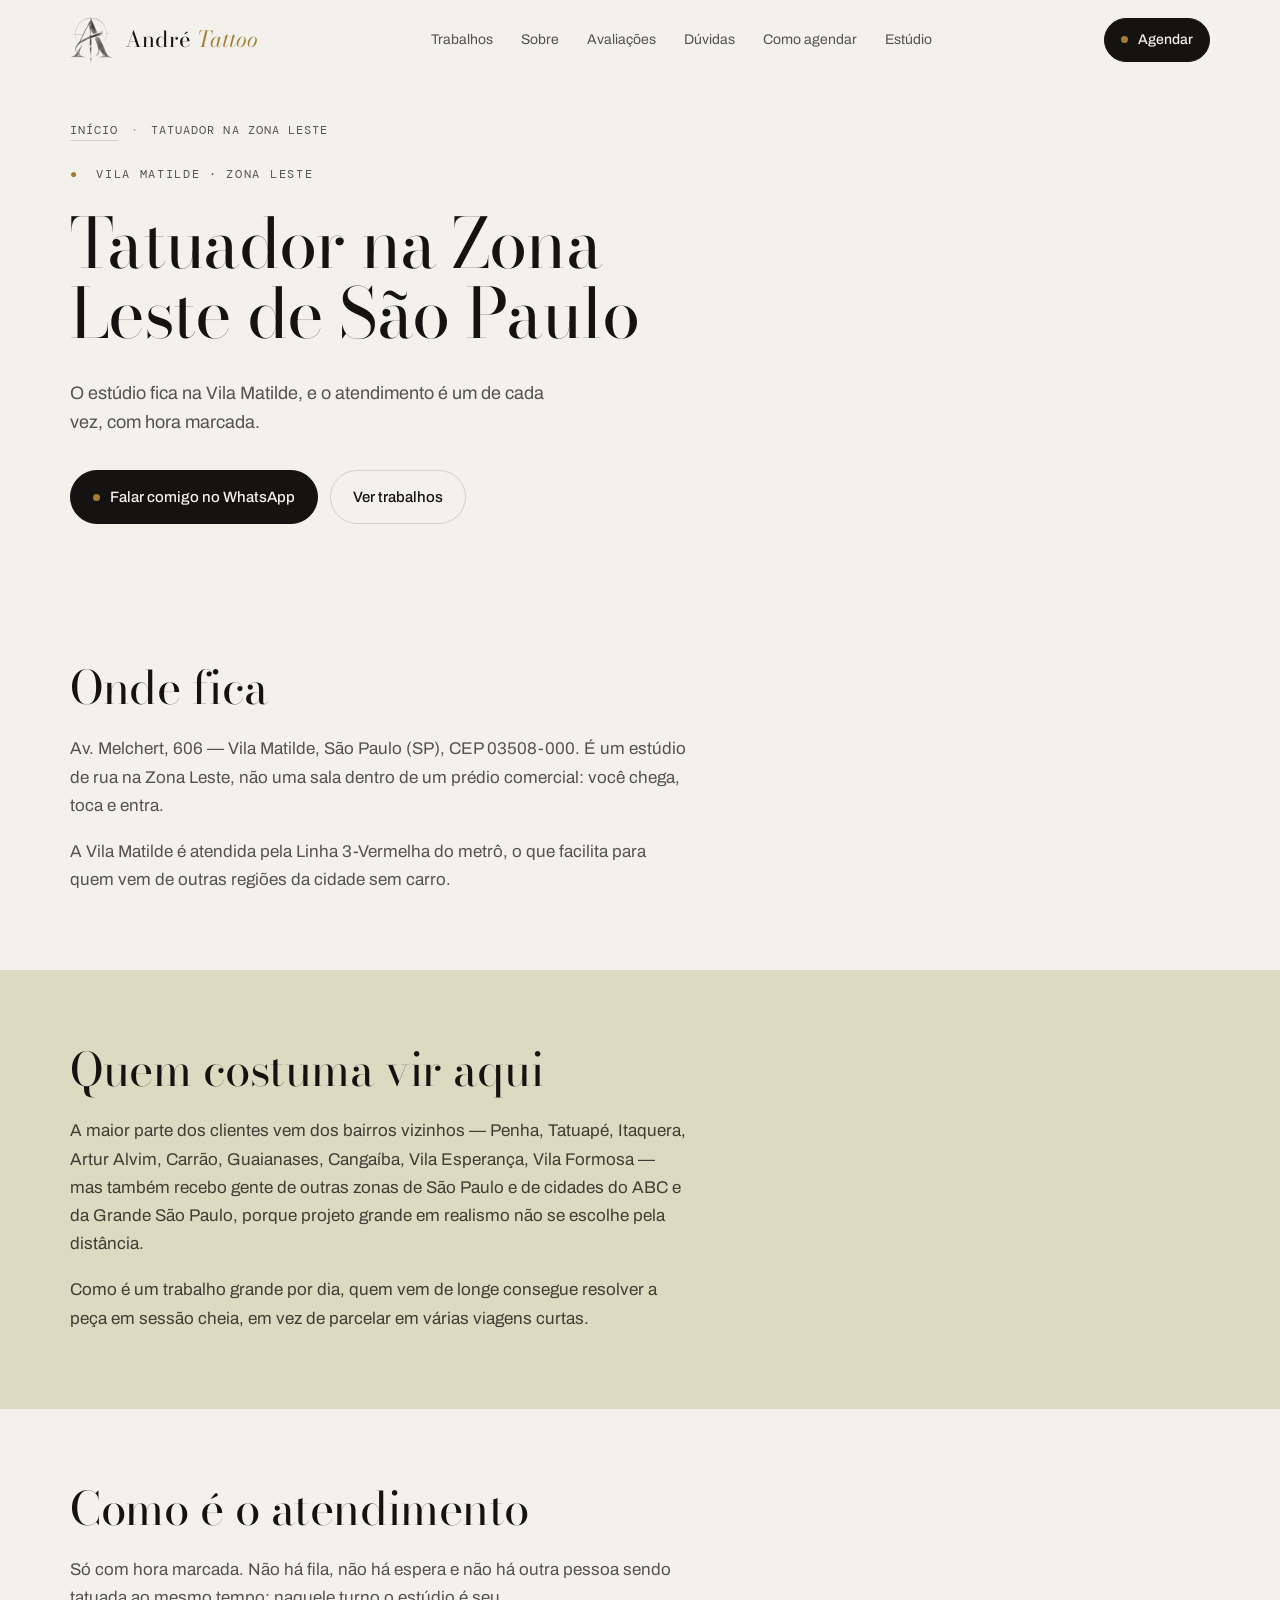
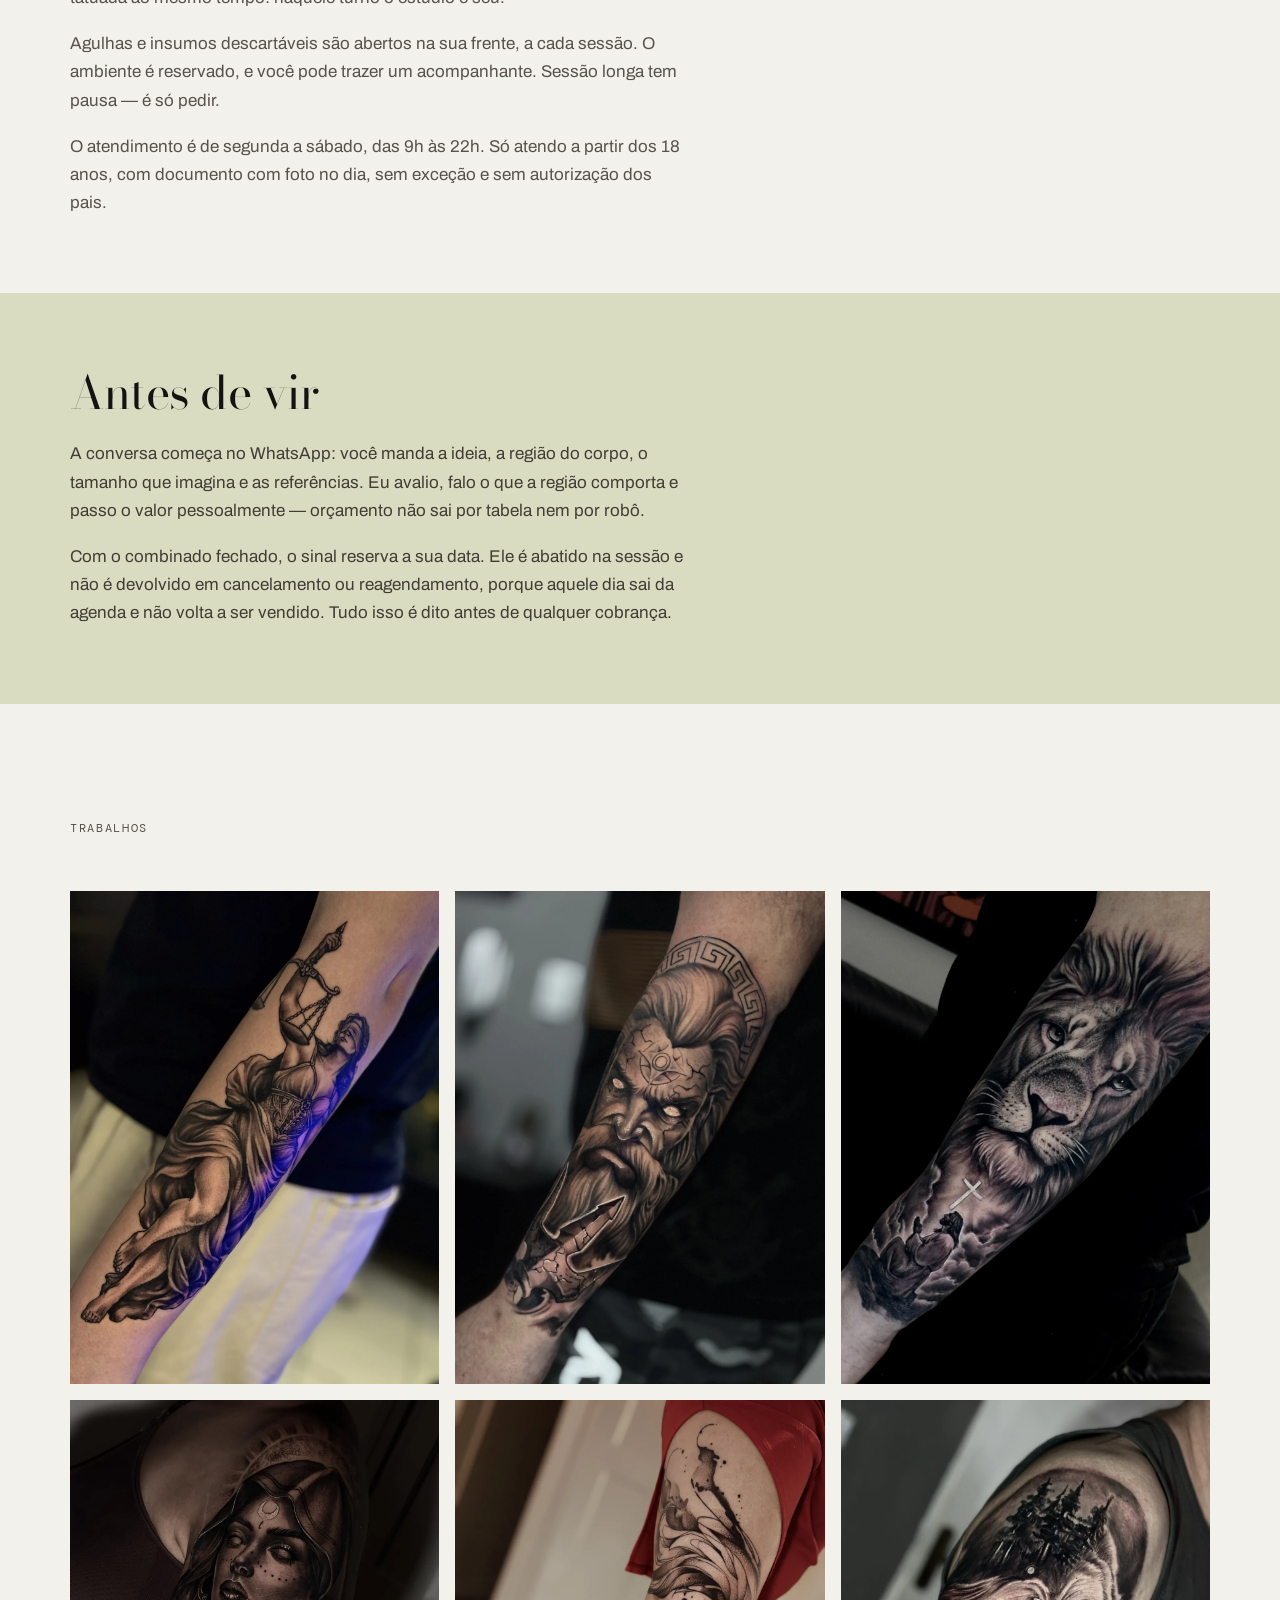
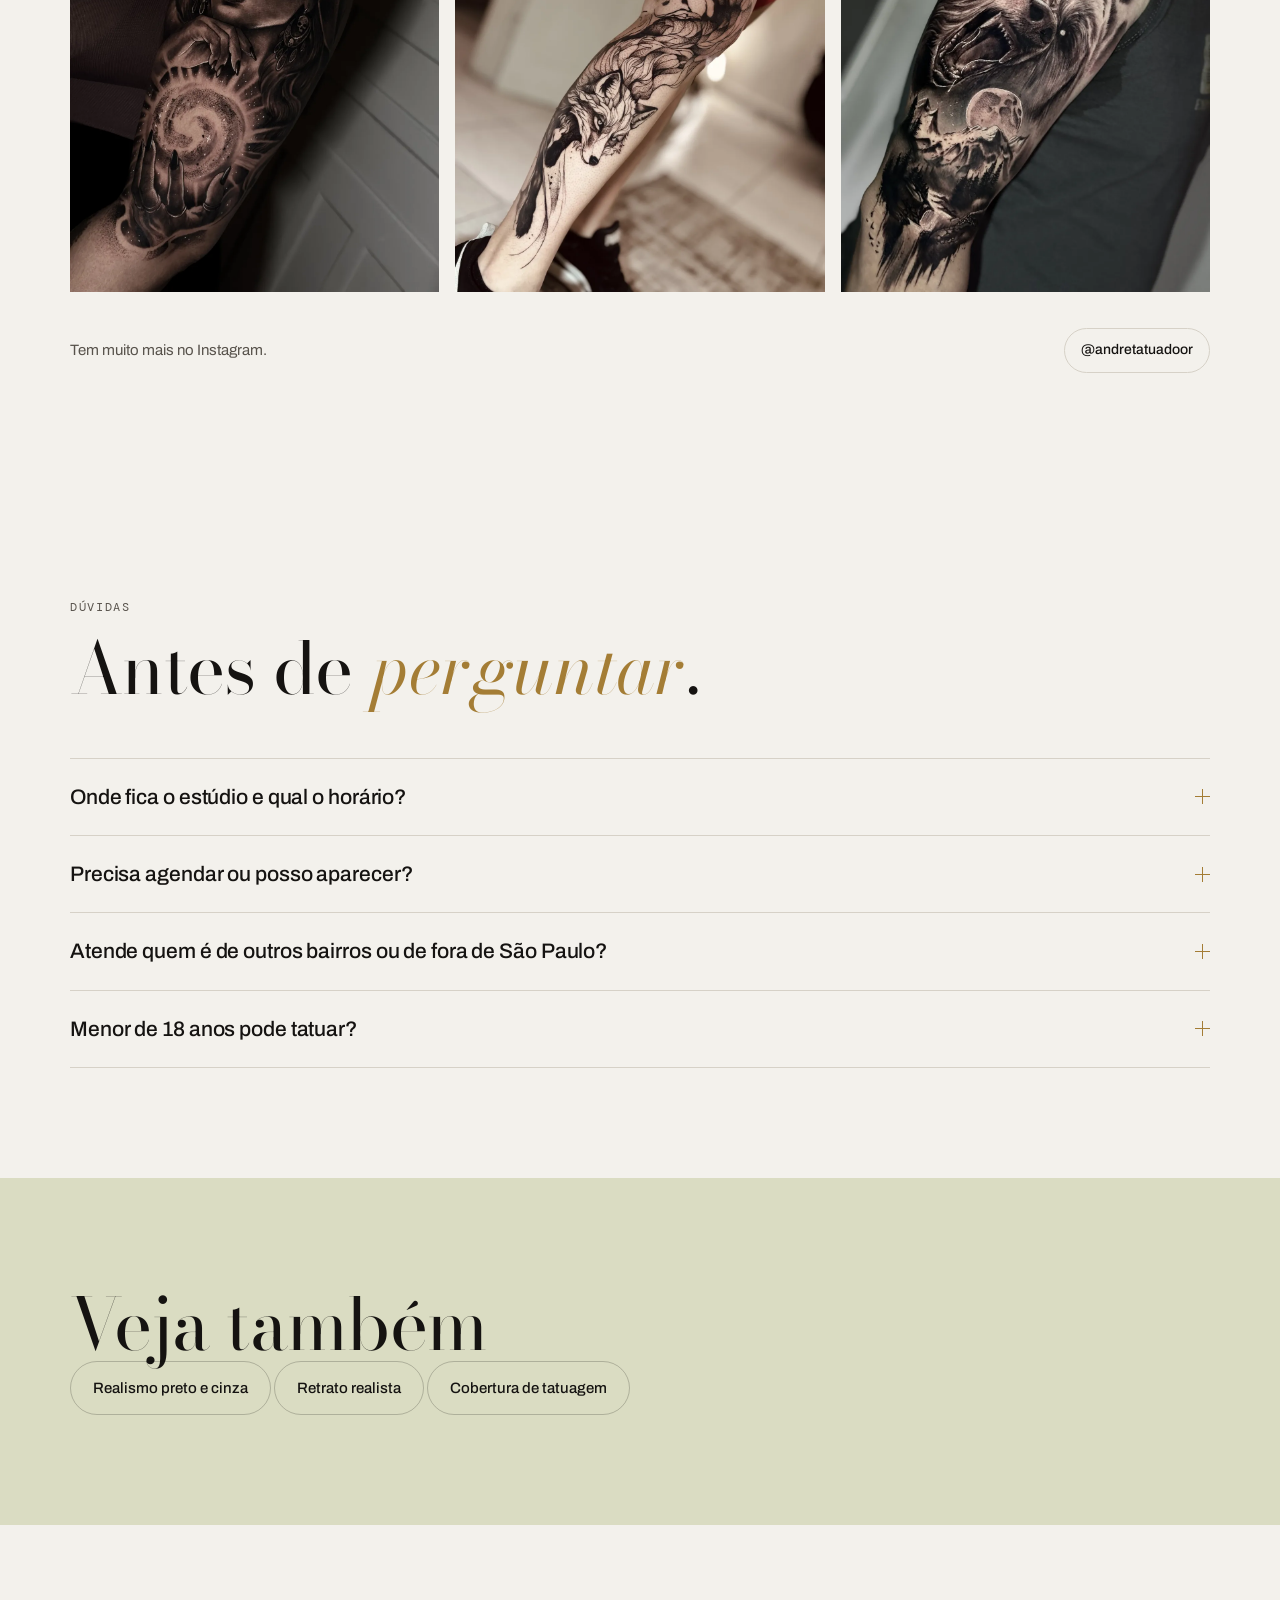
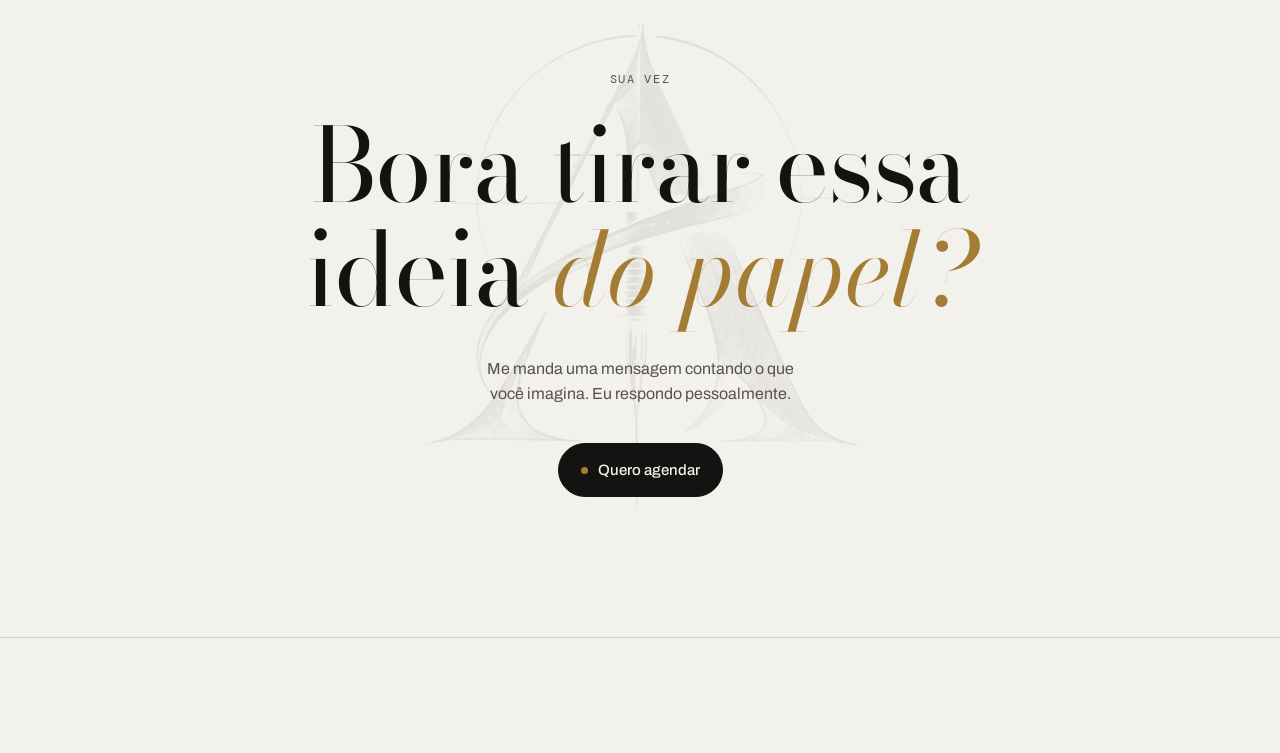
<file: tatuador-zona-leste-sp.html>
<!doctype html>
<html lang="pt-BR">
<head>
<meta charset="utf-8">
<meta name="viewport" content="width=device-width, initial-scale=1, viewport-fit=cover">
<title>Tatuador na Zona Leste de São Paulo · Vila Matilde | André Tattoo</title>
<meta name="description" content="Estúdio de tatuagem na Vila Matilde, Zona Leste de São Paulo. Realismo preto e cinza com hora marcada, em ambiente reservado. Av. Melchert, 606. Agende pelo WhatsApp.">
<meta name="theme-color" content="#F3F1EC">
<link rel="canonical" href="https://andretattoo.com.br/tatuador-zona-leste-sp">

<meta property="og:type" content="website">
<meta property="og:site_name" content="André Tattoo">
<meta property="og:title" content="Tatuador na Zona Leste de São Paulo · Vila Matilde | André Tattoo">
<meta property="og:description" content="Estúdio de tatuagem na Vila Matilde, Zona Leste de São Paulo. Realismo preto e cinza com hora marcada, em ambiente reservado. Av. Melchert, 606. Agende pelo WhatsApp.">
<meta property="og:url" content="https://andretattoo.com.br/tatuador-zona-leste-sp">
<meta property="og:image" content="https://andretattoo.com.br/img/og.png">
<meta property="og:image:width" content="1200"><meta property="og:image:height" content="630">
<meta property="og:locale" content="pt_BR">
<meta name="twitter:card" content="summary_large_image">

<link rel="icon" href="img/favicon.png" type="image/png">
<link rel="apple-touch-icon" href="img/apple-touch-icon.png">

<link rel="preconnect" href="https://fonts.googleapis.com">
<link rel="preconnect" href="https://fonts.gstatic.com" crossorigin>
<link rel="stylesheet" href="https://fonts.googleapis.com/css2?family=Bodoni+Moda:ital,opsz,wght@0,6..96,400;0,6..96,500;1,6..96,400;1,6..96,500&family=Archivo:wght@400;500;600&family=DM+Mono:wght@400;500&display=swap">
<link rel="stylesheet" href="css/style.css">

<script type="application/ld+json">
{
 "@context": "https://schema.org",
 "@graph": [
  {
   "@type": "BreadcrumbList",
   "itemListElement": [
    {
     "@type": "ListItem",
     "position": 1,
     "name": "Início",
     "item": "https://andretattoo.com.br/"
    },
    {
     "@type": "ListItem",
     "position": 2,
     "name": "Tatuador na Zona Leste",
     "item": "https://andretattoo.com.br/tatuador-zona-leste-sp"
    }
   ]
  },
  {
   "@type": "FAQPage",
   "mainEntity": [
    {
     "@type": "Question",
     "name": "Onde fica o estúdio e qual o horário?",
     "acceptedAnswer": {
      "@type": "Answer",
      "text": "Av. Melchert, 606, Vila Matilde, São Paulo (SP), CEP 03508-000. Atendimento de segunda a sábado, das 9h às 22h, somente com hora marcada."
     }
    },
    {
     "@type": "Question",
     "name": "Precisa agendar ou posso aparecer?",
     "acceptedAnswer": {
      "@type": "Answer",
      "text": "Precisa agendar. Como é um trabalho grande por dia e o estúdio atende uma pessoa por vez, não há atendimento sem hora marcada."
     }
    },
    {
     "@type": "Question",
     "name": "Atende quem é de outros bairros ou de fora de São Paulo?",
     "acceptedAnswer": {
      "@type": "Answer",
      "text": "Sim. A maior parte vem dos bairros vizinhos da Zona Leste, mas recebo gente de outras zonas da cidade, do ABC e da Grande São Paulo. Quem vem de longe costuma resolver a peça em sessão cheia."
     }
    },
    {
     "@type": "Question",
     "name": "Menor de 18 anos pode tatuar?",
     "acceptedAnswer": {
      "@type": "Answer",
      "text": "Não. O estúdio não atende menores de 18 anos, com ou sem autorização dos pais. É necessário documento com foto no dia da sessão."
     }
    }
   ]
  },
  {
   "@type": "Service",
   "name": "Estúdio de tatuagem na Vila Matilde",
   "serviceType": "Estúdio de tatuagem na Vila Matilde",
   "url": "https://andretattoo.com.br/tatuador-zona-leste-sp",
   "description": "Estúdio de tatuagem na Vila Matilde, Zona Leste de São Paulo. Realismo preto e cinza com hora marcada, em ambiente reservado. Av. Melchert, 606. Agende pelo WhatsApp.",
   "provider": {
    "@id": "https://andretattoo.com.br/#estudio"
   },
   "areaServed": [
    {
     "@type": "City",
     "name": "São Paulo"
    },
    {
     "@type": "Place",
     "name": "Zona Leste de São Paulo"
    }
   ]
  },
  {
   "@type": "TattooParlor",
   "@id": "https://andretattoo.com.br/#estudio",
   "name": "André Tattoo",
   "url": "https://andretattoo.com.br/",
   "telephone": "+5511982713543",
   "address": {
    "@type": "PostalAddress",
    "streetAddress": "Av. Melchert, 606",
    "addressLocality": "São Paulo",
    "addressRegion": "SP",
    "addressCountry": "BR",
    "postalCode": "03508-000"
   },
   "aggregateRating": {
    "@type": "AggregateRating",
    "ratingValue": "5",
    "bestRating": "5",
    "worstRating": "1",
    "reviewCount": "230"
   }
  }
 ]
}
</script>
<script>document.documentElement.className += ' js';</script>
</head>
<body>

<header class="nav" id="nav">
  <div class="wrap">
    <a class="logo" href="/#topo"><span class="logo__marca" aria-hidden="true"></span><span class="logo__nome">André <i>Tattoo</i></span></a>
    <ul>
      <li><a href="/#trabalhos">Trabalhos</a></li>
      <li><a href="/#sobre">Sobre</a></li>
      <li><a href="/#avaliacoes">Avaliações</a></li>
      <li><a href="/#duvidas">Dúvidas</a></li>
      <li><a href="/#agendar">Como agendar</a></li>
      <li><a href="/#estudio">Estúdio</a></li>
    </ul>
    <a class="btn sm" href="https://wa.me/5511982713543?text=Oi%20Andre!%20Vim%20pelo%20site%20e%20quero%20fazer%20uma%20tattoo." target="_blank" rel="noopener" data-wa="topo"><span class="dot"></span>Agendar</a>
  </div>
</header>

<main id="topo">
  <section class="hero hero--texto">
    <div class="wrap">
      <div>
        <nav class="migalhas" aria-label="Você está em">
          <a href="/">Início</a> <span aria-hidden="true">·</span> <span>Tatuador na Zona Leste</span>
        </nav>
        <span class="eyebrow"><b>●</b>&nbsp; Vila Matilde · Zona Leste</span>
        <h1>Tatuador na Zona Leste de São Paulo</h1>
        <p class="lead">O estúdio fica na Vila Matilde, e o atendimento é um de cada vez, com hora marcada.</p>
        <div class="ctas">
          <a class="btn" href="https://wa.me/5511982713543" target="_blank" rel="noopener" data-wa="topo"><span class="dot"></span>Falar comigo no WhatsApp</a>
          <a class="btn ghost" href="#trabalhos">Ver trabalhos</a>
        </div>
      </div>
    </div>
  </section>

  <section class="conteudo"><div class="wrap">
    <h2 class="reveal">Onde fica</h2>
    <p class="reveal">Av. Melchert, 606 — Vila Matilde, São Paulo (SP), CEP 03508-000. É um estúdio de rua na Zona Leste, não uma sala dentro de um prédio comercial: você chega, toca e entra.</p>
    <p class="reveal">A Vila Matilde é atendida pela Linha 3-Vermelha do metrô, o que facilita para quem vem de outras regiões da cidade sem carro.</p>
  </div></section>

  <section class="conteudo bloco"><div class="wrap">
    <h2 class="reveal">Quem costuma vir aqui</h2>
    <p class="reveal">A maior parte dos clientes vem dos bairros vizinhos — Penha, Tatuapé, Itaquera, Artur Alvim, Carrão, Guaianases, Cangaíba, Vila Esperança, Vila Formosa — mas também recebo gente de outras zonas de São Paulo e de cidades do ABC e da Grande São Paulo, porque projeto grande em realismo não se escolhe pela distância.</p>
    <p class="reveal">Como é um trabalho grande por dia, quem vem de longe consegue resolver a peça em sessão cheia, em vez de parcelar em várias viagens curtas.</p>
  </div></section>

  <section class="conteudo"><div class="wrap">
    <h2 class="reveal">Como é o atendimento</h2>
    <p class="reveal">Só com hora marcada. Não há fila, não há espera e não há outra pessoa sendo tatuada ao mesmo tempo: naquele turno o estúdio é seu.</p>
    <p class="reveal">Agulhas e insumos descartáveis são abertos na sua frente, a cada sessão. O ambiente é reservado, e você pode trazer um acompanhante. Sessão longa tem pausa — é só pedir.</p>
    <p class="reveal">O atendimento é de segunda a sábado, das 9h às 22h. Só atendo a partir dos 18 anos, com documento com foto no dia, sem exceção e sem autorização dos pais.</p>
  </div></section>

  <section class="conteudo bloco"><div class="wrap">
    <h2 class="reveal">Antes de vir</h2>
    <p class="reveal">A conversa começa no WhatsApp: você manda a ideia, a região do corpo, o tamanho que imagina e as referências. Eu avalio, falo o que a região comporta e passo o valor pessoalmente — orçamento não sai por tabela nem por robô.</p>
    <p class="reveal">Com o combinado fechado, o sinal reserva a sua data. Ele é abatido na sessão e não é devolvido em cancelamento ou reagendamento, porque aquele dia sai da agenda e não volta a ser vendido. Tudo isso é dito antes de qualquer cobrança.</p>
  </div></section>

  <section id="trabalhos">
    <div class="wrap">
      <div class="head reveal"><div><span class="eyebrow">Trabalhos</span></div></div>
      <div class="gallery" id="gallery" data-fonte="pagina">
        <button class="work reveal" data-cap="Realismo · Dama da Justiça"><img src="img/justica.webp" alt="Dama da Justiça com balança e espada, em realismo preto e cinza no antebraço" width="1200" height="1600" loading="lazy" decoding="async"></button>
        <button class="work reveal" data-cap="Realismo · Poseidon"><img src="img/poseidon.webp" alt="Rosto de Poseidon com tridente e grega, em realismo preto e cinza no antebraço" width="1200" height="1600" loading="lazy" decoding="async"></button>
        <button class="work reveal" data-cap="Realismo · Leão"><img src="img/leao.webp" alt="Leão em realismo preto e cinza no antebraço, com cruz e figura em oração entre as nuvens" width="1200" height="1600" loading="lazy" decoding="async"></button>
        <button class="work reveal" data-cap="Realismo · Cigana"><img src="img/cigana.webp" alt="Cigana de capuz com lua na testa, segurando uma galáxia, em realismo preto e cinza no braço" width="1200" height="1600" loading="lazy" decoding="async"></button>
        <button class="work reveal" data-cap="Blackwork · Raposa"><img src="img/raposa.webp" alt="Raposa em blackwork pela perna" width="1100" height="1467" loading="lazy" decoding="async"></button>
        <button class="work reveal" data-cap="Realismo · Urso"><img src="img/urso.webp" alt="Urso com lua e montanhas em realismo no braço" width="1100" height="1467" loading="lazy" decoding="async"></button>
      </div>
      <div class="gallery-foot">
        <span>Tem muito mais no Instagram.</span>
        <a class="btn ghost sm" href="https://www.instagram.com/andretatuadoor/" target="_blank" rel="noopener">@andretatuadoor</a>
      </div>
    </div>
  </section>

  <section class="faq" id="duvidas">
    <div class="wrap">
      <div class="head reveal"><div><span class="eyebrow">Dúvidas</span>
        <h2 style="margin-top:14px">Antes de <em>perguntar</em>.</h2></div></div>
      <div class="acc" id="acc" data-fonte="pagina">
        <details class="acc__item reveal"><summary><span>Onde fica o estúdio e qual o horário?</span><i aria-hidden="true"></i></summary><div class="acc__corpo"><p>Av. Melchert, 606, Vila Matilde, São Paulo (SP), CEP 03508-000. Atendimento de segunda a sábado, das 9h às 22h, somente com hora marcada.</p></div></details>
        <details class="acc__item reveal"><summary><span>Precisa agendar ou posso aparecer?</span><i aria-hidden="true"></i></summary><div class="acc__corpo"><p>Precisa agendar. Como é um trabalho grande por dia e o estúdio atende uma pessoa por vez, não há atendimento sem hora marcada.</p></div></details>
        <details class="acc__item reveal"><summary><span>Atende quem é de outros bairros ou de fora de São Paulo?</span><i aria-hidden="true"></i></summary><div class="acc__corpo"><p>Sim. A maior parte vem dos bairros vizinhos da Zona Leste, mas recebo gente de outras zonas da cidade, do ABC e da Grande São Paulo. Quem vem de longe costuma resolver a peça em sessão cheia.</p></div></details>
        <details class="acc__item reveal"><summary><span>Menor de 18 anos pode tatuar?</span><i aria-hidden="true"></i></summary><div class="acc__corpo"><p>Não. O estúdio não atende menores de 18 anos, com ou sem autorização dos pais. É necessário documento com foto no dia da sessão.</p></div></details>
      </div>
    </div>
  </section>

  <section class="bloco">
    <div class="wrap">
      <h2 class="reveal">Veja também</h2>
      <div class="ctas reveal">
        <a class="btn ghost" href="realismo-preto-e-cinza">Realismo preto e cinza</a>
        <a class="btn ghost" href="tatuagem-retrato-realista">Retrato realista</a>
        <a class="btn ghost" href="cobertura-de-tatuagem">Cobertura de tatuagem</a>
      </div>
    </div>
  </section>

  <section class="final" id="fim">
    <div class="wrap reveal">
      <span class="eyebrow">Sua vez</span>
      <h2>Bora tirar essa ideia <em>do papel?</em></h2>
      <p>Me manda uma mensagem contando o que você imagina. Eu respondo pessoalmente.</p>
      <a class="btn" href="https://wa.me/5511982713543" target="_blank" rel="noopener" data-wa="obras"><span class="dot"></span>Quero agendar</a>
    </div>
  </section>
</main>

<footer>
  <div class="wrap">
    <div class="foot__id">
      <span class="foot__marca" aria-hidden="true"></span>
      <div class="foot__txt">
        <b>André Tattoo</b>
        <span>Av. Melchert, 606 · Vila Matilde · São Paulo, SP</span>
      </div>
    </div>

    <ul class="redes">
      <li><a href="https://wa.me/5511982713543?text=Oi%20Andre!%20Vim%20pelo%20site%20e%20quero%20fazer%20uma%20tattoo." target="_blank" rel="noopener" data-wa="obras" aria-label="WhatsApp (11) 98271-3543">
        <svg class="redes__ico redes__ico--cheio" viewBox="0 0 24 24" aria-hidden="true"><path d="M12 2a10 10 0 0 0-8.6 15.1L2 22l5-1.3A10 10 0 1 0 12 2Zm5.3 14.1c-.2.6-1.2 1.2-1.7 1.2-.5.1-1 .1-1.7-.1-.4-.1-1-.3-1.7-.6a11 11 0 0 1-4.2-3.9c-.5-.9-.8-1.7-.8-2.4 0-.7.3-1.3.7-1.7.2-.2.4-.3.6-.3h.5c.2 0 .4 0 .5.4l.7 1.7c.1.2 0 .4-.1.5l-.3.4c-.2.2-.3.3-.2.5.5 1.1 1.5 2.1 2.7 2.6.2.1.4.1.5-.1l.5-.6c.2-.2.3-.2.5-.1l1.6.8c.3.1.4.3.4.5 0 .2 0 .6-.2 1.1Z"/></svg>
        <span>(11) 98271-3543</span></a></li>

      <li><a href="https://www.instagram.com/andretatuadoor/" target="_blank" rel="noopener" aria-label="Instagram">
        <svg class="redes__ico" viewBox="0 0 24 24" aria-hidden="true"><rect x="3.2" y="3.2" width="17.6" height="17.6" rx="5"/><circle cx="12" cy="12" r="4.1"/><circle class="cheio" cx="17.3" cy="6.7" r="1.15"/></svg>
        <span>@andretatuadoor</span></a></li>

      <li><a href="https://www.tiktok.com/@andretattoo.ink" target="_blank" rel="noopener" aria-label="TikTok">
        <svg class="redes__ico redes__ico--cheio" viewBox="0 0 24 24" aria-hidden="true"><path d="M16.6 3h-2.9v12.1a2.8 2.8 0 1 1-2.3-2.8v-2.9a5.7 5.7 0 1 0 5.2 5.7V8.9a7 7 0 0 0 3.8 1.1V7.2c-2-.1-3.6-1.8-3.8-4.2Z"/></svg>
        <span>@andretattoo.ink</span></a></li>
    </ul>
  </div>
</footer>

<a class="btn float" id="float" href="https://wa.me/5511982713543" target="_blank" rel="noopener" data-wa="barra"><span class="dot"></span>Agendar</a>

<div class="lb" id="lb" hidden>
  <img alt="">
  <button class="prev" aria-label="Foto anterior">&lsaquo;</button>
  <button class="next" aria-label="Próxima foto">&rsaquo;</button>
  <button class="x" aria-label="Fechar">&times;</button>
  <span class="lbcap"></span>
</div>

<script src="js/dados.js"></script>
<script src="js/main.js"></script>
</body>
</html>
</file>
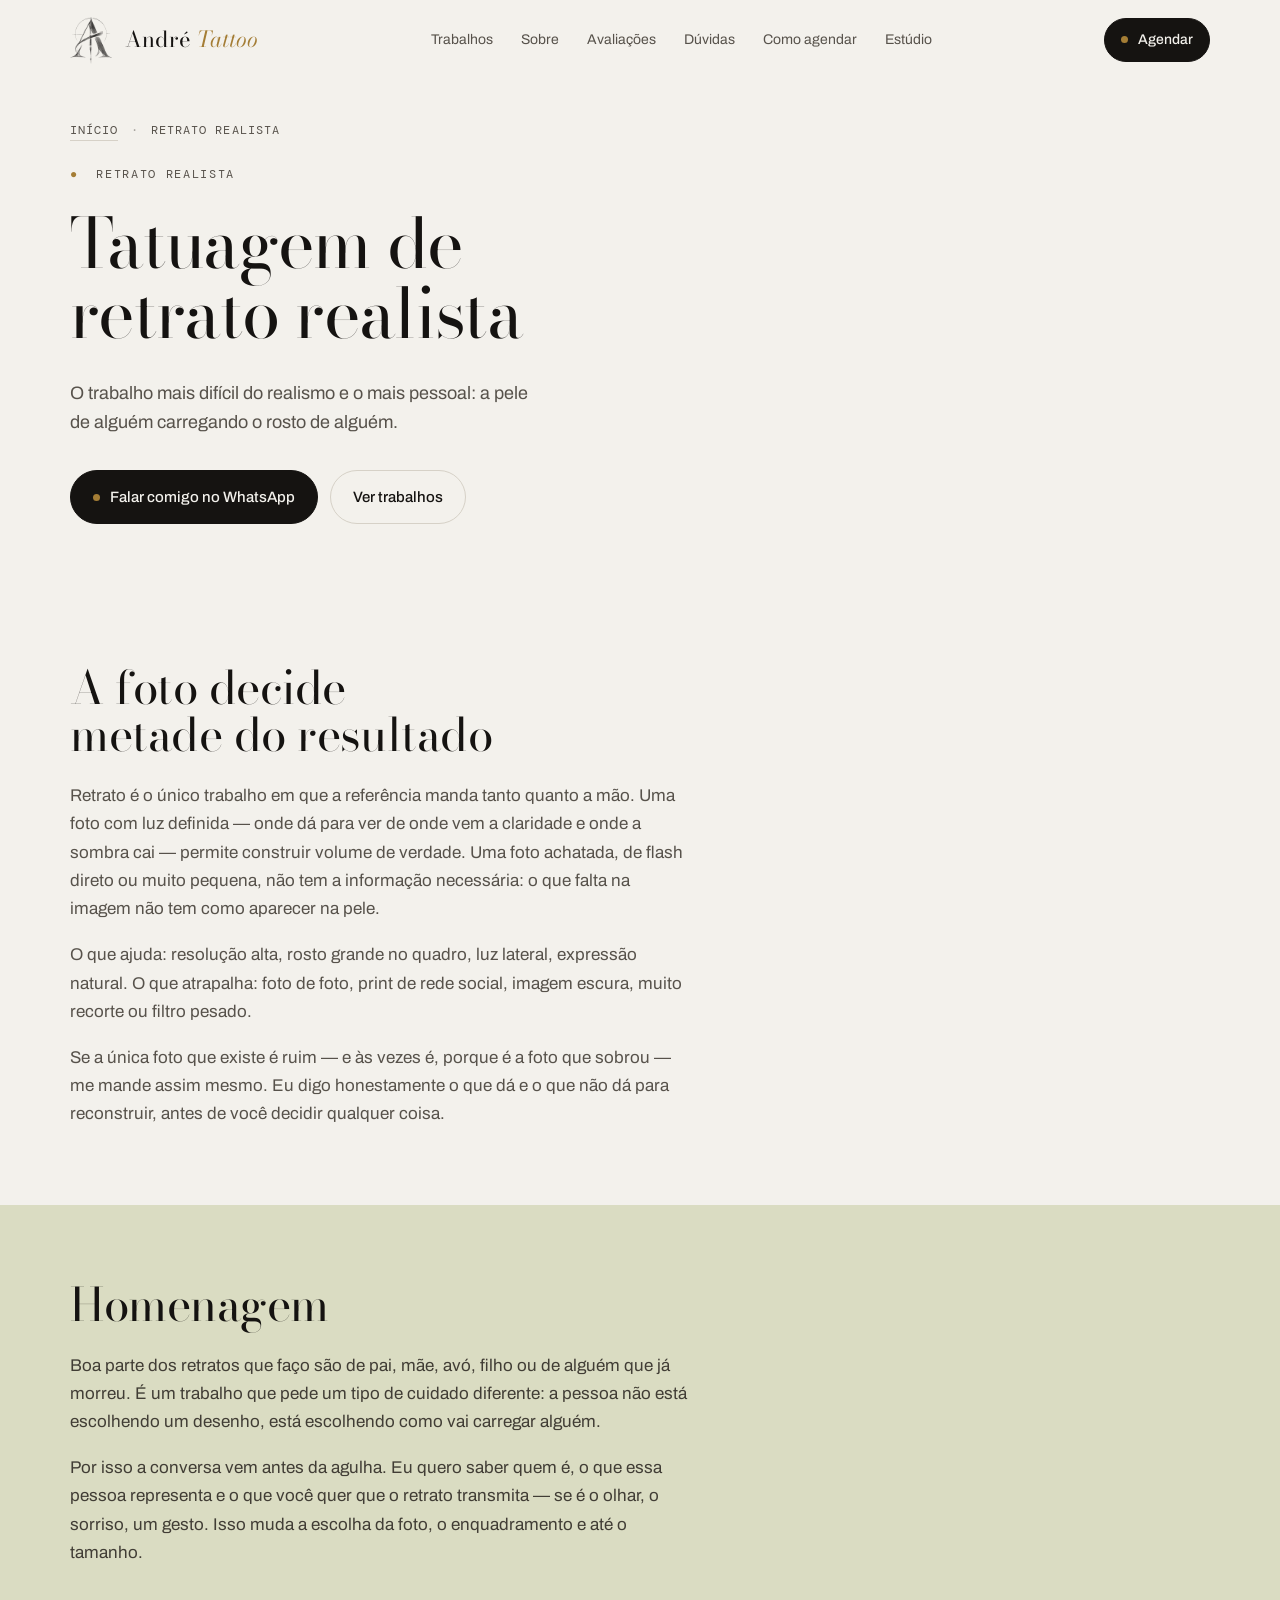
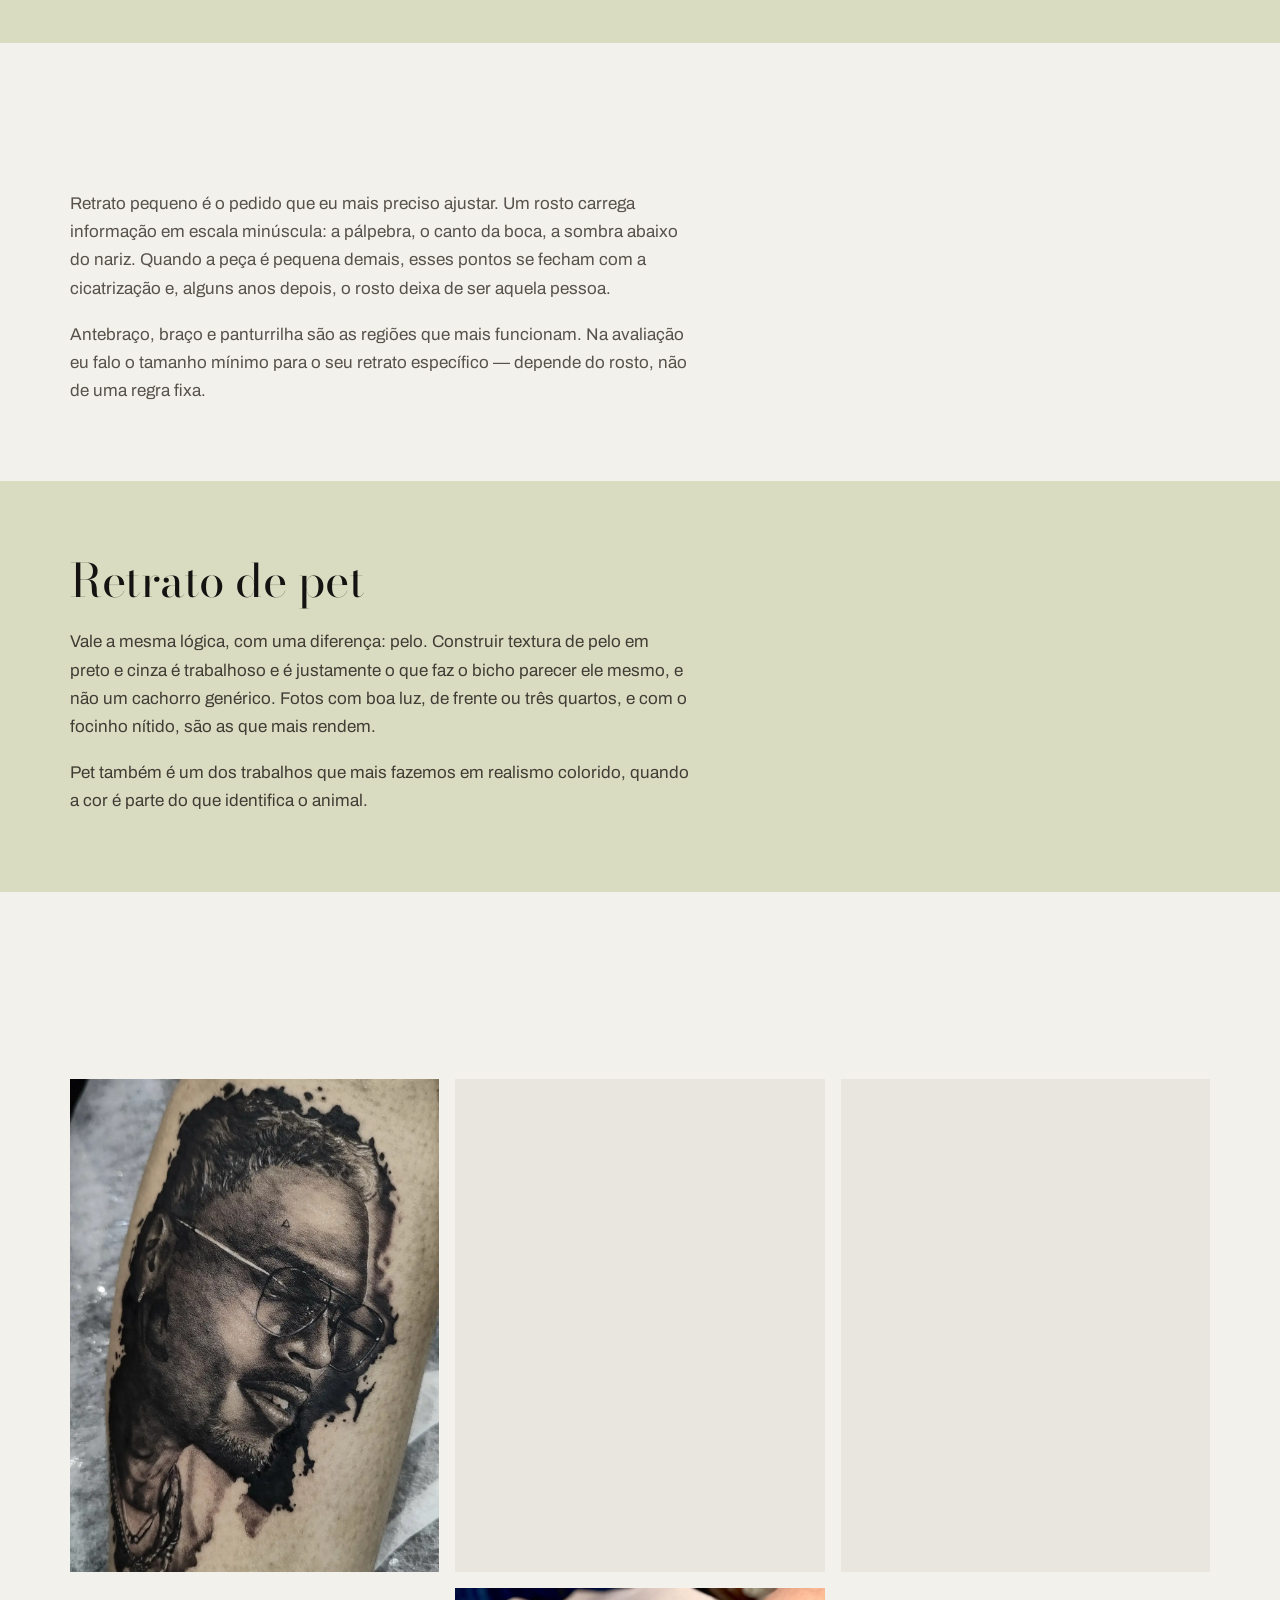
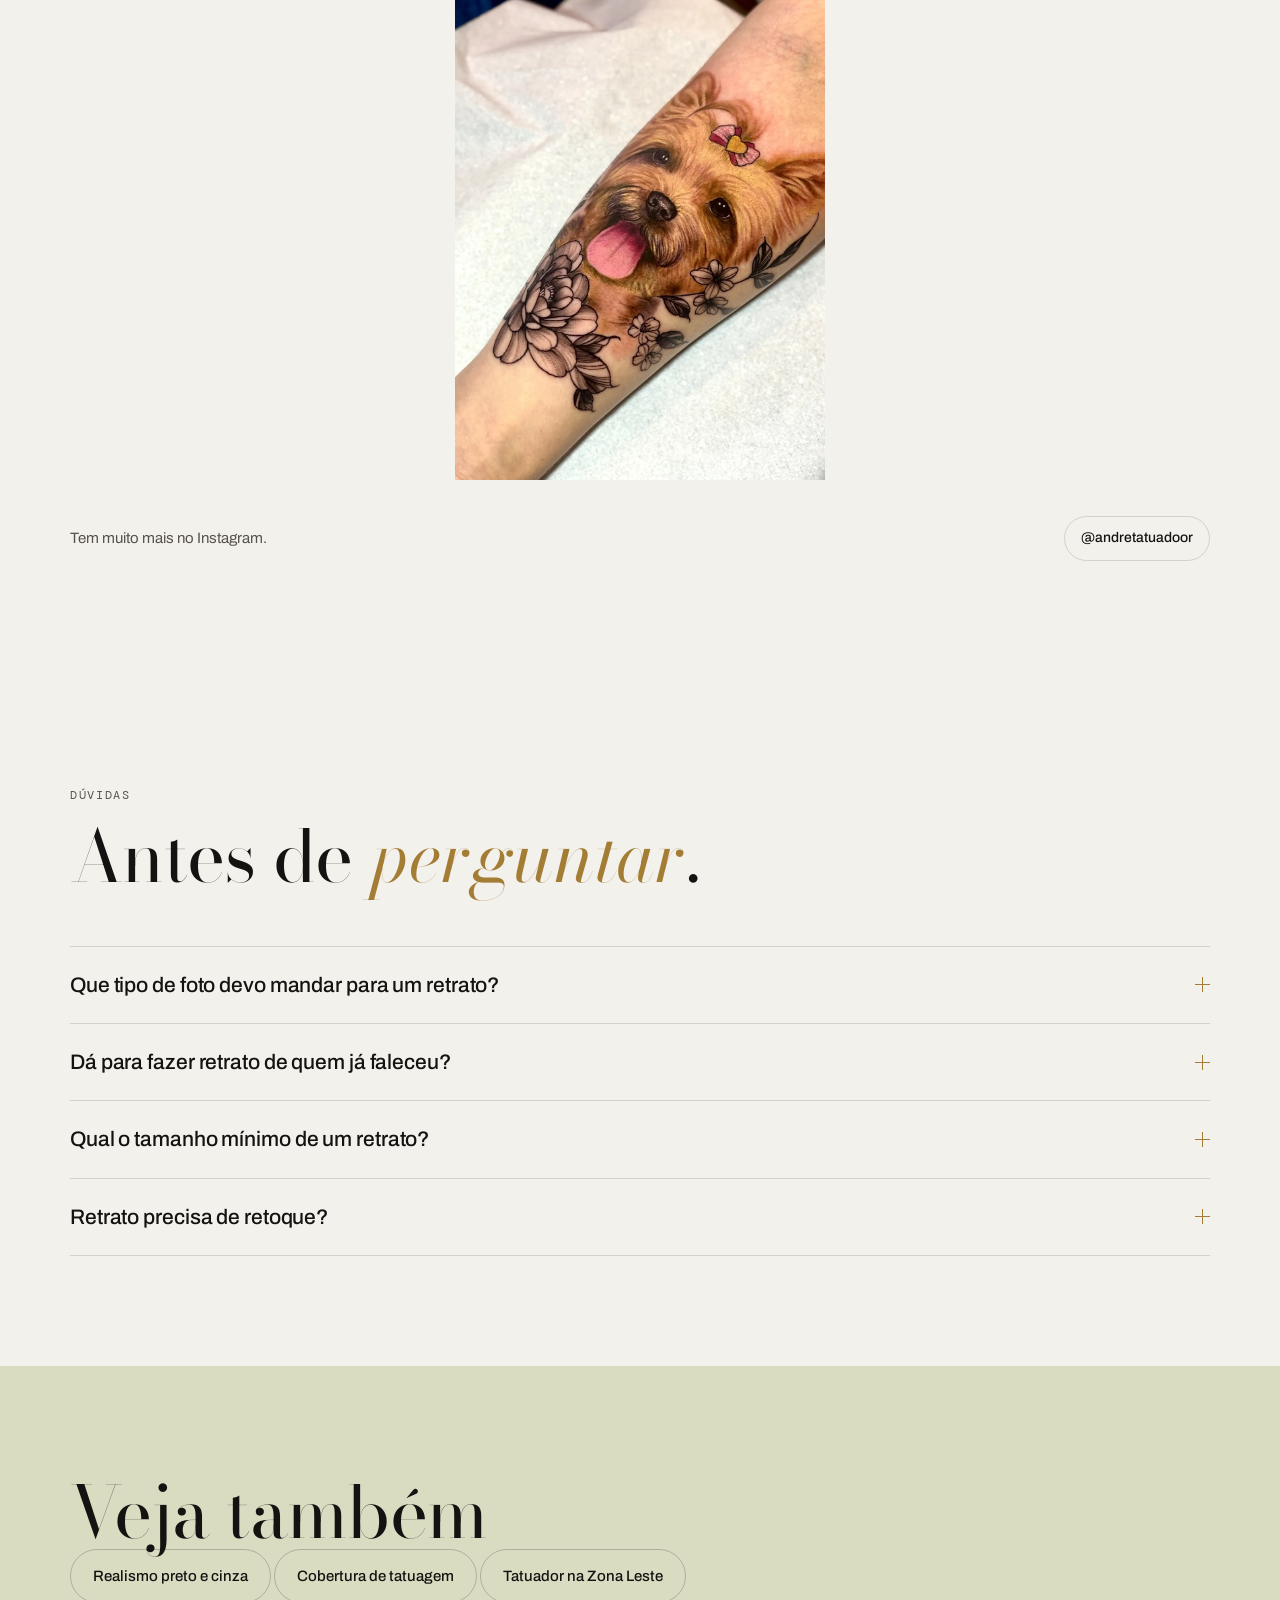
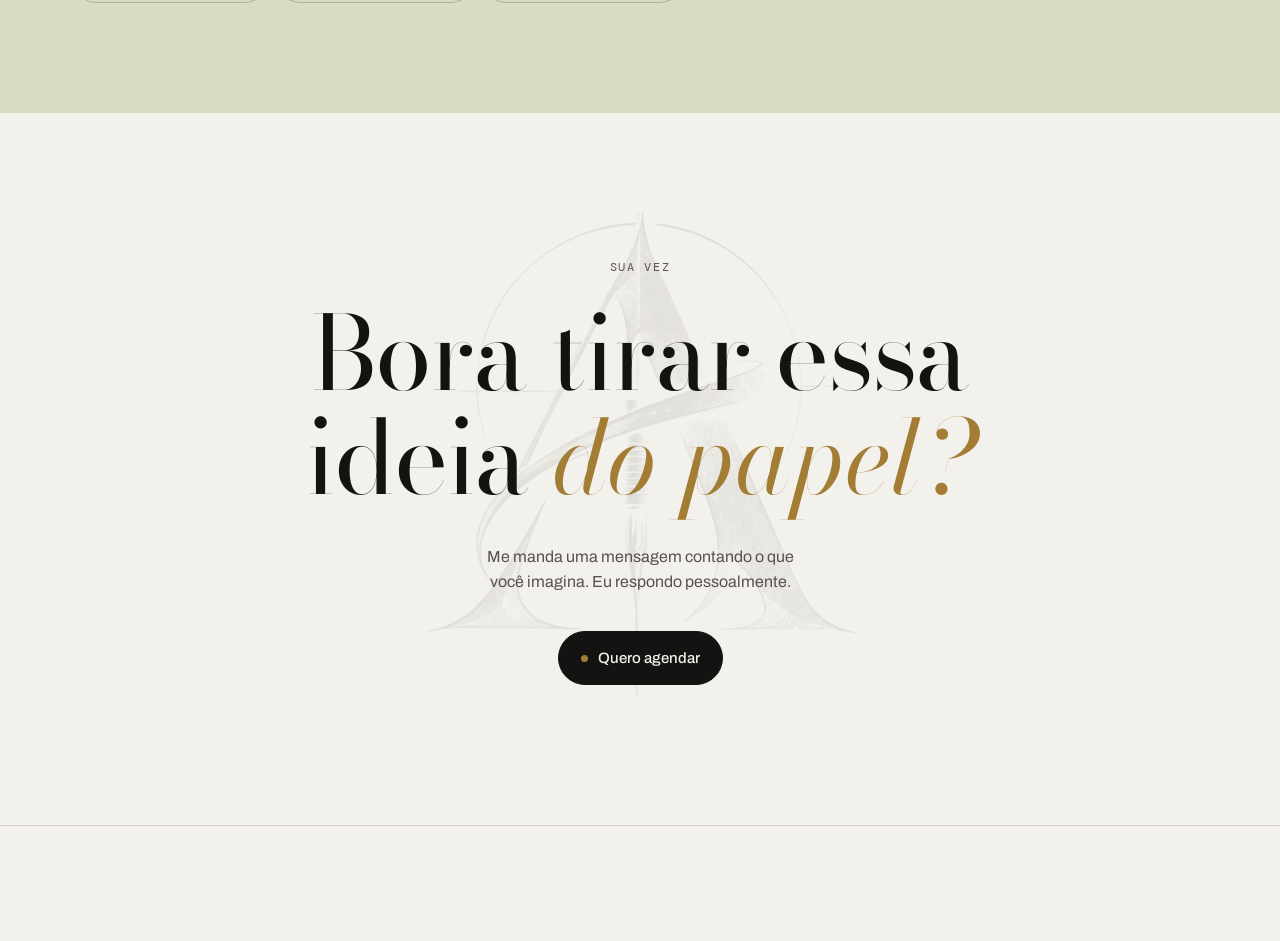
<file: tatuagem-retrato-realista.html>
<!doctype html>
<html lang="pt-BR">
<head>
<meta charset="utf-8">
<meta name="viewport" content="width=device-width, initial-scale=1, viewport-fit=cover">
<title>Tatuagem de Retrato Realista em São Paulo | André Tattoo</title>
<meta name="description" content="Tatuagem de retrato realista na Vila Matilde, São Paulo. Retrato de pessoa ou pet a partir da sua foto, em preto e cinza. Mande a referência e receba a avaliação.">
<meta name="theme-color" content="#F3F1EC">
<link rel="canonical" href="https://andretattoo.com.br/tatuagem-retrato-realista">

<meta property="og:type" content="website">
<meta property="og:site_name" content="André Tattoo">
<meta property="og:title" content="Tatuagem de Retrato Realista em São Paulo | André Tattoo">
<meta property="og:description" content="Tatuagem de retrato realista na Vila Matilde, São Paulo. Retrato de pessoa ou pet a partir da sua foto, em preto e cinza. Mande a referência e receba a avaliação.">
<meta property="og:url" content="https://andretattoo.com.br/tatuagem-retrato-realista">
<meta property="og:image" content="https://andretattoo.com.br/img/og.png">
<meta property="og:image:width" content="1200"><meta property="og:image:height" content="630">
<meta property="og:locale" content="pt_BR">
<meta name="twitter:card" content="summary_large_image">

<link rel="icon" href="img/favicon.png" type="image/png">
<link rel="apple-touch-icon" href="img/apple-touch-icon.png">

<link rel="preconnect" href="https://fonts.googleapis.com">
<link rel="preconnect" href="https://fonts.gstatic.com" crossorigin>
<link rel="stylesheet" href="https://fonts.googleapis.com/css2?family=Bodoni+Moda:ital,opsz,wght@0,6..96,400;0,6..96,500;1,6..96,400;1,6..96,500&family=Archivo:wght@400;500;600&family=DM+Mono:wght@400;500&display=swap">
<link rel="stylesheet" href="css/style.css">

<script type="application/ld+json">
{
 "@context": "https://schema.org",
 "@graph": [
  {
   "@type": "BreadcrumbList",
   "itemListElement": [
    {
     "@type": "ListItem",
     "position": 1,
     "name": "Início",
     "item": "https://andretattoo.com.br/"
    },
    {
     "@type": "ListItem",
     "position": 2,
     "name": "Retrato realista",
     "item": "https://andretattoo.com.br/tatuagem-retrato-realista"
    }
   ]
  },
  {
   "@type": "FAQPage",
   "mainEntity": [
    {
     "@type": "Question",
     "name": "Que tipo de foto devo mandar para um retrato?",
     "acceptedAnswer": {
      "@type": "Answer",
      "text": "De preferência uma foto com boa resolução, com o rosto grande no quadro e com luz lateral, que mostre de onde vem a claridade. Evite print de rede social, foto de foto, imagem escura ou com filtro pesado. Se a foto que você tem é a única que existe, mande assim mesmo e eu digo o que é possível."
     }
    },
    {
     "@type": "Question",
     "name": "Dá para fazer retrato de quem já faleceu?",
     "acceptedAnswer": {
      "@type": "Answer",
      "text": "Dá, e é uma parte grande do trabalho. O que decide é a qualidade da referência. Mande a melhor foto que existir e, se houver mais de uma, mande todas: às vezes uma resolve a luz e outra resolve a expressão."
     }
    },
    {
     "@type": "Question",
     "name": "Qual o tamanho mínimo de um retrato?",
     "acceptedAnswer": {
      "@type": "Answer",
      "text": "Não existe número fixo, porque depende do rosto e da quantidade de detalhe. O que existe é um limite: abaixo de certo tamanho o detalhe fecha com o tempo e o rosto deixa de ser reconhecível. Eu falo o mínimo do seu caso na avaliação."
     }
    },
    {
     "@type": "Question",
     "name": "Retrato precisa de retoque?",
     "acceptedAnswer": {
      "@type": "Answer",
      "text": "A regra é a mesma de qualquer peça: a partir de 40 dias da sessão, se for necessário, depois de eu avaliar por foto ou pessoalmente. Falha na aplicação, retoque sem custo."
     }
    }
   ]
  },
  {
   "@type": "Service",
   "name": "Tatuagem de retrato realista",
   "serviceType": "Tatuagem de retrato realista",
   "url": "https://andretattoo.com.br/tatuagem-retrato-realista",
   "description": "Tatuagem de retrato realista na Vila Matilde, São Paulo. Retrato de pessoa ou pet a partir da sua foto, em preto e cinza. Mande a referência e receba a avaliação.",
   "provider": {
    "@id": "https://andretattoo.com.br/#estudio"
   },
   "areaServed": [
    {
     "@type": "City",
     "name": "São Paulo"
    },
    {
     "@type": "Place",
     "name": "Zona Leste de São Paulo"
    }
   ]
  },
  {
   "@type": "TattooParlor",
   "@id": "https://andretattoo.com.br/#estudio",
   "name": "André Tattoo",
   "url": "https://andretattoo.com.br/",
   "telephone": "+5511982713543",
   "address": {
    "@type": "PostalAddress",
    "streetAddress": "Av. Melchert, 606",
    "addressLocality": "São Paulo",
    "addressRegion": "SP",
    "addressCountry": "BR",
    "postalCode": "03508-000"
   },
   "aggregateRating": {
    "@type": "AggregateRating",
    "ratingValue": "5",
    "bestRating": "5",
    "worstRating": "1",
    "reviewCount": "230"
   }
  }
 ]
}
</script>
<script>document.documentElement.className += ' js';</script>
</head>
<body>

<header class="nav" id="nav">
  <div class="wrap">
    <a class="logo" href="/#topo"><span class="logo__marca" aria-hidden="true"></span><span class="logo__nome">André <i>Tattoo</i></span></a>
    <ul>
      <li><a href="/#trabalhos">Trabalhos</a></li>
      <li><a href="/#sobre">Sobre</a></li>
      <li><a href="/#avaliacoes">Avaliações</a></li>
      <li><a href="/#duvidas">Dúvidas</a></li>
      <li><a href="/#agendar">Como agendar</a></li>
      <li><a href="/#estudio">Estúdio</a></li>
    </ul>
    <a class="btn sm" href="https://wa.me/5511982713543?text=Oi%20Andre!%20Vim%20pelo%20site%20e%20quero%20fazer%20uma%20tattoo." target="_blank" rel="noopener" data-wa="topo"><span class="dot"></span>Agendar</a>
  </div>
</header>

<main id="topo">
  <section class="hero hero--texto">
    <div class="wrap">
      <div>
        <nav class="migalhas" aria-label="Você está em">
          <a href="/">Início</a> <span aria-hidden="true">·</span> <span>Retrato realista</span>
        </nav>
        <span class="eyebrow"><b>●</b>&nbsp; Retrato realista</span>
        <h1>Tatuagem de retrato realista</h1>
        <p class="lead">O trabalho mais difícil do realismo e o mais pessoal: a pele de alguém carregando o rosto de alguém.</p>
        <div class="ctas">
          <a class="btn" href="https://wa.me/5511982713543" target="_blank" rel="noopener" data-wa="topo"><span class="dot"></span>Falar comigo no WhatsApp</a>
          <a class="btn ghost" href="#trabalhos">Ver trabalhos</a>
        </div>
      </div>
    </div>
  </section>

  <section class="conteudo"><div class="wrap">
    <h2 class="reveal">A foto decide metade do resultado</h2>
    <p class="reveal">Retrato é o único trabalho em que a referência manda tanto quanto a mão. Uma foto com luz definida — onde dá para ver de onde vem a claridade e onde a sombra cai — permite construir volume de verdade. Uma foto achatada, de flash direto ou muito pequena, não tem a informação necessária: o que falta na imagem não tem como aparecer na pele.</p>
    <p class="reveal">O que ajuda: resolução alta, rosto grande no quadro, luz lateral, expressão natural. O que atrapalha: foto de foto, print de rede social, imagem escura, muito recorte ou filtro pesado.</p>
    <p class="reveal">Se a única foto que existe é ruim — e às vezes é, porque é a foto que sobrou — me mande assim mesmo. Eu digo honestamente o que dá e o que não dá para reconstruir, antes de você decidir qualquer coisa.</p>
  </div></section>

  <section class="conteudo bloco"><div class="wrap">
    <h2 class="reveal">Homenagem</h2>
    <p class="reveal">Boa parte dos retratos que faço são de pai, mãe, avó, filho ou de alguém que já morreu. É um trabalho que pede um tipo de cuidado diferente: a pessoa não está escolhendo um desenho, está escolhendo como vai carregar alguém.</p>
    <p class="reveal">Por isso a conversa vem antes da agulha. Eu quero saber quem é, o que essa pessoa representa e o que você quer que o retrato transmita — se é o olhar, o sorriso, um gesto. Isso muda a escolha da foto, o enquadramento e até o tamanho.</p>
  </div></section>

  <section class="conteudo"><div class="wrap">
    <h2 class="reveal">Tamanho não é detalhe</h2>
    <p class="reveal">Retrato pequeno é o pedido que eu mais preciso ajustar. Um rosto carrega informação em escala minúscula: a pálpebra, o canto da boca, a sombra abaixo do nariz. Quando a peça é pequena demais, esses pontos se fecham com a cicatrização e, alguns anos depois, o rosto deixa de ser aquela pessoa.</p>
    <p class="reveal">Antebraço, braço e panturrilha são as regiões que mais funcionam. Na avaliação eu falo o tamanho mínimo para o seu retrato específico — depende do rosto, não de uma regra fixa.</p>
  </div></section>

  <section class="conteudo bloco"><div class="wrap">
    <h2 class="reveal">Retrato de pet</h2>
    <p class="reveal">Vale a mesma lógica, com uma diferença: pelo. Construir textura de pelo em preto e cinza é trabalhoso e é justamente o que faz o bicho parecer ele mesmo, e não um cachorro genérico. Fotos com boa luz, de frente ou três quartos, e com o focinho nítido, são as que mais rendem.</p>
    <p class="reveal">Pet também é um dos trabalhos que mais fazemos em realismo colorido, quando a cor é parte do que identifica o animal.</p>
  </div></section>

  <section id="trabalhos">
    <div class="wrap">
      <div class="head reveal"><div><span class="eyebrow">Trabalhos</span></div></div>
      <div class="gallery" id="gallery" data-fonte="pagina">
        <button class="work reveal" data-cap="Realismo · Retrato"><img src="img/retrato-oculos.webp" alt="Retrato masculino de óculos em realismo preto e cinza, com respingos de tinta, na panturrilha" width="1200" height="1600" loading="lazy" decoding="async"></button>
        <button class="work reveal" data-cap="Realismo · Retrato"><img src="img/retrato.webp" alt="Retrato realista no braço" width="1100" height="1467" loading="lazy" decoding="async"></button>
        <button class="work reveal" data-cap="Realismo · Rostos"><img src="img/rostos.webp" alt="Composição de rostos em realismo no antebraço" width="1100" height="1467" loading="lazy" decoding="async"></button>
        <button class="work reveal" data-cap="Realismo colorido · Pet"><img src="img/pet.webp" alt="Cachorrinho em realismo colorido com flores no antebraço" width="1100" height="1467" loading="lazy" decoding="async"></button>
      </div>
      <div class="gallery-foot">
        <span>Tem muito mais no Instagram.</span>
        <a class="btn ghost sm" href="https://www.instagram.com/andretatuadoor/" target="_blank" rel="noopener">@andretatuadoor</a>
      </div>
    </div>
  </section>

  <section class="faq" id="duvidas">
    <div class="wrap">
      <div class="head reveal"><div><span class="eyebrow">Dúvidas</span>
        <h2 style="margin-top:14px">Antes de <em>perguntar</em>.</h2></div></div>
      <div class="acc" id="acc" data-fonte="pagina">
        <details class="acc__item reveal"><summary><span>Que tipo de foto devo mandar para um retrato?</span><i aria-hidden="true"></i></summary><div class="acc__corpo"><p>De preferência uma foto com boa resolução, com o rosto grande no quadro e com luz lateral, que mostre de onde vem a claridade. Evite print de rede social, foto de foto, imagem escura ou com filtro pesado. Se a foto que você tem é a única que existe, mande assim mesmo e eu digo o que é possível.</p></div></details>
        <details class="acc__item reveal"><summary><span>Dá para fazer retrato de quem já faleceu?</span><i aria-hidden="true"></i></summary><div class="acc__corpo"><p>Dá, e é uma parte grande do trabalho. O que decide é a qualidade da referência. Mande a melhor foto que existir e, se houver mais de uma, mande todas: às vezes uma resolve a luz e outra resolve a expressão.</p></div></details>
        <details class="acc__item reveal"><summary><span>Qual o tamanho mínimo de um retrato?</span><i aria-hidden="true"></i></summary><div class="acc__corpo"><p>Não existe número fixo, porque depende do rosto e da quantidade de detalhe. O que existe é um limite: abaixo de certo tamanho o detalhe fecha com o tempo e o rosto deixa de ser reconhecível. Eu falo o mínimo do seu caso na avaliação.</p></div></details>
        <details class="acc__item reveal"><summary><span>Retrato precisa de retoque?</span><i aria-hidden="true"></i></summary><div class="acc__corpo"><p>A regra é a mesma de qualquer peça: a partir de 40 dias da sessão, se for necessário, depois de eu avaliar por foto ou pessoalmente. Falha na aplicação, retoque sem custo.</p></div></details>
      </div>
    </div>
  </section>

  <section class="bloco">
    <div class="wrap">
      <h2 class="reveal">Veja também</h2>
      <div class="ctas reveal">
        <a class="btn ghost" href="realismo-preto-e-cinza">Realismo preto e cinza</a>
        <a class="btn ghost" href="cobertura-de-tatuagem">Cobertura de tatuagem</a>
        <a class="btn ghost" href="tatuador-zona-leste-sp">Tatuador na Zona Leste</a>
      </div>
    </div>
  </section>

  <section class="final" id="fim">
    <div class="wrap reveal">
      <span class="eyebrow">Sua vez</span>
      <h2>Bora tirar essa ideia <em>do papel?</em></h2>
      <p>Me manda uma mensagem contando o que você imagina. Eu respondo pessoalmente.</p>
      <a class="btn" href="https://wa.me/5511982713543" target="_blank" rel="noopener" data-wa="obras"><span class="dot"></span>Quero agendar</a>
    </div>
  </section>
</main>

<footer>
  <div class="wrap">
    <div class="foot__id">
      <span class="foot__marca" aria-hidden="true"></span>
      <div class="foot__txt">
        <b>André Tattoo</b>
        <span>Av. Melchert, 606 · Vila Matilde · São Paulo, SP</span>
      </div>
    </div>

    <ul class="redes">
      <li><a href="https://wa.me/5511982713543?text=Oi%20Andre!%20Vim%20pelo%20site%20e%20quero%20fazer%20uma%20tattoo." target="_blank" rel="noopener" data-wa="obras" aria-label="WhatsApp (11) 98271-3543">
        <svg class="redes__ico redes__ico--cheio" viewBox="0 0 24 24" aria-hidden="true"><path d="M12 2a10 10 0 0 0-8.6 15.1L2 22l5-1.3A10 10 0 1 0 12 2Zm5.3 14.1c-.2.6-1.2 1.2-1.7 1.2-.5.1-1 .1-1.7-.1-.4-.1-1-.3-1.7-.6a11 11 0 0 1-4.2-3.9c-.5-.9-.8-1.7-.8-2.4 0-.7.3-1.3.7-1.7.2-.2.4-.3.6-.3h.5c.2 0 .4 0 .5.4l.7 1.7c.1.2 0 .4-.1.5l-.3.4c-.2.2-.3.3-.2.5.5 1.1 1.5 2.1 2.7 2.6.2.1.4.1.5-.1l.5-.6c.2-.2.3-.2.5-.1l1.6.8c.3.1.4.3.4.5 0 .2 0 .6-.2 1.1Z"/></svg>
        <span>(11) 98271-3543</span></a></li>

      <li><a href="https://www.instagram.com/andretatuadoor/" target="_blank" rel="noopener" aria-label="Instagram">
        <svg class="redes__ico" viewBox="0 0 24 24" aria-hidden="true"><rect x="3.2" y="3.2" width="17.6" height="17.6" rx="5"/><circle cx="12" cy="12" r="4.1"/><circle class="cheio" cx="17.3" cy="6.7" r="1.15"/></svg>
        <span>@andretatuadoor</span></a></li>

      <li><a href="https://www.tiktok.com/@andretattoo.ink" target="_blank" rel="noopener" aria-label="TikTok">
        <svg class="redes__ico redes__ico--cheio" viewBox="0 0 24 24" aria-hidden="true"><path d="M16.6 3h-2.9v12.1a2.8 2.8 0 1 1-2.3-2.8v-2.9a5.7 5.7 0 1 0 5.2 5.7V8.9a7 7 0 0 0 3.8 1.1V7.2c-2-.1-3.6-1.8-3.8-4.2Z"/></svg>
        <span>@andretattoo.ink</span></a></li>
    </ul>
  </div>
</footer>

<a class="btn float" id="float" href="https://wa.me/5511982713543" target="_blank" rel="noopener" data-wa="barra"><span class="dot"></span>Agendar</a>

<div class="lb" id="lb" hidden>
  <img alt="">
  <button class="prev" aria-label="Foto anterior">&lsaquo;</button>
  <button class="next" aria-label="Próxima foto">&rsaquo;</button>
  <button class="x" aria-label="Fechar">&times;</button>
  <span class="lbcap"></span>
</div>

<script src="js/dados.js"></script>
<script src="js/main.js"></script>
</body>
</html>
</file>
<file: css/style.css>
/* =====================================================================
   ANDRE TATTOO: folha de estilo
   Layout: folha de papel clara, fotos P&B como impressões e uma linha de
   agulha dourada costurando a página de cima a baixo.
   ===================================================================== */

:root{
  --paper:#F3F1EC;
  --paper-2:#E9E6DF;
  --ink:#151311;
  --ink-soft:#57524B;
  --rule:#D6D1C7;
  --gold:#A47D35;
  --gold-soft:#C9A862;
  --bloco:#DADCC2;      /* areia esverdeada dos blocos: quebra o branco sem dominar */
  --display:"Bodoni Moda","Didot","Bodoni 72",Georgia,serif;
  --body:"Archivo","Helvetica Neue",Arial,sans-serif;
  --mono:"DM Mono",ui-monospace,Menlo,monospace;
  --gut:max(20px, env(safe-area-inset-left, 0px));
  --gut-r:max(20px, env(safe-area-inset-right, 0px));
  --wrap:1180px;
  color-scheme:light;
}
*{box-sizing:border-box}
html{scroll-behavior:smooth}
body{margin:0;background:var(--paper);color:var(--ink);font-family:var(--body);font-size:16px;line-height:1.6;overflow-x:hidden;-webkit-font-smoothing:antialiased}
body::before{content:"";position:fixed;inset:0 0 auto;height:env(safe-area-inset-top,0px);z-index:60;background:var(--paper)}
img{display:block;max-width:100%}
a{color:inherit}
[hidden]{display:none!important}
:focus-visible{outline:2px solid var(--gold);outline-offset:3px}
.wrap{max-width:var(--wrap);margin:0 auto;padding-left:var(--gut);padding-right:var(--gut-r)}
.eyebrow{font-family:var(--mono);font-size:12px;letter-spacing:.14em;text-transform:uppercase;color:var(--ink-soft)}
.eyebrow b{color:var(--gold);font-weight:500}
h1,h2,h3{font-family:var(--display);font-weight:400;text-wrap:balance;margin:0;line-height:1.02;letter-spacing:-.01em}
h2{font-size:clamp(38px,6vw,72px)}
h2 em,h1 em{font-style:italic;color:var(--gold)}
p{margin:0}

/* ---------- LINHA DA AGULHA ----------
   No celular (sem mouse) ela é a costura ligada à rolagem, e fica atrás das
   seções: z-index negativo pinta antes dos fundos.
   No PC vira um fio que segue o mouse: aí sobe para z-index 2, acima dos
   fundos, e as fotos sobem para 3, o fio passa por baixo delas.
   Para isso main/header/footer não podem ter z-index: com ele viram um bloco
   só de empilhamento e nada de dentro conseguiria ficar acima do fio. */
#needle{position:absolute;left:0;top:0;width:100%;pointer-events:none;z-index:-1;overflow:visible}
#needle .track{fill:none;stroke:var(--rule);stroke-width:1;stroke-dasharray:2 7}
#needle .ink{fill:none;stroke:var(--gold);stroke-width:1.6;stroke-linecap:round}
/* o fio do mouse é um detalhe, não o assunto: fino e com transparência */
#needle .rastro{fill:none;stroke:rgba(164,125,53,.34);stroke-width:1.1;stroke-linecap:round;stroke-linejoin:round}
#needle .tip{fill:var(--ink)}
#needle .tip-ring{fill:none;stroke:var(--gold);stroke-width:1}
#needle.is-mouse{z-index:2;transition:opacity .4s ease}
#needle.is-mouse .tip{fill:rgba(21,19,17,.5)}
#needle.is-mouse .tip-ring{stroke:rgba(164,125,53,.4)}
#needle.is-mouse .track,#needle.is-mouse .ink{display:none}
main,header,footer{position:relative}
/* o que o fio não atravessa */
.hero figure,.hero figure video,.work,.about figure,.strip img,.studio figure,.rev__card,.btn,.ribbon,.nav{position:relative;z-index:3}

/* ---------- ABERTURA ----------
   O stencil vira a tattoo: os 19 traços do A são riscados um a um, como um
   desenho a lápis no papel, e a arte final aparece por cima do esboço.
   pathLength="1" no SVG normaliza os traços: todos riscam no mesmo tempo.
   Só stroke-dashoffset, opacity e transform, nada repinta layout. */
.intro{display:none}
html.abertura{overflow:hidden}
html.abertura .intro{display:grid;place-items:center;position:fixed;inset:0;z-index:200;
  background:var(--paper);transition:opacity .7s ease}
.intro.is-out{opacity:0}
.intro__palco{position:relative;width:min(255px,46vw);aspect-ratio:422/468;
  transition:transform .7s cubic-bezier(.2,.7,.2,1)}
.intro.is-out .intro__palco{transform:scale(1.05)}

.intro__esboco,.intro__esboco svg{position:absolute;inset:0;width:100%;height:100%}
.intro__esboco{color:#6B645B;animation:esbocoSai .55s ease 1.3s forwards}
.intro__esboco path{stroke-dasharray:1;stroke-dashoffset:1;
  animation:risca .7s cubic-bezier(.35,0,.25,1) forwards;
  animation-delay:calc(.12s + var(--i) * .032s)}

.intro__arte{position:absolute;inset:0;opacity:0;
  background:url("../img/logo-a-tinta.webp") center/contain no-repeat;
  animation:arteEntra .7s ease 1.2s forwards}

.intro__risco{position:absolute;left:50%;bottom:-10%;width:min(210px,38vw);height:1px;
  background:linear-gradient(90deg,transparent,var(--gold),transparent);
  transform:translateX(-50%) scaleX(0);
  animation:introRisco .8s cubic-bezier(.2,.7,.2,1) 1.05s forwards}

@keyframes risca{to{stroke-dashoffset:0}}
@keyframes esbocoSai{to{opacity:0}}
@keyframes arteEntra{to{opacity:1}}
@keyframes introRisco{to{transform:translateX(-50%) scaleX(1)}}

/* nav */
.nav{position:sticky;top:env(safe-area-inset-top,0px);z-index:50;background:color-mix(in srgb,var(--paper) 88%,transparent);backdrop-filter:blur(10px);-webkit-backdrop-filter:blur(10px);border-bottom:1px solid transparent;transition:border-color .3s}
.nav.scrolled{border-bottom-color:var(--rule)}
.nav .wrap{display:flex;align-items:center;justify-content:space-between;gap:20px;padding-block:16px}
.logo{display:inline-flex;align-items:center;gap:13px;font-family:var(--display);font-size:22px;
  text-decoration:none;letter-spacing:.01em}
/* o nome vai num span só: solto, o gap do flex abria vão entre "Andre" e "Tattoo" */
.logo__nome{white-space:nowrap}
.logo i{color:var(--gold);font-style:italic}
.logo__marca{flex:0 0 auto;width:42px;height:48px;
  background:url("../img/logo-marca-tinta.webp") center/contain no-repeat;
  transition:transform .4s cubic-bezier(.2,.7,.2,1)}
.logo:hover .logo__marca{transform:translateY(-2px)}
@media (max-width:420px){.logo{font-size:19px;gap:10px}.logo__marca{width:34px;height:39px}}
.nav ul{display:flex;gap:28px;list-style:none;margin:0;padding:0;font-size:14px}
.nav ul a{position:relative;text-decoration:none;color:var(--ink-soft);transition:color .25s}
.nav ul a::after{content:"";position:absolute;left:0;right:0;bottom:-5px;height:1px;background:var(--gold);
  transform:scaleX(0);transform-origin:right;transition:transform .35s cubic-bezier(.2,.7,.2,1)}
.nav ul a:hover{color:var(--ink)}
.nav ul a:hover::after{transform:scaleX(1);transform-origin:left}
/* Botões: o dourado sobe por dentro, o botão levanta um fio e o ponto cresce.
   overflow+isolation seguram o preenchimento dentro da pílula. */
.btn{display:inline-flex;align-items:center;gap:10px;font-family:var(--body);font-weight:500;font-size:15px;
  text-decoration:none;padding:14px 22px;border-radius:999px;border:1px solid var(--ink);
  background:var(--ink);color:var(--paper);position:relative;overflow:hidden;isolation:isolate;
  transition:color .35s ease,border-color .35s ease,transform .35s cubic-bezier(.2,.7,.2,1)}
.btn::after{content:"";position:absolute;inset:0;z-index:-1;background:var(--gold-soft);
  transform:translateY(101%);transition:transform .45s cubic-bezier(.2,.7,.2,1)}
.btn:hover,.btn:focus-visible{color:var(--ink);border-color:var(--gold-soft);transform:translateY(-2px)}
.btn:hover::after,.btn:focus-visible::after{transform:translateY(0)}
.btn:active{transform:translateY(0);transition-duration:.08s}
.btn .dot{width:7px;height:7px;border-radius:50%;background:var(--gold);
  transition:transform .45s cubic-bezier(.2,.7,.2,1),background .35s ease}
.btn:hover .dot,.btn:focus-visible .dot{background:var(--ink);transform:scale(1.55)}
.btn:disabled{opacity:.55;pointer-events:none}
.btn.ghost{background:transparent;color:var(--ink);border-color:var(--rule)}
.btn.sm{padding:10px 16px;font-size:14px}

/* hero */
.hero .wrap{display:grid;grid-template-columns:1.1fr .9fr;gap:56px;align-items:center;padding-block:44px 72px}
.hero h1{font-size:clamp(38px,5.4vw,72px);margin:22px 0 30px;max-width:16ch}
.hero p.lead{font-size:18px;color:var(--ink-soft);max-width:30ch}
.hero .ctas{display:flex;flex-wrap:wrap;gap:12px;margin-top:34px}
.hero figure{margin:0;position:relative}
/* Sem max-height aqui de propósito. Com ele, a caixa virava quase quadrada e
   o object-fit cortava o vídeo DE NOVO, por cima do corte que já existe no
   arquivo. Resultado: rosto gigante. Agora a largura manda e a altura segue
   o 4/5, então o que se vê é exatamente o quadro que eu enquadrei. */
.hero figure{max-width:390px;margin-left:auto}

/* a "tv": quadrada e menor que a foto era, para não dominar o topo */
.hero figure.tv{max-width:310px;margin-inline:auto}
.tv .tv__tela{aspect-ratio:1;object-fit:cover;object-position:50% 50%;
  border:1px solid var(--rule);background:var(--paper-2)}

.hero figure img,.hero figure video{width:100%;aspect-ratio:4/5;height:auto;object-fit:cover;object-position:50% 43%;filter:contrast(1.04)}
/* o vídeo já foi cortado em 4/5 no arquivo, então não precisa deslocar */
.hero figure video{object-position:50% 50%;background:var(--paper-2)}
.hero figure::after{content:"";position:absolute;inset:14px -14px -14px 14px;border:1px solid var(--gold-soft);z-index:-1}
.hero figcaption{position:absolute;left:-18px;top:26px;background:var(--paper);padding:10px 14px;font-family:var(--mono);font-size:12px;letter-spacing:.08em;text-transform:uppercase;border:1px solid var(--rule)}
.facts{display:flex;flex-wrap:wrap;gap:10px 28px;margin-top:40px;padding-top:22px;border-top:1px solid var(--rule);font-size:14px;color:var(--ink-soft)}
.facts span::before{content:"";display:inline-block;width:5px;height:5px;border-radius:50%;background:var(--gold);margin-right:9px;vertical-align:middle}

/* faixa */
.ribbon{border-block:1px solid var(--rule);overflow:hidden;background:var(--paper)}
.ribbon .track{display:flex;gap:48px;white-space:nowrap;padding-block:18px;animation:roll 38s linear infinite;width:max-content}
.ribbon span{font-family:var(--display);font-style:italic;font-size:26px}
.ribbon span.s{color:var(--gold);font-style:normal}
@keyframes roll{to{transform:translateX(-50%)}}

/* secoes */
section{padding-block:110px}
.head{display:flex;justify-content:space-between;align-items:end;gap:24px;flex-wrap:wrap;margin-bottom:52px}
.head p{max-width:36ch;color:var(--ink-soft)}
.head p.frase{font-family:var(--display);font-style:italic;font-size:clamp(18px,2vw,23px);
  line-height:1.35;color:var(--ink);max-width:30ch}

/* trabalhos */
/* Galeria: todas as peças do mesmo tamanho, três por fileira.
   Flex em vez de grade: quando sobra peça na última fileira, ela fica
   centralizada, em vez de encostada na esquerda com buraco ao lado. */
.gallery{display:flex;flex-wrap:wrap;justify-content:center;gap:16px}
.work{flex:0 0 calc((100% - 32px) / 3);margin:0;position:relative;overflow:hidden;cursor:zoom-in;
  background:var(--paper-2);border:0;padding:0;text-align:left;font:inherit;color:inherit;
  aspect-ratio:3/4}
.work img{width:100%;height:100%;object-fit:cover;transition:transform .9s cubic-bezier(.2,.7,.2,1)}
.work:hover img{transform:scale(1.04)}
.work .cap{position:absolute;left:12px;bottom:12px;background:var(--paper);padding:6px 10px;
  font-family:var(--mono);font-size:11px;letter-spacing:.1em;text-transform:uppercase;
  opacity:0;transform:translateY(6px);transition:.35s}
.work:hover .cap,.work:focus-visible .cap{opacity:1;transform:none}
.gallery-foot{display:flex;justify-content:space-between;align-items:center;flex-wrap:wrap;gap:16px;margin-top:36px;font-size:15px;color:var(--ink-soft)}

/* blocos de cor: seções inteiras no verde-oliva, para a página não ficar toda branca.
   Dentro do bloco os tokens escurecem, o dourado claro não tem contraste sobre o oliva. */
/* ---------- CLUBE 15 ----------
   É o único bloco escuro do site, e isso é proposital: numa página de papel
   claro, uma seção invertida vira o ponto de parada do olho sem precisar de
   cor berrante nenhuma. Também é de onde a logo veio, prata sobre preto.

   A inversão é feita nos TOKENS, não regra por regra: o que era tinta vira
   papel e o papel vira tinta. Com isso .btn, .btn.ghost, .eyebrow e o itálico
   dourado se acertam sozinhos aqui dentro. */
.clube{
  background:#151311;
  --ink:#F3F1EC;
  --paper:#151311;
  --ink-soft:#A49D92;
  --rule:rgba(243,241,236,.20);
  --gold:#C9A862;
  --gold-soft:#A47D35;
  color:var(--ink)}
.clube__topo{display:flex;justify-content:space-between;align-items:flex-end;gap:40px;flex-wrap:wrap}
.clube__contador{display:flex;flex-direction:column;gap:12px;align-items:flex-start}
.clube__vagas{font-family:var(--mono);font-size:12px;letter-spacing:.14em;
  text-transform:uppercase;color:var(--gold)}
.clube__resumo{font-size:19px;line-height:1.65;color:var(--ink-soft);max-width:56ch;margin-top:30px}

/* os quinze traços: cheio é vaga com dono, vazado é vaga aberta.
   A inclinação é a mesma da agulha que costura a página. */
.clube__marcas,.selo__marcas{display:inline-flex;gap:5px;align-items:center}
.marca{width:4px;height:26px;border:1px solid var(--gold);border-radius:1px;
  transform:skewX(-12deg);opacity:.5;transition:background .4s ease,opacity .4s ease}
.marca.is-presa{background:var(--gold);opacity:1}

.inclui{list-style:none;margin:48px 0 0;padding:0;display:grid;
  grid-template-columns:repeat(auto-fit,minmax(248px,1fr));gap:28px 30px}
.inclui__item{border-top:1px solid var(--rule);padding-top:18px}
.inclui__item h3{font-size:21px;margin-bottom:9px}
.inclui__item p{font-size:14.5px;line-height:1.65;color:var(--ink-soft)}
.clube__acao{display:flex;flex-wrap:wrap;gap:12px;margin-top:48px}

/* a capa da página do clube: tem um filho só, então a grade de duas
   colunas do hero vira coluna única aqui */
.clube--capa{padding-block:0}   /* o wrap abaixo já dá o respiro; somar os dois estica demais */
.clube--capa .wrap{grid-template-columns:1fr;padding-block:62px 84px}
.clube--capa h1{margin:20px 0 0;max-width:18ch}
.clube--capa .clube__contador{flex-direction:row;align-items:center;gap:18px;margin-top:32px}
.clube--capa .clube__resumo{margin-top:26px}
.clube--capa .clube__acao{margin-top:40px}

/* o selo do topo: avisa que o clube existe sem tomar a primeira dobra */
.selo{display:inline-flex;align-items:center;gap:14px;margin-top:26px;
  padding:11px 18px;border:1px solid var(--rule);border-radius:999px;
  text-decoration:none;position:relative;z-index:3;
  transition:border-color .35s ease,transform .35s cubic-bezier(.2,.7,.2,1)}
.selo:hover,.selo:focus-visible{border-color:var(--gold-soft);transform:translateY(-2px)}
.selo .marca{height:15px;width:3px}
.selo__txt{font-family:var(--mono);font-size:12px;letter-spacing:.12em;
  text-transform:uppercase;color:var(--ink-soft)}
.selo__txt i{color:var(--rule);font-style:normal}
.selo__txt b{color:var(--gold);font-weight:500}
.selo__seta{width:16px;height:1px;background:var(--gold);
  transition:width .35s cubic-bezier(.2,.7,.2,1)}
.selo:hover .selo__seta{width:26px}

.bloco{background:var(--bloco);
  --rule:rgba(21,19,17,.22);
  --ink-soft:#413D35;
  --gold:#5F4A1C;
  --gold-soft:#6E5520;
  --paper-2:#BDC396}

/* sobre */
.about .grid{display:grid;grid-template-columns:.9fr 1.1fr;gap:72px;align-items:center}
.about figure{margin:0}
.about figure img{width:100%;aspect-ratio:3/4;max-height:520px;object-fit:cover;object-position:50% 20%}
.about .text p{font-size:19px;line-height:1.7;max-width:46ch;margin-top:22px}
.about .text p.big{font-family:var(--display);font-size:clamp(28px,3.4vw,40px);line-height:1.2;color:var(--ink);margin-top:26px}
.strip{display:grid;grid-template-columns:repeat(3,1fr);gap:14px;margin-top:72px}
.strip img{width:100%;aspect-ratio:1;object-fit:cover}

/* avaliacoes do google */
.score{display:flex;align-items:center;gap:24px;flex-wrap:wrap;border-top:1px solid var(--ink);border-bottom:1px solid var(--rule);padding-block:26px;margin-bottom:44px}
.score__n{font-family:var(--display);font-size:clamp(54px,7vw,92px);line-height:.88}
.stars{color:var(--gold);letter-spacing:.2em;font-size:17px;line-height:1}
.score__t{font-family:var(--mono);font-size:12px;letter-spacing:.12em;text-transform:uppercase;color:var(--ink-soft);margin-top:8px}
.score .btn{margin-left:auto}
.rev.sem-cards .score{margin-bottom:0}
.rev__list{display:grid;grid-template-columns:repeat(3,1fr);gap:16px}
.rev__card{margin:0;border:1px solid var(--rule);background:var(--paper-2);padding:26px 24px}
/* Mesma razão da FAQ: aqui é parágrafo de verdade, 40 palavras vezes seis
   cartões. A Bodoni cansa nesse tamanho e avaliação é para ser lida. */
.rev__card p{font-size:16px;line-height:1.62;margin:14px 0 18px;color:#2E2A25}
.rev__card cite{font-style:normal;font-family:var(--mono);font-size:12px;letter-spacing:.12em;text-transform:uppercase;color:var(--ink-soft);display:flex;flex-direction:column;gap:5px}
.rev__card cite span{color:var(--gold)}

/* processo */
.steps{display:grid;grid-template-columns:repeat(3,1fr);gap:0;border-top:1px solid var(--ink)}
.step{padding:34px 28px 10px 0;border-right:1px solid var(--rule);min-width:0}
.step + .step{padding-left:28px}
.step:last-child{border-right:0}
.step .n{font-family:var(--display);font-style:italic;font-size:64px;line-height:1;color:var(--gold)}
.step h3{font-size:30px;margin:18px 0 12px;line-height:1.1}
.step p{color:var(--ink-soft);max-width:30ch}
.note{margin-top:44px;font-size:15px;color:var(--ink-soft);display:flex;align-items:center;gap:12px}
.note::before{content:"";width:28px;height:1px;background:var(--gold)}

/* duvidas: sanfona, abre uma por vez */
.acc{border-top:1px solid var(--rule)}
.acc__item{border-bottom:1px solid var(--rule)}
.acc__item summary{display:flex;align-items:center;justify-content:space-between;gap:24px;
  padding:clamp(18px,2.4vw,24px) 0;cursor:pointer;list-style:none;
  /* Aqui NÃO entra a Bodoni. Ela é Didone: o traço fino some abaixo de uns
     28px e a pergunta fica custosa de ler. Título grande é com ela, pergunta
     de FAQ é para ser lida de relance, então vai na fonte de texto. */
  font-family:var(--body);font-weight:500;font-size:clamp(17px,1.9vw,21px);
  color:var(--ink);line-height:1.35;letter-spacing:-.005em;
  transition:color .3s}
.acc__item summary::-webkit-details-marker{display:none}
.acc__item summary:hover{color:var(--gold)}
.acc__item summary i{position:relative;flex:0 0 15px;height:15px}
.acc__item summary i::before,.acc__item summary i::after{content:"";position:absolute;background:var(--gold);
  transition:transform .4s cubic-bezier(.2,.7,.2,1),opacity .3s}
.acc__item summary i::before{left:0;top:7px;width:15px;height:1px}
.acc__item summary i::after{left:7px;top:0;width:1px;height:15px}
.acc__item[open] summary i::after{transform:scaleY(0);opacity:0}
.acc__item[open] summary{color:var(--gold)}
.acc__corpo{overflow:hidden;animation:accAbre .45s cubic-bezier(.2,.7,.2,1)}
.acc__corpo p{margin:0 0 24px;max-width:68ch;color:var(--ink-soft);font-size:16px;line-height:1.7}
.acc__corpo strong{color:var(--ink);font-weight:600}
@keyframes accAbre{from{opacity:0;transform:translateY(-8px)}to{opacity:1;transform:none}}

/* formulario do agendamento */
.form{margin-top:clamp(36px,5vw,56px);border:1px solid var(--rule);background:var(--paper);
  padding:clamp(24px,3.4vw,40px)}
.form__topo{font-family:var(--display);font-size:clamp(20px,2.4vw,26px);color:var(--ink);
  margin-bottom:28px;max-width:34ch;line-height:1.25}
.form__grid{display:grid;grid-template-columns:1fr 1fr;gap:22px 26px}
.campo{display:block}
.campo--largo{grid-column:1 / -1}
.campo>span{display:block;font-family:var(--mono);font-size:11.5px;letter-spacing:.12em;
  text-transform:uppercase;color:var(--ink-soft);margin-bottom:9px}
.campo>span i{font-style:normal;text-transform:none;letter-spacing:.02em;opacity:.75}
.campo input,.campo textarea{width:100%;background:transparent;color:var(--ink);border:0;
  border-bottom:1px solid var(--rule);padding:9px 2px;font-family:var(--body);font-size:16px;
  transition:border-color .3s}
.campo textarea{resize:vertical;line-height:1.55}
.campo input::placeholder,.campo textarea::placeholder{color:color-mix(in srgb,var(--ink-soft) 55%,transparent)}
.campo input:focus,.campo textarea:focus{outline:0;border-bottom-color:var(--gold)}
.idade{display:flex;align-items:flex-start;gap:10px;margin-top:26px;cursor:pointer;
  font-size:14px;color:var(--ink-soft)}
.idade input{appearance:none;-webkit-appearance:none;flex:0 0 17px;width:17px;height:17px;margin:2px 0 0;
  border:1px solid var(--rule);background:transparent;position:relative;cursor:pointer;transition:.25s}
.idade input:checked{background:var(--ink);border-color:var(--ink)}
.idade input:checked::after{content:"";position:absolute;left:5px;top:1px;width:5px;height:10px;
  border:solid var(--paper);border-width:0 1.5px 1.5px 0;transform:rotate(42deg)}
.form__pe{display:flex;flex-wrap:wrap;align-items:center;gap:16px;margin-top:28px;
  padding-top:24px;border-top:1px solid var(--rule)}
.form__erro{font-size:13.5px;color:#9B3A2A;margin:0}
.form.is-enviado{opacity:.65}
@media (max-width:720px){.form__grid{grid-template-columns:1fr}.form__pe .btn{width:100%;justify-content:center}}

/* estudio */
.studio .grid{display:grid;grid-template-columns:1fr 1fr;gap:64px;align-items:stretch}
.studio figure{margin:0}
.studio figure img{width:100%;height:100%;min-height:420px;object-fit:cover}
.info{display:flex;flex-direction:column;justify-content:center}
.info dl{margin:36px 0 0;display:grid;gap:0}
.info dl div{display:grid;grid-template-columns:130px 1fr;gap:18px;padding-block:18px;border-bottom:1px solid var(--rule)}
.info dt{font-family:var(--mono);font-size:12px;letter-spacing:.12em;text-transform:uppercase;color:var(--ink-soft);padding-top:3px}
.info dd{margin:0;font-size:17px}
.info dd a{text-decoration:none;border-bottom:1px solid var(--gold-soft)}
.info .ctas{display:flex;flex-wrap:wrap;gap:12px;margin-top:34px}

/* final */
.final{position:relative;isolation:isolate;text-align:center;padding-block:140px}
/* a marca por trás da chamada final: presença sem roubar a leitura */
.final::before{content:"";position:absolute;inset:0;z-index:-1;pointer-events:none;
  background:url("../img/logo-a-tinta.webp") center 44%/min(440px,64vw) no-repeat;opacity:.09}
.foot__id{display:inline-flex;align-items:center;gap:14px}
.foot__marca{flex:0 0 auto;width:40px;height:45px;
  background:url("../img/logo-marca-tinta.webp") center/contain no-repeat}
.final h2{font-size:clamp(46px,8vw,104px);max-width:12ch;margin:22px auto 34px}
.final p{color:var(--ink-soft);margin:0 auto 36px;max-width:38ch}
footer{border-top:1px solid var(--rule)}
footer .wrap{display:flex;justify-content:space-between;align-items:center;flex-wrap:wrap;gap:24px;
  padding-block:30px;font-size:13px;color:var(--ink-soft)}
footer a{text-decoration:none}
.foot__txt{display:flex;flex-direction:column;gap:3px}
.foot__txt b{font-family:var(--display);font-weight:400;font-size:17px;color:var(--ink);letter-spacing:.02em}
.redes{list-style:none;display:flex;flex-wrap:wrap;align-items:center;gap:10px 24px;margin:0;padding:0}
.redes a{display:inline-flex;align-items:center;gap:9px;color:var(--ink-soft);transition:color .25s}
.redes a:hover{color:var(--ink)}
.redes__ico{flex:0 0 auto;width:19px;height:19px;fill:none;stroke:currentColor;stroke-width:1.5;
  transition:transform .35s cubic-bezier(.2,.7,.2,1)}
.redes a:hover .redes__ico{transform:translateY(-3px)}
.redes__ico--cheio{fill:currentColor;stroke:none}
.redes__ico .cheio{fill:currentColor;stroke:none}
@media (max-width:620px){footer .wrap{gap:18px}.redes{gap:10px 18px;font-size:12.5px}}

/* lightbox */
.lb{position:fixed;inset:0;z-index:100;background:color-mix(in srgb,var(--paper) 96%,transparent);display:flex;align-items:center;justify-content:center;padding:max(24px,env(safe-area-inset-top,0px)) max(16px,env(safe-area-inset-right,0px)) max(24px,env(safe-area-inset-bottom,0px)) max(16px,env(safe-area-inset-left,0px))}
.lb img{max-height:86vh;max-width:min(92vw,900px);object-fit:contain;box-shadow:0 30px 60px -30px rgba(21,19,17,.45)}
.lb button{position:absolute;background:var(--paper);border:1px solid var(--rule);border-radius:999px;width:46px;height:46px;font-size:20px;cursor:pointer;color:var(--ink)}
.lb .x{top:calc(18px + env(safe-area-inset-top,0px));right:calc(18px + env(safe-area-inset-right,0px))}
.lb .prev{left:calc(18px + env(safe-area-inset-left,0px))}.lb .next{right:calc(18px + env(safe-area-inset-right,0px))}
.lb .lbcap{position:absolute;bottom:calc(22px + env(safe-area-inset-bottom,0px));left:50%;transform:translateX(-50%);font-family:var(--mono);font-size:12px;letter-spacing:.1em;text-transform:uppercase;color:var(--ink-soft)}

/* whatsapp flutuante */
.float{position:fixed;right:calc(18px + env(safe-area-inset-right,0px));bottom:calc(18px + env(safe-area-inset-bottom,0px));z-index:40;box-shadow:0 14px 30px -14px rgba(21,19,17,.5);opacity:0;pointer-events:none;transform:translateY(10px);transition:.35s}
.float.on{opacity:1;pointer-events:auto;transform:none}

/* entrada suave */
.reveal{transition:transform 1.05s cubic-bezier(.2,.7,.2,1),opacity .9s ease}
.js .reveal.pre{transform:translateY(34px) scale(.985);opacity:0}

@media (max-width:900px){
  .nav ul{display:none}
  .hero .wrap{grid-template-columns:1fr;gap:44px;padding-block:28px 72px}
  .hero figure{order:-1;max-width:520px}
  .hero figcaption{left:12px;top:14px}
  .gallery{gap:10px}
  .work{flex:0 0 calc((100% - 10px) / 2)}
  .rev__list{grid-template-columns:1fr}
  .score .btn{margin-left:0}
  .about .grid,.studio .grid{grid-template-columns:1fr;gap:40px}
  .strip{grid-template-columns:repeat(3,1fr);gap:8px;margin-top:48px}
  .steps{grid-template-columns:1fr}
  .step,.step + .step{padding:28px 0;border-right:0;border-bottom:1px solid var(--rule)}
  section{padding-block:80px}
  .info dl div{grid-template-columns:96px 1fr}
  .studio figure img{min-height:320px;aspect-ratio:4/5}
  .work .cap{opacity:1;transform:none}
  .clube__topo{flex-direction:column;align-items:flex-start;gap:28px}
  .clube__acao{flex-direction:column;align-items:stretch}
  .clube__acao .btn{justify-content:center}
  .selo{width:100%}
}
@media (prefers-reduced-motion:reduce){
  html{scroll-behavior:auto}
  .ribbon .track{animation:none}
  .reveal,.work img{transition:none}
  .js .reveal.pre{transform:none;opacity:1}
  .btn,.btn::after,.btn .dot,.nav ul a::after,.redes__ico{transition:none}
  .btn:hover{transform:none}
}

/* notebook de tela baixa: encolhe o topo para o botao caber na primeira tela */
@media (min-width:901px) and (max-height:880px){
  .hero .wrap{padding-block:28px 52px;gap:44px}
  .hero h1{font-size:clamp(40px,5.2vw,68px);margin:14px 0 18px}
  .hero p.lead{font-size:17px}
  .hero .ctas{margin-top:26px}
  .hero figure img{max-height:56svh}
  .facts{margin-top:28px;padding-top:18px}
}

/* Campo isca do anti-robô da Netlify. Pessoa nenhuma vê, robô preenche e o
   envio é descartado. Fica fora do fluxo e fora do leitor de tela. */
.esconde{position:absolute;left:-9999px;width:1px;height:1px;overflow:hidden}


/* =====================================================================
   PÁGINAS DE ESTILO — realismo, retrato, cobertura e Zona Leste.
   Geradas por build.py a partir de paginas.py. Reusam tudo o que já
   existe no site; aqui está só o que elas precisam a mais.
   ===================================================================== */

/* O hero da home é grid de duas colunas (texto + vídeo). Nestas páginas
   só há texto, então vira coluna única. */
.hero--texto{padding-block:0}
.hero--texto .wrap{grid-template-columns:1fr;padding-block:40px 64px}
.hero--texto h1{max-width:18ch}
/* o lead da home tem 30ch porque divide a largura com o vídeo; aqui a
   coluna é inteira e a linha pode respirar */
.hero--texto p.lead{max-width:48ch;margin-top:22px}

/* caminho de volta para a home, acima do H1 */
.migalhas{font-family:var(--mono);font-size:12px;letter-spacing:.09em;
  text-transform:uppercase;color:var(--ink-soft);margin-bottom:20px}
.migalhas a{color:inherit;text-decoration:none;border-bottom:1px solid var(--rule);
  padding-bottom:2px;transition:color .25s}
.migalhas a:hover{color:var(--gold)}
.migalhas span[aria-hidden]{opacity:.5;margin:0 4px}

/* Texto corrido. O h2 padrão chega a 72px, que é demais para uma página
   com quatro seções seguidas de leitura; e a linha precisa de medida
   curta para não cansar. */
.conteudo{padding-block:76px}
.conteudo h2{font-size:clamp(28px,3.6vw,46px);max-width:20ch;margin-bottom:24px}
.conteudo p{font-size:17px;line-height:1.66;color:var(--ink-soft);
  max-width:62ch;margin-bottom:18px}
.conteudo p:last-child{margin-bottom:0}

@media (max-width:860px){
  .conteudo{padding-block:56px}
  .conteudo p{font-size:16px}
  .hero--texto .wrap{padding-block:20px 40px}
  .hero--texto p.lead{max-width:none}
}
</file>
